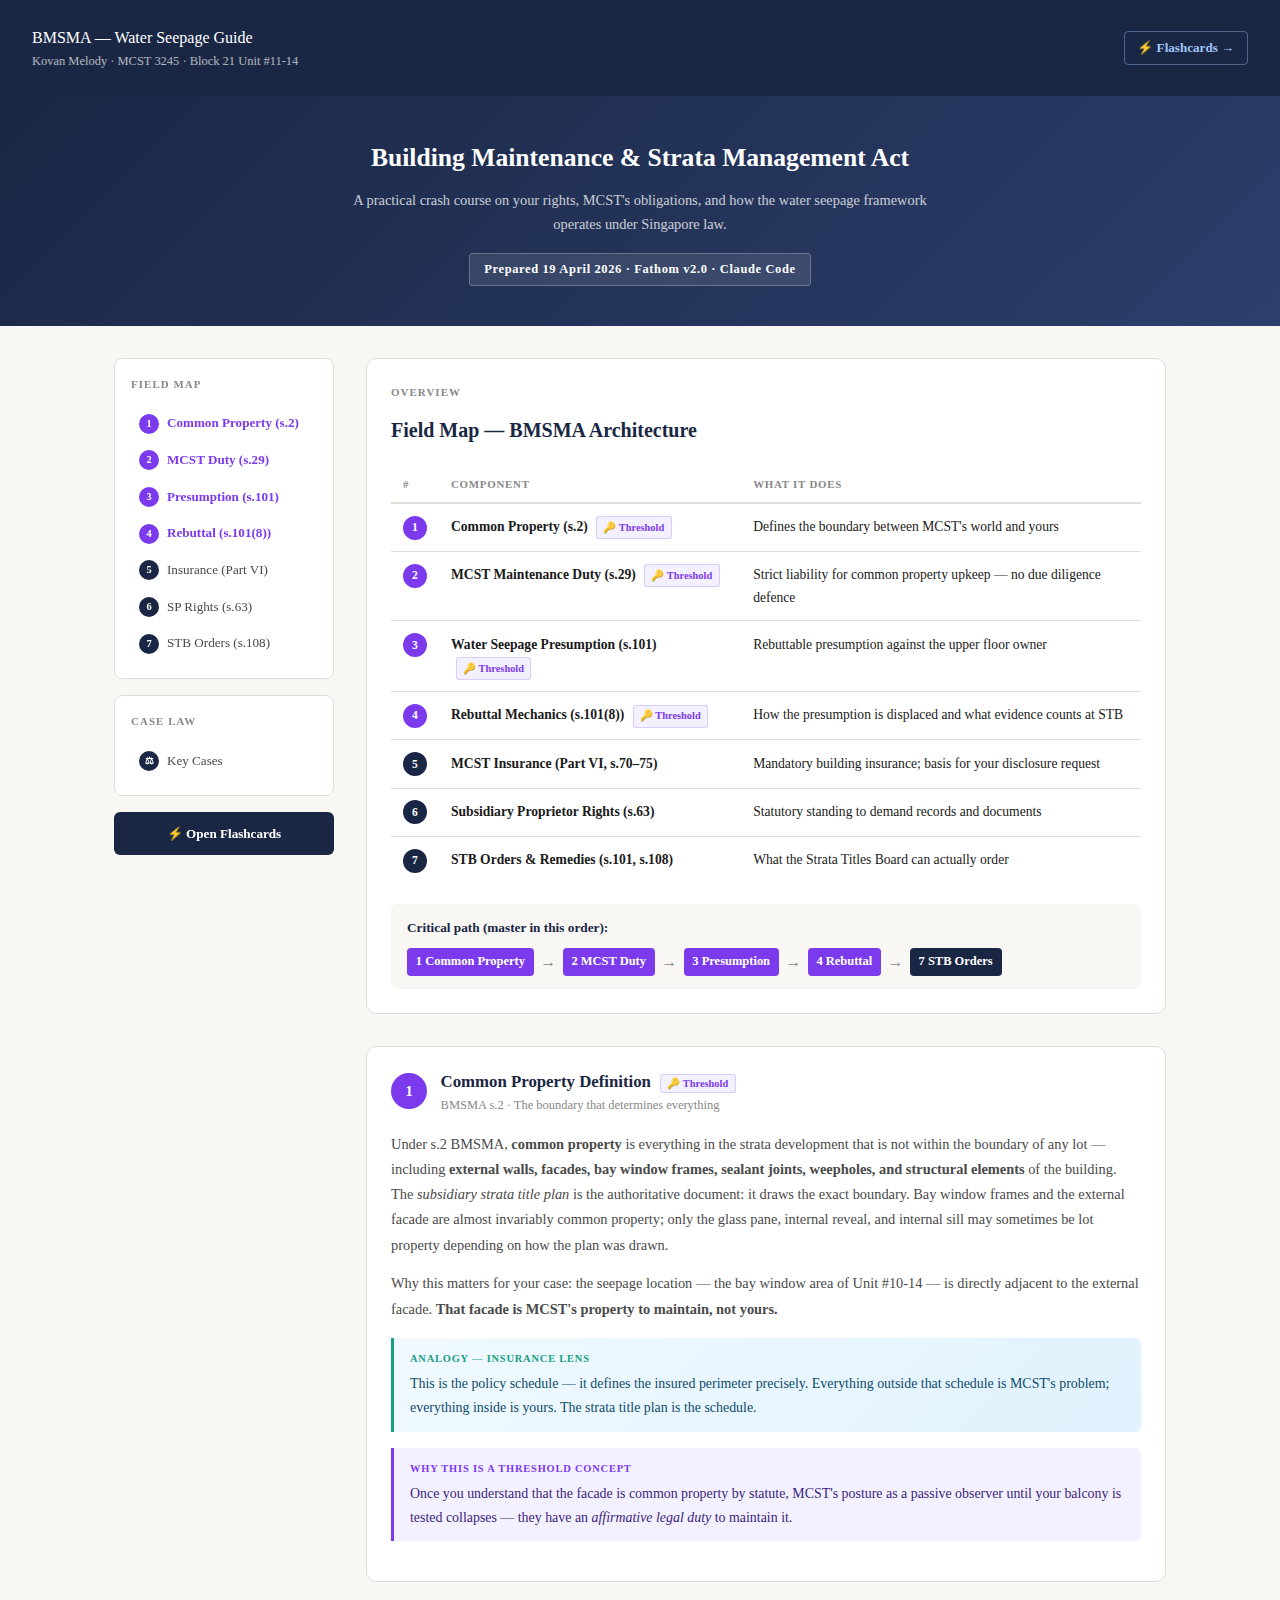
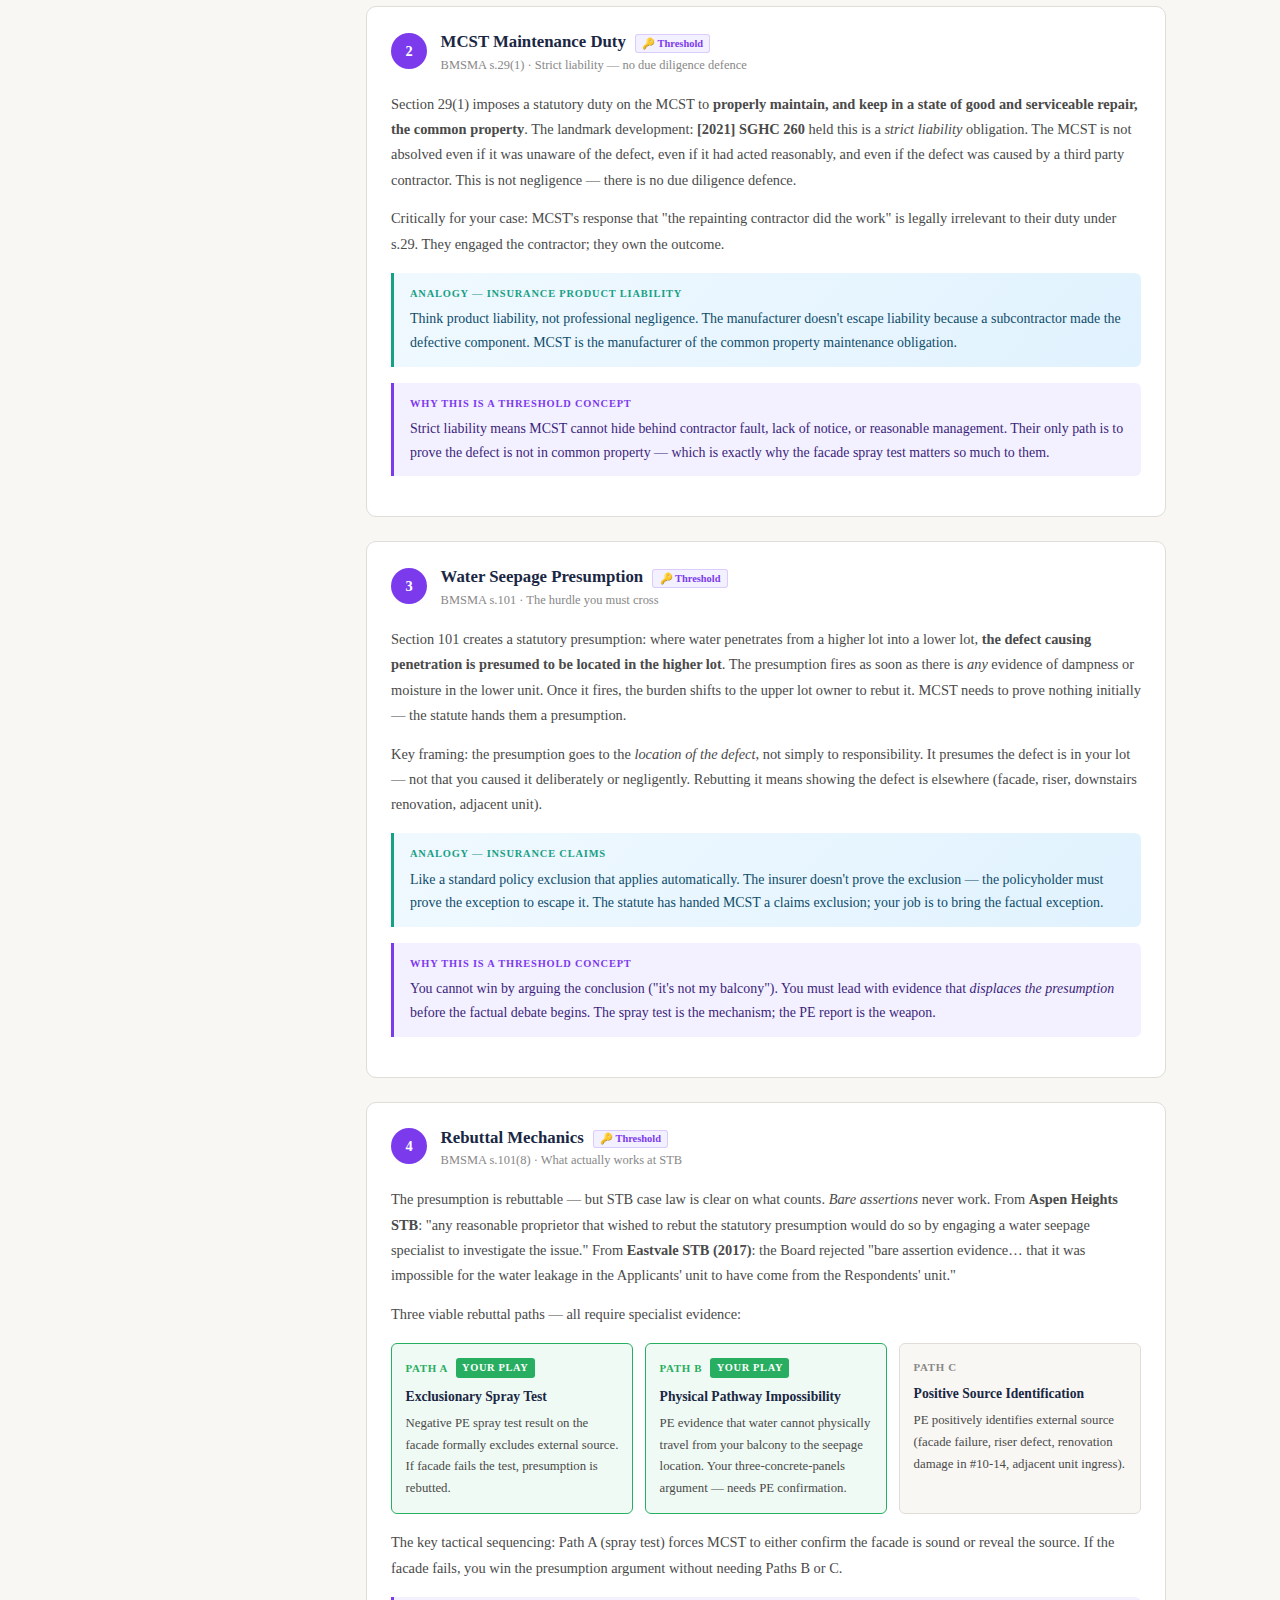
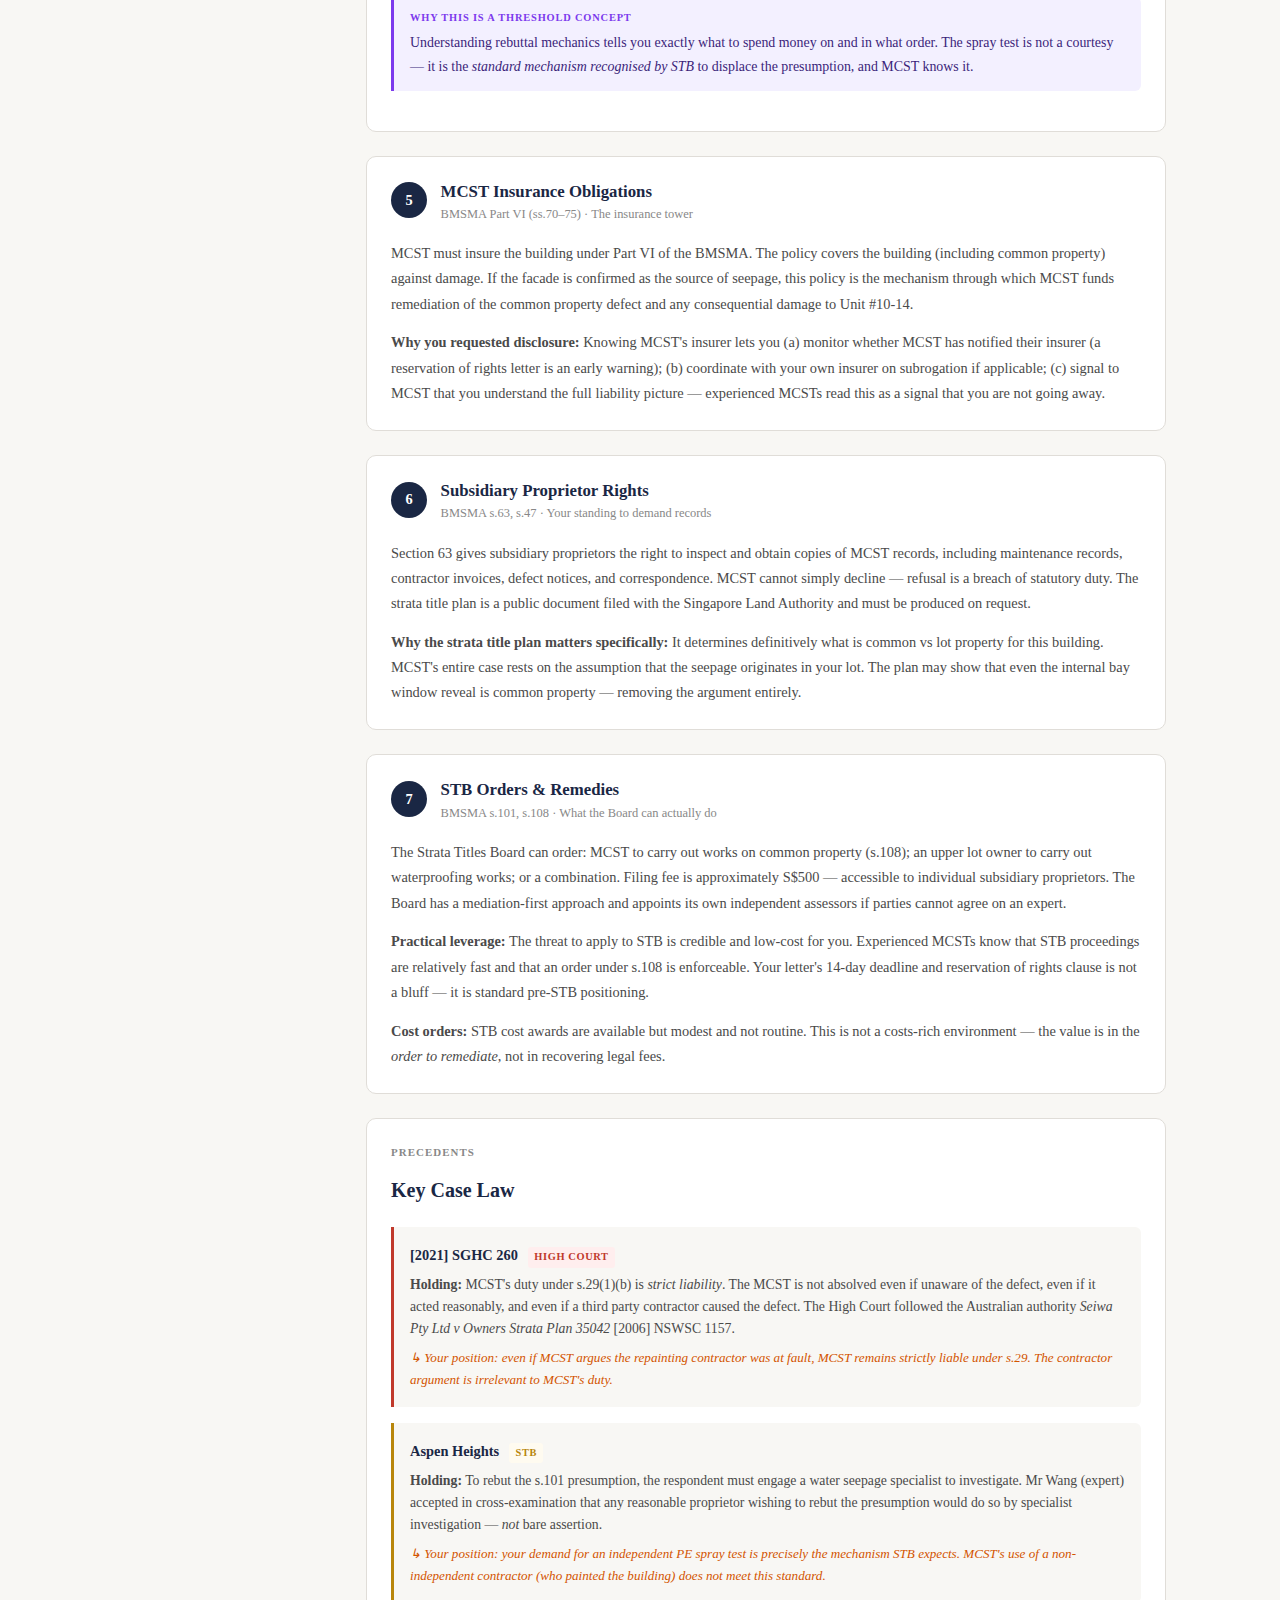
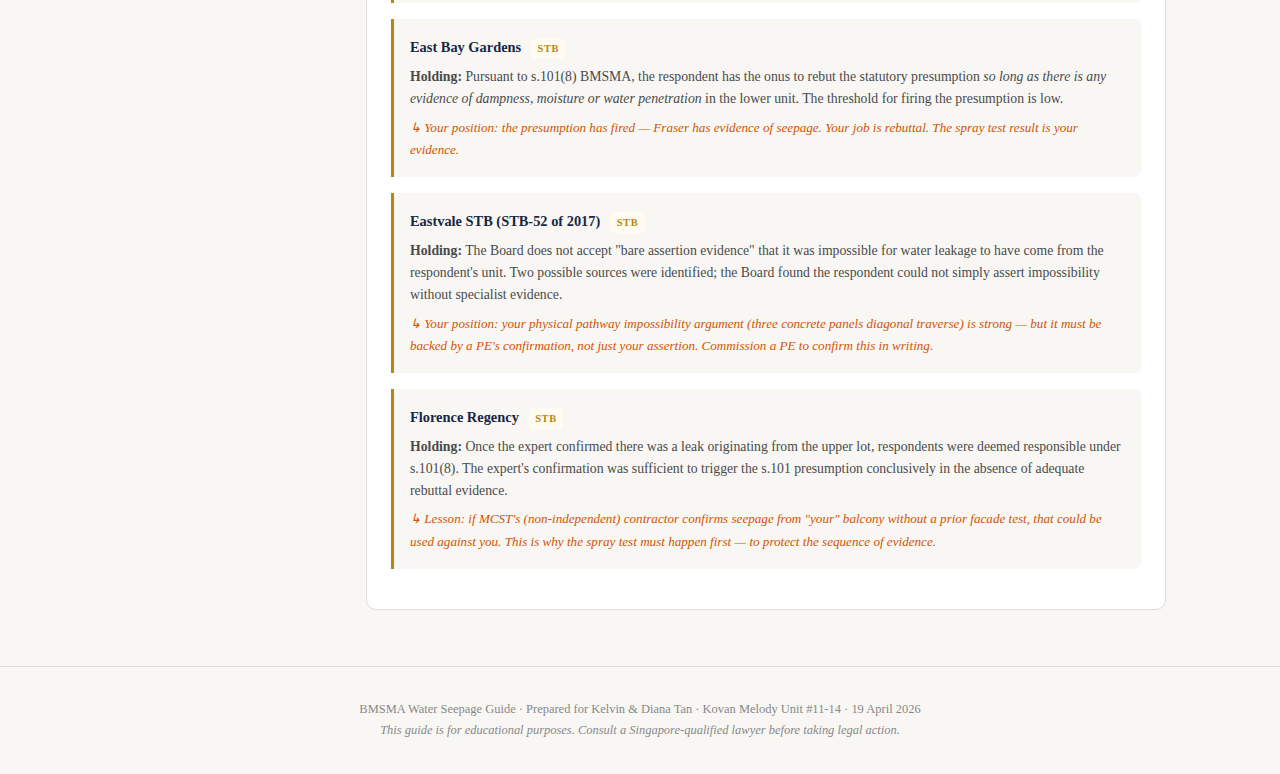
<file: bmsma-guide/index.html>
<!DOCTYPE html>
<html lang="en">
<head>
<meta charset="UTF-8">
<meta name="viewport" content="width=device-width, initial-scale=1.0">
<title>BMSMA Guide — Water Seepage | Kovan Melody</title>
<style>
  :root {
    --navy: #1a2744;
    --red: #c0392b;
    --gold: #b8860b;
    --bg: #f8f7f4;
    --bg-card: #ffffff;
    --border: #e0ddd8;
    --text: #1a1a1a;
    --text-sec: #4a4a4a;
    --text-muted: #888;
    --green: #27ae60;
    --amber: #d35400;
    --teal: #16a085;
    --pill-key: #7c3aed;
    --pill-key-bg: #f3f0ff;
  }

  * { box-sizing: border-box; margin: 0; padding: 0; }

  body {
    font-family: -apple-system, BlinkMacSystemFont, "Segoe UI", Georgia, serif;
    background: var(--bg);
    color: var(--text);
    line-height: 1.7;
  }

  /* Header */
  .site-header {
    background: var(--navy);
    color: #fff;
    padding: 1.5rem 2rem;
    display: flex;
    justify-content: space-between;
    align-items: center;
    flex-wrap: wrap;
    gap: 0.75rem;
  }

  .site-header h1 { font-size: 1.15rem; font-weight: 700; letter-spacing: 0.01em; }
  .site-header .meta { font-size: 0.78rem; opacity: 0.65; }
  .site-header a { color: #a0c4f8; text-decoration: none; font-size: 0.82rem; font-weight: 600; border: 1px solid rgba(160,196,248,0.4); padding: 0.3rem 0.8rem; border-radius: 4px; }
  .site-header a:hover { background: rgba(160,196,248,0.15); }

  /* Banner */
  .banner {
    background: linear-gradient(135deg, #1a2744 0%, #2c3e6b 100%);
    color: #fff;
    padding: 2.5rem 2rem;
    text-align: center;
  }
  .banner h2 { font-size: 1.6rem; margin-bottom: 0.5rem; }
  .banner p { font-size: 0.9rem; opacity: 0.75; max-width: 600px; margin: 0 auto; }
  .banner .case-ref {
    display: inline-block;
    margin-top: 1rem;
    background: rgba(255,255,255,0.1);
    border: 1px solid rgba(255,255,255,0.25);
    border-radius: 4px;
    padding: 0.3rem 0.9rem;
    font-size: 0.78rem;
    font-weight: 600;
    letter-spacing: 0.05em;
  }

  /* Layout */
  .layout {
    max-width: 1100px;
    margin: 2rem auto;
    padding: 0 1.5rem;
    display: grid;
    grid-template-columns: 220px 1fr;
    gap: 2rem;
  }

  @media (max-width: 768px) {
    .layout { grid-template-columns: 1fr; }
    .sidebar { display: none; }
  }

  /* Sidebar */
  .sidebar {
    position: sticky;
    top: 1.5rem;
    height: fit-content;
  }

  .sidebar-box {
    background: var(--bg-card);
    border: 1px solid var(--border);
    border-radius: 8px;
    padding: 1rem;
    margin-bottom: 1rem;
  }

  .sidebar-title {
    font-size: 0.68rem;
    font-weight: 700;
    text-transform: uppercase;
    letter-spacing: 0.1em;
    color: var(--text-muted);
    margin-bottom: 0.75rem;
  }

  .sidebar-link {
    display: flex;
    align-items: center;
    gap: 0.5rem;
    padding: 0.45rem 0.5rem;
    border-radius: 5px;
    text-decoration: none;
    color: var(--text-sec);
    font-size: 0.82rem;
    transition: background 0.15s;
    cursor: pointer;
  }

  .sidebar-link:hover { background: var(--bg); }
  .sidebar-link.key { color: var(--pill-key); font-weight: 600; }

  .sidebar-link .num {
    background: var(--navy);
    color: #fff;
    width: 20px;
    height: 20px;
    border-radius: 50%;
    font-size: 0.65rem;
    font-weight: 700;
    display: flex;
    align-items: center;
    justify-content: center;
    flex-shrink: 0;
  }

  .sidebar-link.key .num { background: var(--pill-key); }

  .flash-btn {
    display: block;
    background: var(--navy);
    color: #fff;
    text-align: center;
    padding: 0.65rem;
    border-radius: 6px;
    text-decoration: none;
    font-size: 0.82rem;
    font-weight: 600;
    transition: background 0.15s;
  }
  .flash-btn:hover { background: #2c3e6b; }

  /* Content */
  .content {}

  /* Field Map */
  .field-map {
    background: var(--bg-card);
    border: 1px solid var(--border);
    border-radius: 10px;
    padding: 1.5rem;
    margin-bottom: 2rem;
  }

  .section-label {
    font-size: 0.68rem;
    font-weight: 700;
    text-transform: uppercase;
    letter-spacing: 0.1em;
    color: var(--text-muted);
    margin-bottom: 0.75rem;
  }

  .section-title {
    font-size: 1.25rem;
    font-weight: 700;
    color: var(--navy);
    margin-bottom: 1.25rem;
  }

  .arch-table {
    width: 100%;
    border-collapse: collapse;
    font-size: 0.85rem;
  }

  .arch-table th {
    text-align: left;
    font-size: 0.68rem;
    text-transform: uppercase;
    letter-spacing: 0.07em;
    color: var(--text-muted);
    padding: 0.5rem 0.75rem;
    border-bottom: 2px solid var(--border);
  }

  .arch-table td { padding: 0.7rem 0.75rem; border-bottom: 1px solid var(--border); vertical-align: top; }
  .arch-table tr:last-child td { border-bottom: none; }
  .arch-table tr:hover td { background: var(--bg); }

  .comp-num {
    background: var(--navy);
    color: #fff;
    width: 24px;
    height: 24px;
    border-radius: 50%;
    font-size: 0.72rem;
    font-weight: 700;
    display: inline-flex;
    align-items: center;
    justify-content: center;
  }

  .comp-num.key { background: var(--pill-key); }

  .badge-key {
    display: inline-block;
    background: var(--pill-key-bg);
    color: var(--pill-key);
    border: 1px solid rgba(124,58,237,0.2);
    border-radius: 3px;
    font-size: 0.65rem;
    font-weight: 700;
    padding: 0.1rem 0.4rem;
    margin-left: 0.3rem;
    vertical-align: middle;
  }

  .dep-path {
    background: var(--bg);
    border-radius: 6px;
    padding: 0.85rem 1rem;
    margin-top: 1.25rem;
    font-size: 0.83rem;
  }

  .dep-path strong { color: var(--navy); }

  .crit-path {
    display: flex;
    align-items: center;
    gap: 0.4rem;
    flex-wrap: wrap;
    margin-top: 0.5rem;
  }

  .crit-arrow { color: var(--text-muted); font-size: 1rem; }

  .crit-pill {
    background: var(--navy);
    color: #fff;
    border-radius: 4px;
    padding: 0.2rem 0.55rem;
    font-size: 0.78rem;
    font-weight: 600;
  }

  .crit-pill.key { background: var(--pill-key); }

  /* Component sections */
  .component {
    background: var(--bg-card);
    border: 1px solid var(--border);
    border-radius: 10px;
    padding: 1.5rem;
    margin-bottom: 1.5rem;
    scroll-margin-top: 1rem;
  }

  .component-header {
    display: flex;
    align-items: flex-start;
    gap: 0.85rem;
    margin-bottom: 1rem;
  }

  .comp-num-lg {
    background: var(--navy);
    color: #fff;
    width: 36px;
    height: 36px;
    border-radius: 50%;
    font-size: 0.9rem;
    font-weight: 700;
    display: flex;
    align-items: center;
    justify-content: center;
    flex-shrink: 0;
    margin-top: 0.1rem;
  }

  .comp-num-lg.key { background: var(--pill-key); }

  .comp-title {
    font-size: 1.05rem;
    font-weight: 700;
    color: var(--navy);
    line-height: 1.3;
  }

  .comp-subtitle {
    font-size: 0.78rem;
    color: var(--text-muted);
    margin-top: 0.1rem;
  }

  .comp-body {
    font-size: 0.9rem;
    color: var(--text-sec);
    line-height: 1.75;
  }

  .comp-body p { margin-bottom: 0.85rem; }
  .comp-body p:last-child { margin-bottom: 0; }

  .analogy-box {
    background: linear-gradient(135deg, #f0f9ff 0%, #e0f2fe 100%);
    border-left: 3px solid var(--teal);
    border-radius: 0 6px 6px 0;
    padding: 0.75rem 1rem;
    margin: 1rem 0;
    font-size: 0.87rem;
    color: #0e4c6a;
  }

  .analogy-box .label {
    font-size: 0.65rem;
    font-weight: 700;
    text-transform: uppercase;
    letter-spacing: 0.08em;
    color: var(--teal);
    margin-bottom: 0.3rem;
  }

  .portal-box {
    background: var(--pill-key-bg);
    border-left: 3px solid var(--pill-key);
    border-radius: 0 6px 6px 0;
    padding: 0.75rem 1rem;
    margin: 1rem 0;
    font-size: 0.87rem;
    color: #3b1f7a;
  }

  .portal-box .label {
    font-size: 0.65rem;
    font-weight: 700;
    text-transform: uppercase;
    letter-spacing: 0.08em;
    color: var(--pill-key);
    margin-bottom: 0.3rem;
  }

  .case-box {
    background: #fffbf0;
    border: 1px solid #e8d87a;
    border-radius: 6px;
    padding: 0.85rem 1rem;
    margin: 1rem 0;
    font-size: 0.85rem;
  }

  .case-box .case-title {
    font-weight: 700;
    color: var(--gold);
    font-size: 0.8rem;
    margin-bottom: 0.3rem;
  }

  .kelvin-tag {
    display: inline-block;
    background: #fef3e2;
    color: var(--amber);
    border: 1px solid rgba(211,84,0,0.2);
    border-radius: 3px;
    font-size: 0.68rem;
    font-weight: 700;
    text-transform: uppercase;
    letter-spacing: 0.05em;
    padding: 0.1rem 0.45rem;
    margin-left: 0.3rem;
    vertical-align: middle;
  }

  /* Rebuttal paths */
  .rebuttal-grid {
    display: grid;
    grid-template-columns: repeat(auto-fit, minmax(200px, 1fr));
    gap: 0.75rem;
    margin: 1rem 0;
  }

  .rebuttal-card {
    background: var(--bg);
    border: 1px solid var(--border);
    border-radius: 6px;
    padding: 0.85rem;
  }

  .rebuttal-card.active { border-color: var(--green); background: #f0faf4; }

  .rebuttal-card .path-label {
    font-size: 0.68rem;
    font-weight: 700;
    text-transform: uppercase;
    letter-spacing: 0.06em;
    color: var(--text-muted);
    margin-bottom: 0.4rem;
  }

  .rebuttal-card.active .path-label { color: var(--green); }

  .rebuttal-card .path-title { font-size: 0.85rem; font-weight: 700; margin-bottom: 0.3rem; color: var(--navy); }
  .rebuttal-card .path-desc { font-size: 0.8rem; color: var(--text-sec); }

  .active-badge {
    display: inline-block;
    background: var(--green);
    color: #fff;
    font-size: 0.65rem;
    font-weight: 700;
    padding: 0.1rem 0.4rem;
    border-radius: 3px;
    margin-left: 0.3rem;
  }

  /* Case law section */
  .case-law {
    background: var(--bg-card);
    border: 1px solid var(--border);
    border-radius: 10px;
    padding: 1.5rem;
    margin-bottom: 1.5rem;
  }

  .case-entry {
    padding: 1rem;
    border-left: 3px solid var(--border);
    margin-bottom: 1rem;
    background: var(--bg);
    border-radius: 0 6px 6px 0;
  }

  .case-entry.landmark { border-left-color: var(--red); }
  .case-entry.stb { border-left-color: var(--gold); }

  .case-entry .cite { font-weight: 700; font-size: 0.9rem; color: var(--navy); }
  .case-entry .type-badge {
    display: inline-block;
    font-size: 0.65rem;
    font-weight: 700;
    text-transform: uppercase;
    letter-spacing: 0.06em;
    padding: 0.1rem 0.4rem;
    border-radius: 3px;
    margin-left: 0.4rem;
    vertical-align: middle;
  }
  .case-entry.landmark .type-badge { background: #fee; color: var(--red); }
  .case-entry.stb .type-badge { background: #fffbf0; color: var(--gold); }

  .case-entry .holding { font-size: 0.86rem; color: var(--text-sec); margin-top: 0.4rem; line-height: 1.6; }
  .case-entry .kelvin-imp { font-size: 0.82rem; color: var(--amber); margin-top: 0.4rem; font-style: italic; }

  /* Footer */
  footer {
    text-align: center;
    padding: 2rem;
    font-size: 0.78rem;
    color: var(--text-muted);
    border-top: 1px solid var(--border);
    margin-top: 2rem;
  }

  /* Responsive */
  @media (max-width: 600px) {
    .rebuttal-grid { grid-template-columns: 1fr; }
    .banner h2 { font-size: 1.2rem; }
  }
</style>
</head>
<body>

<header class="site-header">
  <div>
    <div class="h1">BMSMA — Water Seepage Guide</div>
    <div class="meta">Kovan Melody · MCST 3245 · Block 21 Unit #11-14</div>
  </div>
  <a href="flashcards.html">⚡ Flashcards →</a>
</header>

<div class="banner">
  <h2>Building Maintenance & Strata Management Act</h2>
  <p>A practical crash course on your rights, MCST's obligations, and how the water seepage framework operates under Singapore law.</p>
  <div class="case-ref">Prepared 19 April 2026 · Fathom v2.0 · Claude Code</div>
</div>

<div class="layout">

  <!-- Sidebar -->
  <nav class="sidebar">
    <div class="sidebar-box">
      <div class="sidebar-title">Field Map</div>
      <a class="sidebar-link key" href="#c1"><span class="num key">1</span> Common Property (s.2)</a>
      <a class="sidebar-link key" href="#c2"><span class="num key">2</span> MCST Duty (s.29)</a>
      <a class="sidebar-link key" href="#c3"><span class="num key">3</span> Presumption (s.101)</a>
      <a class="sidebar-link key" href="#c4"><span class="num key">4</span> Rebuttal (s.101(8))</a>
      <a class="sidebar-link" href="#c5"><span class="num">5</span> Insurance (Part VI)</a>
      <a class="sidebar-link" href="#c6"><span class="num">6</span> SP Rights (s.63)</a>
      <a class="sidebar-link" href="#c7"><span class="num">7</span> STB Orders (s.108)</a>
    </div>
    <div class="sidebar-box">
      <div class="sidebar-title">Case Law</div>
      <a class="sidebar-link" href="#cases"><span class="num">⚖</span> Key Cases</a>
    </div>
    <a class="flash-btn" href="flashcards.html">⚡ Open Flashcards</a>
  </nav>

  <!-- Main content -->
  <main class="content">

    <!-- Field Map -->
    <div class="field-map">
      <div class="section-label">Overview</div>
      <div class="section-title">Field Map — BMSMA Architecture</div>
      <table class="arch-table">
        <thead>
          <tr>
            <th>#</th>
            <th>Component</th>
            <th>What it does</th>
          </tr>
        </thead>
        <tbody>
          <tr>
            <td><span class="comp-num key">1</span></td>
            <td><strong>Common Property (s.2)</strong> <span class="badge-key">🔑 Threshold</span></td>
            <td>Defines the boundary between MCST's world and yours</td>
          </tr>
          <tr>
            <td><span class="comp-num key">2</span></td>
            <td><strong>MCST Maintenance Duty (s.29)</strong> <span class="badge-key">🔑 Threshold</span></td>
            <td>Strict liability for common property upkeep — no due diligence defence</td>
          </tr>
          <tr>
            <td><span class="comp-num key">3</span></td>
            <td><strong>Water Seepage Presumption (s.101)</strong> <span class="badge-key">🔑 Threshold</span></td>
            <td>Rebuttable presumption against the upper floor owner</td>
          </tr>
          <tr>
            <td><span class="comp-num key">4</span></td>
            <td><strong>Rebuttal Mechanics (s.101(8))</strong> <span class="badge-key">🔑 Threshold</span></td>
            <td>How the presumption is displaced and what evidence counts at STB</td>
          </tr>
          <tr>
            <td><span class="comp-num">5</span></td>
            <td><strong>MCST Insurance (Part VI, s.70–75)</strong></td>
            <td>Mandatory building insurance; basis for your disclosure request</td>
          </tr>
          <tr>
            <td><span class="comp-num">6</span></td>
            <td><strong>Subsidiary Proprietor Rights (s.63)</strong></td>
            <td>Statutory standing to demand records and documents</td>
          </tr>
          <tr>
            <td><span class="comp-num">7</span></td>
            <td><strong>STB Orders &amp; Remedies (s.101, s.108)</strong></td>
            <td>What the Strata Titles Board can actually order</td>
          </tr>
        </tbody>
      </table>

      <div class="dep-path">
        <strong>Critical path (master in this order):</strong>
        <div class="crit-path">
          <span class="crit-pill key">1 Common Property</span>
          <span class="crit-arrow">→</span>
          <span class="crit-pill key">2 MCST Duty</span>
          <span class="crit-arrow">→</span>
          <span class="crit-pill key">3 Presumption</span>
          <span class="crit-arrow">→</span>
          <span class="crit-pill key">4 Rebuttal</span>
          <span class="crit-arrow">→</span>
          <span class="crit-pill">7 STB Orders</span>
        </div>
      </div>
    </div>

    <!-- Component 1 -->
    <div class="component" id="c1">
      <div class="component-header">
        <div class="comp-num-lg key">1</div>
        <div>
          <div class="comp-title">Common Property Definition <span class="badge-key">🔑 Threshold</span></div>
          <div class="comp-subtitle">BMSMA s.2 · The boundary that determines everything</div>
        </div>
      </div>
      <div class="comp-body">
        <p>Under s.2 BMSMA, <strong>common property</strong> is everything in the strata development that is not within the boundary of any lot — including <strong>external walls, facades, bay window frames, sealant joints, weepholes, and structural elements</strong> of the building. The <em>subsidiary strata title plan</em> is the authoritative document: it draws the exact boundary. Bay window frames and the external facade are almost invariably common property; only the glass pane, internal reveal, and internal sill may sometimes be lot property depending on how the plan was drawn.</p>
        <p>Why this matters for your case: the seepage location — the bay window area of Unit #10-14 — is directly adjacent to the external facade. <strong>That facade is MCST's property to maintain, not yours.</strong></p>
      </div>
      <div class="analogy-box">
        <div class="label">Analogy — Insurance lens</div>
        This is the policy schedule — it defines the insured perimeter precisely. Everything outside that schedule is MCST's problem; everything inside is yours. The strata title plan is the schedule.
      </div>
      <div class="portal-box">
        <div class="label">Why this is a threshold concept</div>
        Once you understand that the facade is common property by statute, MCST's posture as a passive observer until your balcony is tested collapses — they have an <em>affirmative legal duty</em> to maintain it.
      </div>
    </div>

    <!-- Component 2 -->
    <div class="component" id="c2">
      <div class="component-header">
        <div class="comp-num-lg key">2</div>
        <div>
          <div class="comp-title">MCST Maintenance Duty <span class="badge-key">🔑 Threshold</span></div>
          <div class="comp-subtitle">BMSMA s.29(1) · Strict liability — no due diligence defence</div>
        </div>
      </div>
      <div class="comp-body">
        <p>Section 29(1) imposes a statutory duty on the MCST to <strong>properly maintain, and keep in a state of good and serviceable repair, the common property</strong>. The landmark development: <strong>[2021] SGHC 260</strong> held this is a <em>strict liability</em> obligation. The MCST is not absolved even if it was unaware of the defect, even if it had acted reasonably, and even if the defect was caused by a third party contractor. This is not negligence — there is no due diligence defence.</p>
        <p>Critically for your case: MCST's response that "the repainting contractor did the work" is legally irrelevant to their duty under s.29. They engaged the contractor; they own the outcome.</p>
      </div>
      <div class="analogy-box">
        <div class="label">Analogy — Insurance product liability</div>
        Think product liability, not professional negligence. The manufacturer doesn't escape liability because a subcontractor made the defective component. MCST is the manufacturer of the common property maintenance obligation.
      </div>
      <div class="portal-box">
        <div class="label">Why this is a threshold concept</div>
        Strict liability means MCST cannot hide behind contractor fault, lack of notice, or reasonable management. Their only path is to prove the defect is not in common property — which is exactly why the facade spray test matters so much to them.
      </div>
    </div>

    <!-- Component 3 -->
    <div class="component" id="c3">
      <div class="component-header">
        <div class="comp-num-lg key">3</div>
        <div>
          <div class="comp-title">Water Seepage Presumption <span class="badge-key">🔑 Threshold</span></div>
          <div class="comp-subtitle">BMSMA s.101 · The hurdle you must cross</div>
        </div>
      </div>
      <div class="comp-body">
        <p>Section 101 creates a statutory presumption: where water penetrates from a higher lot into a lower lot, <strong>the defect causing penetration is presumed to be located in the higher lot</strong>. The presumption fires as soon as there is <em>any</em> evidence of dampness or moisture in the lower unit. Once it fires, the burden shifts to the upper lot owner to rebut it. MCST needs to prove nothing initially — the statute hands them a presumption.</p>
        <p>Key framing: the presumption goes to the <em>location of the defect</em>, not simply to responsibility. It presumes the defect is in your lot — not that you caused it deliberately or negligently. Rebutting it means showing the defect is elsewhere (facade, riser, downstairs renovation, adjacent unit).</p>
      </div>
      <div class="analogy-box">
        <div class="label">Analogy — Insurance claims</div>
        Like a standard policy exclusion that applies automatically. The insurer doesn't prove the exclusion — the policyholder must prove the exception to escape it. The statute has handed MCST a claims exclusion; your job is to bring the factual exception.
      </div>
      <div class="portal-box">
        <div class="label">Why this is a threshold concept</div>
        You cannot win by arguing the conclusion ("it's not my balcony"). You must lead with evidence that <em>displaces the presumption</em> before the factual debate begins. The spray test is the mechanism; the PE report is the weapon.
      </div>
    </div>

    <!-- Component 4 -->
    <div class="component" id="c4">
      <div class="component-header">
        <div class="comp-num-lg key">4</div>
        <div>
          <div class="comp-title">Rebuttal Mechanics <span class="badge-key">🔑 Threshold</span></div>
          <div class="comp-subtitle">BMSMA s.101(8) · What actually works at STB</div>
        </div>
      </div>
      <div class="comp-body">
        <p>The presumption is rebuttable — but STB case law is clear on what counts. <em>Bare assertions</em> never work. From <strong>Aspen Heights STB</strong>: "any reasonable proprietor that wished to rebut the statutory presumption would do so by engaging a water seepage specialist to investigate the issue." From <strong>Eastvale STB (2017)</strong>: the Board rejected "bare assertion evidence… that it was impossible for the water leakage in the Applicants' unit to have come from the Respondents' unit."</p>
        <p>Three viable rebuttal paths — all require specialist evidence:</p>
      </div>
      <div class="rebuttal-grid">
        <div class="rebuttal-card active">
          <div class="path-label">Path A <span class="active-badge">YOUR PLAY</span></div>
          <div class="path-title">Exclusionary Spray Test</div>
          <div class="path-desc">Negative PE spray test result on the facade formally excludes external source. If facade fails the test, presumption is rebutted.</div>
        </div>
        <div class="rebuttal-card active">
          <div class="path-label">Path B <span class="active-badge">YOUR PLAY</span></div>
          <div class="path-title">Physical Pathway Impossibility</div>
          <div class="path-desc">PE evidence that water cannot physically travel from your balcony to the seepage location. Your three-concrete-panels argument — needs PE confirmation.</div>
        </div>
        <div class="rebuttal-card">
          <div class="path-label">Path C</div>
          <div class="path-title">Positive Source Identification</div>
          <div class="path-desc">PE positively identifies external source (facade failure, riser defect, renovation damage in #10-14, adjacent unit ingress).</div>
        </div>
      </div>
      <div class="comp-body" style="margin-top:1rem;">
        <p>The key tactical sequencing: Path A (spray test) forces MCST to either confirm the facade is sound or reveal the source. If the facade fails, you win the presumption argument without needing Paths B or C.</p>
      </div>
      <div class="portal-box">
        <div class="label">Why this is a threshold concept</div>
        Understanding rebuttal mechanics tells you exactly what to spend money on and in what order. The spray test is not a courtesy — it is the <em>standard mechanism recognised by STB</em> to displace the presumption, and MCST knows it.
      </div>
    </div>

    <!-- Component 5 -->
    <div class="component" id="c5">
      <div class="component-header">
        <div class="comp-num-lg">5</div>
        <div>
          <div class="comp-title">MCST Insurance Obligations</div>
          <div class="comp-subtitle">BMSMA Part VI (ss.70–75) · The insurance tower</div>
        </div>
      </div>
      <div class="comp-body">
        <p>MCST must insure the building under Part VI of the BMSMA. The policy covers the building (including common property) against damage. If the facade is confirmed as the source of seepage, this policy is the mechanism through which MCST funds remediation of the common property defect and any consequential damage to Unit #10-14.</p>
        <p><strong>Why you requested disclosure:</strong> Knowing MCST's insurer lets you (a) monitor whether MCST has notified their insurer (a reservation of rights letter is an early warning); (b) coordinate with your own insurer on subrogation if applicable; (c) signal to MCST that you understand the full liability picture — experienced MCSTs read this as a signal that you are not going away.</p>
      </div>
    </div>

    <!-- Component 6 -->
    <div class="component" id="c6">
      <div class="component-header">
        <div class="comp-num-lg">6</div>
        <div>
          <div class="comp-title">Subsidiary Proprietor Rights</div>
          <div class="comp-subtitle">BMSMA s.63, s.47 · Your standing to demand records</div>
        </div>
      </div>
      <div class="comp-body">
        <p>Section 63 gives subsidiary proprietors the right to inspect and obtain copies of MCST records, including maintenance records, contractor invoices, defect notices, and correspondence. MCST cannot simply decline — refusal is a breach of statutory duty. The strata title plan is a public document filed with the Singapore Land Authority and must be produced on request.</p>
        <p><strong>Why the strata title plan matters specifically:</strong> It determines definitively what is common vs lot property for this building. MCST's entire case rests on the assumption that the seepage originates in your lot. The plan may show that even the internal bay window reveal is common property — removing the argument entirely.</p>
      </div>
    </div>

    <!-- Component 7 -->
    <div class="component" id="c7">
      <div class="component-header">
        <div class="comp-num-lg">7</div>
        <div>
          <div class="comp-title">STB Orders &amp; Remedies</div>
          <div class="comp-subtitle">BMSMA s.101, s.108 · What the Board can actually do</div>
        </div>
      </div>
      <div class="comp-body">
        <p>The Strata Titles Board can order: MCST to carry out works on common property (s.108); an upper lot owner to carry out waterproofing works; or a combination. Filing fee is approximately S$500 — accessible to individual subsidiary proprietors. The Board has a mediation-first approach and appoints its own independent assessors if parties cannot agree on an expert.</p>
        <p><strong>Practical leverage:</strong> The threat to apply to STB is credible and low-cost for you. Experienced MCSTs know that STB proceedings are relatively fast and that an order under s.108 is enforceable. Your letter's 14-day deadline and reservation of rights clause is not a bluff — it is standard pre-STB positioning.</p>
        <p><strong>Cost orders:</strong> STB cost awards are available but modest and not routine. This is not a costs-rich environment — the value is in the <em>order to remediate</em>, not in recovering legal fees.</p>
      </div>
    </div>

    <!-- Case Law -->
    <div class="case-law" id="cases">
      <div class="section-label">Precedents</div>
      <div class="section-title">Key Case Law</div>

      <div class="case-entry landmark">
        <div class="cite">[2021] SGHC 260 <span class="type-badge">High Court</span></div>
        <div class="holding"><strong>Holding:</strong> MCST's duty under s.29(1)(b) is <em>strict liability</em>. The MCST is not absolved even if unaware of the defect, even if it acted reasonably, and even if a third party contractor caused the defect. The High Court followed the Australian authority <em>Seiwa Pty Ltd v Owners Strata Plan 35042</em> [2006] NSWSC 1157.</div>
        <div class="kelvin-imp">↳ Your position: even if MCST argues the repainting contractor was at fault, MCST remains strictly liable under s.29. The contractor argument is irrelevant to MCST's duty.</div>
      </div>

      <div class="case-entry stb">
        <div class="cite">Aspen Heights <span class="type-badge">STB</span></div>
        <div class="holding"><strong>Holding:</strong> To rebut the s.101 presumption, the respondent must engage a water seepage specialist to investigate. Mr Wang (expert) accepted in cross-examination that any reasonable proprietor wishing to rebut the presumption would do so by specialist investigation — <em>not</em> bare assertion.</div>
        <div class="kelvin-imp">↳ Your position: your demand for an independent PE spray test is precisely the mechanism STB expects. MCST's use of a non-independent contractor (who painted the building) does not meet this standard.</div>
      </div>

      <div class="case-entry stb">
        <div class="cite">East Bay Gardens <span class="type-badge">STB</span></div>
        <div class="holding"><strong>Holding:</strong> Pursuant to s.101(8) BMSMA, the respondent has the onus to rebut the statutory presumption <em>so long as there is any evidence of dampness, moisture or water penetration</em> in the lower unit. The threshold for firing the presumption is low.</div>
        <div class="kelvin-imp">↳ Your position: the presumption has fired — Fraser has evidence of seepage. Your job is rebuttal. The spray test result is your evidence.</div>
      </div>

      <div class="case-entry stb">
        <div class="cite">Eastvale STB (STB-52 of 2017) <span class="type-badge">STB</span></div>
        <div class="holding"><strong>Holding:</strong> The Board does not accept "bare assertion evidence" that it was impossible for water leakage to have come from the respondent's unit. Two possible sources were identified; the Board found the respondent could not simply assert impossibility without specialist evidence.</div>
        <div class="kelvin-imp">↳ Your position: your physical pathway impossibility argument (three concrete panels diagonal traverse) is strong — <em>but it must be backed by a PE's confirmation</em>, not just your assertion. Commission a PE to confirm this in writing.</div>
      </div>

      <div class="case-entry stb">
        <div class="cite">Florence Regency <span class="type-badge">STB</span></div>
        <div class="holding"><strong>Holding:</strong> Once the expert confirmed there was a leak originating from the upper lot, respondents were deemed responsible under s.101(8). The expert's confirmation was sufficient to trigger the s.101 presumption conclusively in the absence of adequate rebuttal evidence.</div>
        <div class="kelvin-imp">↳ Lesson: if MCST's (non-independent) contractor confirms seepage from "your" balcony without a prior facade test, that could be used against you. This is why the spray test must happen first — to protect the sequence of evidence.</div>
      </div>
    </div>

  </main>
</div>

<footer>
  BMSMA Water Seepage Guide · Prepared for Kelvin &amp; Diana Tan · Kovan Melody Unit #11-14 · 19 April 2026<br>
  <em>This guide is for educational purposes. Consult a Singapore-qualified lawyer before taking legal action.</em>
</footer>

</body>
</html>
</file>
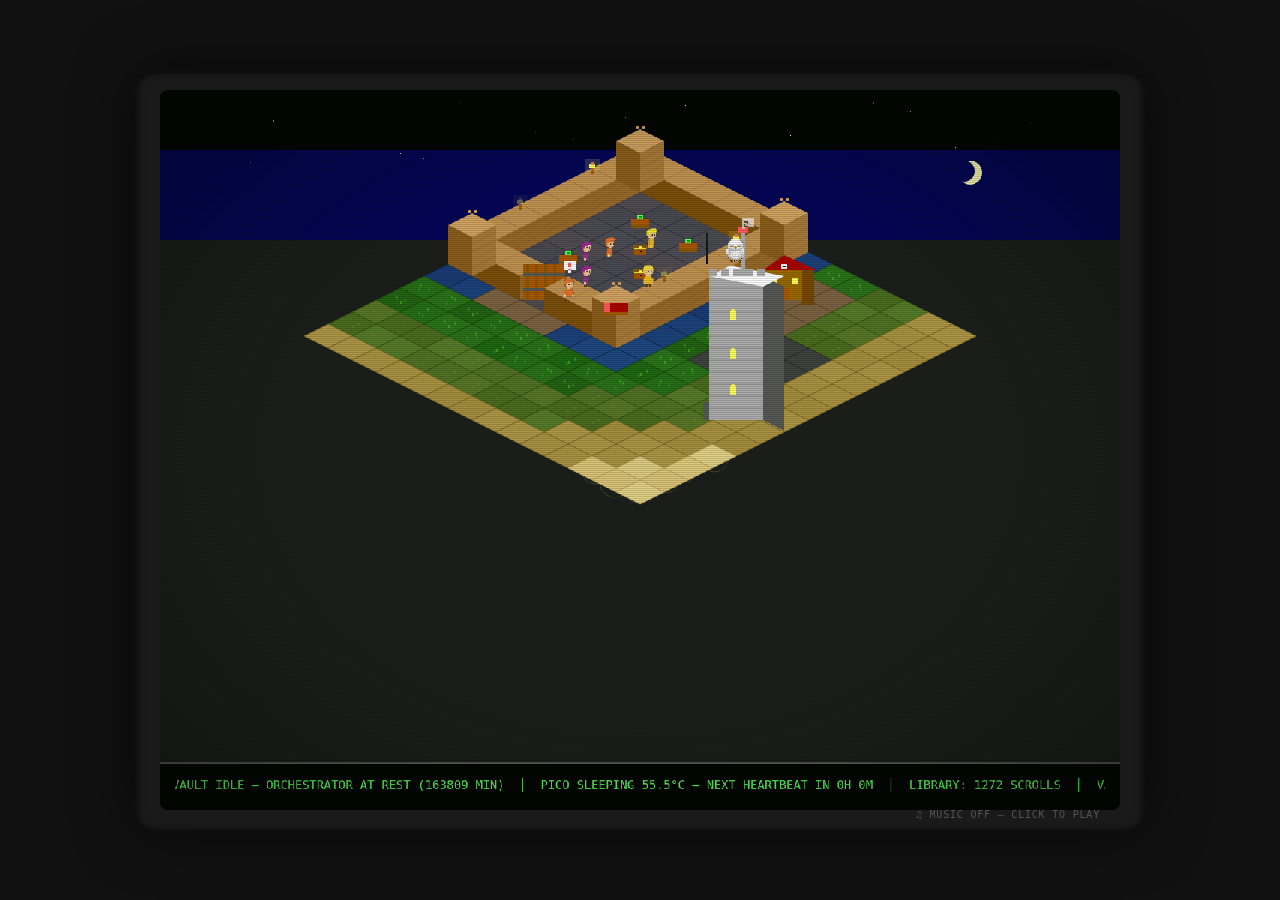
<file: vault-sim/index.html>
<!DOCTYPE html>
<html lang="en">
<head>
<meta charset="UTF-8">
<meta name="viewport" content="width=device-width, initial-scale=1.0">
<title>Vault Sim — Kelvers Outpost</title>
<style>
  * { margin: 0; padding: 0; box-sizing: border-box; }
  body {
    background: #111;
    display: flex;
    align-items: center;
    justify-content: center;
    min-height: 100vh;
    overflow: hidden;
    font-family: monospace;
  }

  /* CRT bezel */
  .crt-bezel {
    background: #1a1a1a;
    border-radius: 24px;
    padding: 28px 32px;
    box-shadow:
      inset 0 2px 8px rgba(0,0,0,0.8),
      0 0 60px rgba(0,0,0,0.6),
      0 0 4px rgba(85,255,85,0.05);
    position: relative;
    transform-origin: center center;
  }
  .crt-inner {
    position: relative;
    border-radius: 8px;
    overflow: hidden;
    width: 1280px;
    height: 960px;
    image-rendering: pixelated;
  }
  canvas {
    width: 1280px;
    height: 960px;
    display: block;
    image-rendering: pixelated;
    image-rendering: crisp-edges;
  }

  /* CRT scanline overlay */
  .scanlines {
    position: absolute;
    top: 0; left: 0;
    width: 100%;
    height: 100%;
    pointer-events: none;
    background: repeating-linear-gradient(
      0deg,
      transparent,
      transparent 1px,
      rgba(0,0,0,0.15) 1px,
      rgba(0,0,0,0.15) 2px
    );
    z-index: 2;
  }

  /* Phosphor vignette */
  .vignette {
    position: absolute;
    top: 0; left: 0;
    width: 100%;
    height: 100%;
    pointer-events: none;
    background: radial-gradient(
      ellipse at center,
      transparent 55%,
      rgba(0,0,0,0.35) 100%
    );
    z-index: 3;
  }

  /* Green phosphor tint */
  .phosphor {
    position: absolute;
    top: 0; left: 0;
    width: 100%;
    height: 100%;
    pointer-events: none;
    background: rgba(85,255,85,0.02);
    mix-blend-mode: screen;
    z-index: 4;
  }

  /* Mute button */
  #muteBtn {
    position: absolute;
    bottom: 6px;
    right: 36px;
    background: none;
    border: none;
    font-family: monospace;
    font-size: 10px;
    color: #555555;
    cursor: pointer;
    padding: 4px 8px;
    letter-spacing: 0.08em;
    z-index: 10;
    image-rendering: auto;
  }
  #muteBtn:hover { color: #55FF55; }

  /* Responsive scaling */
  @media (max-width: 1400px) {
    .crt-inner { width: 960px; height: 720px; }
    canvas { width: 960px; height: 720px; }
    .crt-bezel { padding: 20px 24px; border-radius: 20px; }
  }
  @media (max-width: 1060px) {
    .crt-inner { width: 640px; height: 480px; }
    canvas { width: 640px; height: 480px; }
    .crt-bezel { padding: 14px 16px; border-radius: 16px; }
  }
</style>
</head>
<body>
<div class="crt-bezel">
  <button id="muteBtn" onclick="toggleMusic()">&#9835; MUSIC OFF &mdash; CLICK TO PLAY</button>
  <div class="crt-inner">
    <canvas id="sim" width="1280" height="960"></canvas>
    <div class="scanlines"></div>
    <div class="vignette"></div>
    <div class="phosphor"></div>
  </div>
</div>

<script>
// ═══════════════════════════════════════════════════════
// Vault Sim — 90s CRT Aquarium Screen
// ── Resolution Upgrade Progress ──
// Phase 0+1: [x] Canvas 1280×960  [x] Tile 64×32  [x] All coords ×2
// Phase 2:   [x] Terrain detail   [x] Wall coursing   [x] Tower seams
//            [x] Library roof tiles   [x] Pico Tower arch windows
// ═══════════════════════════════════════════════════════
// ═══════════════════════════════════════════════════════

const canvas = document.getElementById('sim');
const ctx = canvas.getContext('2d');
ctx.imageSmoothingEnabled = false;

// ── Sprite sheet ──
const charSheet = new Image();
charSheet.src = 'sprites-characters-t.png';
let spriteReady = false;
charSheet.onload = () => { spriteReady = true; };

// ── Beast sprite sheet (sprites-beasts.png) ──
// Layout: 3 cols (stand, walk1, walk2) × 4 rows (coat colors)
const beastSheet = new Image();
beastSheet.src = 'sprites-beasts.png';
let beastReady = false;
beastSheet.onload = () => { beastReady = true; };
const BEAST_FW = 159, BEAST_FH = 169; // cell size in sprites-beasts.png

// Sprite frame geometry (sprites-characters-t.png, 2750×1568)
const CHAR_SPR = {
  FW: 124, FH: 120,              // walk frame (trimmed: skip left 63px label+border, was 187)
  FEET_Y: 119,                   // y of feet within source frame
  SY0: 298, ROW_H: 140,         // sprite art y_start (row 0) and row step
  walkX: col => 333 + col * 187 + 66, // skip left 66px (62 transparent label + ~4px border/bleed)
  SLP_X: 1832, SLP_W: 152,       // sleep frame (untrimmed — different cell structure)
  PICO_X: [1989, 2225, 2461],    // pico frames: perched-open, perched-closed, sleep (+5 to skip 5px black border at cell left edge)
  PICO_W: 231,                   // trimmed: 236 - 5px border
  // Color variant rows: 0=orange(Claude), 1=blue(outpost), 3=purple(par), 4=yellow(sub)
  ROW: { '#FF5555': 0, '#55FF55': 1, '#55FFFF': 3, '#FFFF55': 4 },
};
const CHAR_SCALE = 0.275;  // character draw scale (50% of previous 0.55)
const CHAR_ANCHOR_X = 79;  // visual-centre x within trimmed 124px frame (was 142 in 187px)
const PICO_SCALE = 0.35;   // pico draw scale
const PICO_ANCHOR_X = 113; // pico visual-centre x within trimmed 231px frame (was 118, -5 for border crop)

// Beast of Burden sprite geometry (sprites-characters-t.png, band 2, x=1599..2718, y=1031..1541)
const BEAST_SPR = {
  // Camel: tight per-frame source rects — each cell has label text on the left and bleed-over
  // from adjacent frames, so we crop to just the camel art.
  camelFrameX: [1840, 2157, 2445],    // tight art-only sx per frame [stand, walk1, walk2] — walk1 +2 to skip border
  camelFrameW: [189, 215, 272],        // per-frame width to cell-end — stand +2 for full snout, walk1 -2 to match
  CAMEL_AX: 95,                        // body-centre anchor within tight frame
  camel: { SY: 1148, FH: 168, FEET_Y: 167 },

  // Donkey: label "Donkey" (cols 0-117) + 6px separator (118-123) + 62px gap (124-185), art starts col 186
  FW: 159,                       // art-only: cols 186-344 of the 345px cell
  frameX: [1868, 2213, 2558],    // 1682/2027/2372 + 186 to skip label, separator, and gap
  donkey: { SY: 1330, FH: 169, FEET_Y: 168, AX: 75 }, // center of mass of art region
};
const BEAST_SCALE = 0.28;

// ── Resolution scale (Phase 2 additions use this) ──
const SCALE = 2;

// ── EGA Palette ──
const EGA = {
  BLACK:    '#000000', BLUE:     '#0000AA', GREEN:    '#00AA00', CYAN:     '#00AAAA',
  RED:      '#AA0000', MAGENTA:  '#AA00AA', BROWN:    '#AA5500', LGRAY:    '#AAAAAA',
  DGRAY:    '#555555', LBLUE:    '#5555FF', LGREEN:   '#55FF55', LCYAN:    '#55FFFF',
  LRED:     '#FF5555', LMAGENTA: '#FF55FF', YELLOW:   '#FFFF55', WHITE:    '#FFFFFF'
};

// ── Isometric helpers ──
// Tile size: 32×16 px (iso diamond)
const TILE_W = 64, TILE_H = 32;
function isoX(col, row) { return 640 + (col - row) * (TILE_W / 2); }
function isoY(col, row) { return 120 + (col + row) * (TILE_H / 2); }

// ── State ──
let vaultState = {
  claude_last_active: new Date().toISOString(),
  pico_last_heartbeat: new Date().toISOString(),
  pico_heartbeat_interval_hours: 3,
  last_vault_council: null,
  last_outpost_council: null,
  activity: '',
  pi_cpu_temp: 0,
  vault_file_count: 0,
  note: ''
};
let derivedState = { vault: 'ACTIVE', outpost: 'ACTIVE', activity: '', pigeonTarget: 0, picoHot: false, chestCount: 0 };

// activity values: '' (normal), 'researching', 'building', 'idle'
// pigeonTarget: how many pigeons should be in flight (derived from state)

function deriveState(data) {
  const now = Date.now();
  const claudeAgo = now - new Date(data.claude_last_active).getTime();
  const picoAgo   = now - new Date(data.pico_last_heartbeat).getTime();
  const heartbeatMs = data.pico_heartbeat_interval_hours * 3600000;
  const councilWindow = 15 * 60 * 1000;

  const vault = data.last_vault_council && (now - new Date(data.last_vault_council).getTime()) < councilWindow
           ? 'COUNCIL'
           : claudeAgo < 15 * 60 * 1000 ? 'ACTIVE' : 'IDLE';
  const outpost = data.last_outpost_council && (now - new Date(data.last_outpost_council).getTime()) < councilWindow
             ? 'COUNCIL'
             : picoAgo > heartbeatMs * 0.4 ? 'SLEEPING' : 'ACTIVE';

  const activity = (data.activity || '').toLowerCase();

  // Pigeon count derived from busyness
  let pigeonTarget = 0;
  if (vault === 'IDLE' && outpost === 'SLEEPING') {
    pigeonTarget = 1; // Rare lone pigeon
  } else if (vault === 'IDLE') {
    pigeonTarget = 2;
  } else if (vault === 'ACTIVE' && activity === 'researching') {
    pigeonTarget = 10; // Flurry — heavy research
  } else if (vault === 'ACTIVE' && activity === 'building') {
    pigeonTarget = 8; // Busy construction
  } else if (vault === 'ACTIVE') {
    pigeonTarget = 4; // Normal active
  } else if (vault === 'COUNCIL') {
    pigeonTarget = 6; // Deliberating — moderate traffic
  }
  // Outpost activity adds more
  if (outpost === 'ACTIVE') pigeonTarget += 2;
  if (outpost === 'COUNCIL') pigeonTarget += 3;

  // Pi CPU temp — Pico flaps wings at 70°C+
  const picoHot = (data.pi_cpu_temp || 0) >= 70;

  // Treasure chests — 1 per 500 .md files
  const chestCount = Math.floor((data.vault_file_count || 0) / 500);

  return { vault, outpost, claudeAgo, picoAgo, heartbeatMs, activity, pigeonTarget, picoHot, chestCount };
}

async function loadState() {
  try {
    const r = await fetch('vault-state.json?t=' + Date.now());
    if (r.ok) {
      vaultState = await r.json();
      derivedState = deriveState(vaultState);
    }
  } catch(e) { /* keep current state */ }
}
loadState();
setInterval(loadState, 60000);

// ═══════════════════════════════════════════════════════
// SCENE DRAWING
// ═══════════════════════════════════════════════════════

// ── Sky (SGT time-synced) ──
function getSGTHour() {
  // Get current hour in Singapore Time
  const now = new Date();
  const sgt = new Date(now.toLocaleString('en-US', { timeZone: 'Asia/Singapore' }));
  return sgt.getHours() + sgt.getMinutes() / 60;
}

function isNight() {
  const h = getSGTHour();
  return h < 7 || h >= 18.5;
}

function isDusk() {
  const h = getSGTHour();
  return (h >= 17.5 && h < 18.5) || (h >= 6 && h < 7);
}

function drawSky() {
  const h = getSGTHour();
  const night = isNight();
  const dusk = isDusk();

  if (night) {
    // Deep night — dark blue/black
    ctx.fillStyle = '#000055';
    ctx.fillRect(0, 0, 1280, 200);
    ctx.fillStyle = EGA.BLACK;
    ctx.fillRect(0, 0, 1280, 80);
  } else if (dusk) {
    // Dusk/dawn — orange-purple gradient
    ctx.fillStyle = EGA.RED;
    ctx.fillRect(0, 0, 1280, 200);
    ctx.fillStyle = '#550055';
    ctx.fillRect(0, 0, 1280, 80);
    // Horizon glow
    ctx.fillStyle = EGA.BROWN;
    ctx.fillRect(0, 170, 1280, 30);
  } else {
    // Daytime — light blue with golden tint
    ctx.fillStyle = EGA.LBLUE;
    ctx.fillRect(0, 0, 1280, 200);
    ctx.fillStyle = EGA.BLUE;
    ctx.fillRect(0, 0, 1280, 60);
    // Sun indicator (subtle)
    if (h >= 10 && h < 15) {
      ctx.fillStyle = EGA.YELLOW;
      ctx.fillRect(1040, 24, 12, 12);
      ctx.fillRect(1038, 28, 2, 4);
      ctx.fillRect(1054, 28, 2, 4);
      ctx.fillRect(1044, 20, 4, 2);
      ctx.fillRect(1044, 38, 4, 2);
    }
  }

  // Stars — only at night and dusk
  if (night || dusk) {
    const stars = [
      [90,24],[240,50],[400,16],[620,36],[840,60],[1000,28],[1160,44],[180,70],
      [700,20],[920,10],[500,56],[1060,76],[320,84],[800,30],[120,96]
    ];
    const bigStars = [[150,40],[550,64],[950,16],[350,90],[1110,70]];
    const baseAlpha = night ? 1.0 : 0.4;

    // 1-pixel stars — twinkle via per-star phase offset
    for (let i = 0; i < stars.length; i++) {
      const [x, y] = stars[i];
      const twinkle = 0.6 + 0.4 * Math.sin(torchPhase * 1.3 + i * 1.7);
      ctx.globalAlpha = baseAlpha * twinkle;
      ctx.fillStyle = EGA.WHITE;
      ctx.fillRect(x, y, 1, 1);
    }
    // 2-pixel bright stars — slower twinkle
    for (let i = 0; i < bigStars.length; i++) {
      const [x, y] = bigStars[i];
      const twinkle = 0.55 + 0.45 * Math.sin(torchPhase * 0.9 + i * 2.3 + 1.1);
      ctx.globalAlpha = baseAlpha * twinkle;
      ctx.fillStyle = EGA.LGRAY;
      ctx.fillRect(x, y, 2, 2);
    }
    ctx.globalAlpha = 1;

    // Crescent moon — top-right of sky, only at night
    // Moon sits at y=110 (in the dark-blue band, below the black top strip)
    if (night) {
      const mx = 1080, my = 110, mr = 16;
      ctx.fillStyle = '#FFFFBB';
      ctx.beginPath();
      ctx.arc(mx, my, mr, 0, Math.PI * 2);
      ctx.fill();
      // Crescent shadow matches dark-blue sky band (#000055)
      ctx.fillStyle = '#000055';
      ctx.beginPath();
      ctx.arc(mx - 8, my - 2, mr - 2, 0, Math.PI * 2);
      ctx.fill();
    }
  }
}

// ── Isometric ground tiles ──

// Terrain surface micro-marks — drawn atop base tile colour, skipped on special tiles
function drawTileDetail(c, r, cx, cy, dist) {
  const n1 = (c * 17 + r * 13) % 7;
  const n2 = (c * 31 + r * 19) % 5;
  const ox = [-10,  6, -4, 12,  0, -8,  8];
  const oy = [  3, -5,  7, -2,  5, -7,  2];
  ctx.save();
  if (c < 6 && r < 8) {
    // Citadel floor — stone joint hairlines
    ctx.strokeStyle = '#282838';
    ctx.lineWidth = 1;
    ctx.globalAlpha = 0.35;
    ctx.beginPath();
    ctx.moveTo(cx + ox[n1] - 8, cy + oy[n1]);
    ctx.lineTo(cx + ox[n1] + 8, cy + oy[n1]);
    ctx.stroke();
  } else if (dist >= 1.5 && dist < 3.2) {
    // Lush green — grass tufts (3 vertical strokes per tile)
    ctx.fillStyle = '#3AB820';
    ctx.globalAlpha = 0.7;
    for (let i = 0; i < 3; i++) {
      ctx.fillRect(cx + ox[(n1+i)%7]*0.7, cy + oy[(n1+i)%7]*0.6 - 2, 2, 4);
    }
  } else if (dist >= 3.2 && dist < 5.5) {
    // Scrub — scattered pebble dots
    ctx.fillStyle = '#907830';
    ctx.globalAlpha = 0.5;
    for (let i = 0; i < 2; i++) {
      ctx.fillRect(cx + ox[(n2+i)%7]*0.6, cy + oy[(n2+i)%7]*0.5, 3, 2);
    }
  } else if (dist >= 7.5) {
    // Desert — sand ripple arc
    ctx.strokeStyle = '#BEA856';
    ctx.lineWidth = 1;
    ctx.globalAlpha = 0.28;
    ctx.beginPath();
    ctx.arc(cx + ox[n1]*0.5, cy + 3, 12 + n2*2, 0.15, Math.PI - 0.15);
    ctx.stroke();
  }
  ctx.restore();
}

function drawIsoDiamond(cx, cy, w, h, fill, stroke) {
  ctx.beginPath();
  ctx.moveTo(cx, cy - h/2);
  ctx.lineTo(cx + w/2, cy);
  ctx.lineTo(cx, cy + h/2);
  ctx.lineTo(cx - w/2, cy);
  ctx.closePath();
  if (fill) { ctx.fillStyle = fill; ctx.fill(); }
  if (stroke) { ctx.strokeStyle = stroke; ctx.lineWidth = 1; ctx.stroke(); }
}

function drawGround() {
  // Procedural terrain — citadel stone → moat → green → scrub → desert sand
  for (let r = 0; r < 14; r++) {
    for (let c = 0; c < 14; c++) {
      const x = isoX(c, r);
      const y = isoY(c, r);

      let color, stroke;
      let dist = 0, isSpecial = false;
      const noise = (c * 17 + r * 13) % 7; // deterministic per-tile variation

      if (c < 6 && r < 8) {
        // Citadel interior stone floor
        const shades = ['#4A4852', '#484650', '#504850', '#4C4A54'];
        color = shades[noise % shades.length];
        stroke = '#303040';
      } else {
        // Outside — distance from citadel edge (right wall c=6, front wall r=7)
        const dc = Math.max(0, c - 6);
        const dr = Math.max(0, r - 7);
        dist = Math.sqrt(dc * dc + dr * dr);

        if (dist < 1.5) {
          // Moat — dark water with shimmer
          const wave = Math.floor(torchPhase * 3 + c * 0.7 + r * 0.5) % 3;
          color = ['#1A3E7A', '#1C447E', '#183874'][wave];
          stroke = '#0E2452';
        } else if (dist < 3.2) {
          // Lush green band close to citadel
          const shades = ['#246C14', '#286E18', '#1E6410', '#2A7018', '#226012'];
          color = shades[noise % shades.length];
          stroke = '#164A0A';
        } else if (dist < 5.5) {
          // Drier scrub green
          const shades = ['#4E7020', '#547826', '#486A1C', '#567424'];
          color = shades[noise % shades.length];
          stroke = '#345010';
        } else if (dist < 7.5) {
          // Scrubby yellow-brown transition
          const shades = ['#A89040', '#AC9444', '#A48C3C'];
          color = shades[noise % shades.length];
          stroke = '#7A6A28';
        } else {
          // Desert sand — considerably lighter than camel (#AA5500)
          const shades = ['#DCC87C', '#E0D086', '#D8C278', '#DCCA82'];
          color = shades[noise % shades.length];
          stroke = '#BEA65A';
        }

        // Bridge at gate — flagstone so caravan doesn't cross water
        if (c >= 2 && c <= 4 && r === 8) {
          color = '#7A6040'; stroke = '#5A4428'; isSpecial = true;
        }
        // Library courtyard — warm flagstone
        if (c >= 7 && c <= 9 && r >= 1 && r <= 3) {
          color = '#7A6040'; stroke = '#5A4428'; isSpecial = true;
        }
        // Armory yard — dark paved stone
        if (c >= 9 && c <= 11 && r >= 4 && r <= 6) {
          color = '#3E3E3E'; stroke = '#282828'; isSpecial = true;
        }
      }

      drawIsoDiamond(x, y, TILE_W, TILE_H, color, stroke);
      if (!isSpecial) drawTileDetail(c, r, x, y, dist);
    }
  }
}

// ── Citadel (Vault) ──
function drawWallBlock(x, y, h, color) {
  // Top face
  ctx.beginPath();
  ctx.moveTo(x, y - h);
  ctx.lineTo(x + TILE_W/2, y - h + TILE_H/2);
  ctx.lineTo(x, y - h + TILE_H);
  ctx.lineTo(x - TILE_W/2, y - h + TILE_H/2);
  ctx.closePath();
  ctx.fillStyle = color;
  ctx.fill();

  // Right face
  ctx.beginPath();
  ctx.moveTo(x + TILE_W/2, y - h + TILE_H/2);
  ctx.lineTo(x, y - h + TILE_H);
  ctx.lineTo(x, y + TILE_H/2);
  ctx.lineTo(x + TILE_W/2, y);
  ctx.closePath();
  ctx.fillStyle = darken(color);
  ctx.fill();

  // Left face
  ctx.beginPath();
  ctx.moveTo(x - TILE_W/2, y - h + TILE_H/2);
  ctx.lineTo(x, y - h + TILE_H);
  ctx.lineTo(x, y + TILE_H/2);
  ctx.lineTo(x - TILE_W/2, y);
  ctx.closePath();
  ctx.fillStyle = darken2(color);
  ctx.fill();

  // Wall coursing — iso-correct mortar lines (parallel to tile top/bottom edges)
  // At height dh, the course runs: (x±TW/2, y - dh*mult) → (x, y+TH/2 - dh*mult)
  const mult = 1 - TILE_H / (2 * h);
  const courseSpacing = 14;
  ctx.save();
  ctx.strokeStyle = darken2(color);
  ctx.lineWidth = 1;
  ctx.globalAlpha = 0.4;
  for (let dh = courseSpacing; dh < h; dh += courseSpacing) {
    const yL = y - dh * mult;
    const yR = y + TILE_H/2 - dh * mult;
    ctx.beginPath(); ctx.moveTo(x + TILE_W/2, yL); ctx.lineTo(x, yR); ctx.stroke();
    ctx.beginPath(); ctx.moveTo(x - TILE_W/2, yL); ctx.lineTo(x, yR); ctx.stroke();
  }
  ctx.restore();
}

function darken(hex) {
  const r = Math.max(0, parseInt(hex.slice(1,3),16) - 40);
  const g = Math.max(0, parseInt(hex.slice(3,5),16) - 40);
  const b = Math.max(0, parseInt(hex.slice(5,7),16) - 40);
  return `rgb(${r},${g},${b})`;
}
function darken2(hex) {
  const r = Math.max(0, parseInt(hex.slice(1,3),16) - 70);
  const g = Math.max(0, parseInt(hex.slice(3,5),16) - 70);
  const b = Math.max(0, parseInt(hex.slice(5,7),16) - 70);
  return `rgb(${r},${g},${b})`;
}

// Arch-topped window — cx/botY are centre-x and bottom-y; w/h are dimensions
function drawArchWindow(cx, botY, w, h, color) {
  const r = w / 2;
  ctx.fillStyle = color;
  ctx.fillRect(cx - r, botY - h + r, w, h - r); // rectangular lower portion
  ctx.beginPath();
  ctx.arc(cx, botY - h + r, r, Math.PI, 0);      // semicircular arch top
  ctx.fill();
}

function drawCitadel() {
  const wallColor = '#C09050'; // Warm sandstone
  const wallH = 48;

  // Back wall (top-left to top-right of citadel)
  for (let c = 0; c < 7; c++) {
    const x = isoX(c, 0);
    const y = isoY(c, 0);
    drawWallBlock(x, y, wallH, wallColor);
  }
  // Left wall
  for (let r = 0; r < 8; r++) {
    const x = isoX(0, r);
    const y = isoY(0, r);
    drawWallBlock(x, y, wallH, wallColor);
  }
  // Right wall
  for (let r = 0; r < 8; r++) {
    const x = isoX(6, r);
    const y = isoY(6, r);
    drawWallBlock(x, y, wallH, wallColor);
  }
  // Front wall with gate
  const gateOpen = derivedState.vault === 'ACTIVE' || derivedState.vault === 'COUNCIL';
  for (let c = 0; c < 7; c++) {
    if (c === 3) {
      // Gate — draw open or closed
      if (!gateOpen) {
        // Closed gate — wooden portcullis
        const gx = isoX(c, 7);
        const gy = isoY(c, 7);
        ctx.fillStyle = EGA.BROWN;
        ctx.fillRect(gx - TILE_W/2 + 4, gy - wallH, TILE_W - 8, wallH);
        // Vertical bars
        ctx.fillStyle = '#885500';
        for (let b = 0; b < 4; b++) {
          ctx.fillRect(gx - TILE_W/2 + 8 + b * 12, gy - wallH, 4, wallH);
        }
        // Iron bands
        ctx.fillStyle = EGA.DGRAY;
        ctx.fillRect(gx - TILE_W/2 + 4, gy - wallH + 12, TILE_W - 8, 4);
        ctx.fillRect(gx - TILE_W/2 + 4, gy - wallH + 32, TILE_W - 8, 4);
      }
      continue;
    }
    const x = isoX(c, 7);
    const y = isoY(c, 7);
    drawWallBlock(x, y, wallH, wallColor);
  }

  // Turrets at corners — taller blocks
  const turrets = [[0,0],[6,0],[0,7],[6,7]];
  for (const [c,r] of turrets) {
    const x = isoX(c, r);
    const y = isoY(c, r);
    drawWallBlock(x, y, wallH + 20, '#D0A060'); // Turrets slightly lighter sandstone
    ctx.fillStyle = '#D0A060';
    ctx.fillRect(x - 6, y - wallH - 24, 4, 4);
    ctx.fillRect(x + 2, y - wallH - 24, 4, 4);
  }

  // Inner floor detail — workstations
  drawWorkstation(isoX(2, 2), isoY(2, 2) - 8);
  drawWorkstation(isoX(4, 2), isoY(4, 2) - 8);
  drawWorkstation(isoX(2, 5), isoY(2, 5) - 8);

  // Bed in corner (for sleeping Claude)
  drawBed(isoX(5, 6), isoY(5, 6) - 8);

  // Treasure chests — 1 per 500 vault files, placed in courtyard
  const chestPositions = [[3,3],[4,4],[2,4],[4,5],[3,5]];
  for (let i = 0; i < Math.min(derivedState.chestCount, chestPositions.length); i++) {
    const [cc, cr] = chestPositions[i];
    drawChest(isoX(cc, cr), isoY(cc, cr) - 4);
  }

  // Torches on walls — brighter at night
  drawTorch(isoX(0, 2), isoY(0, 2) - wallH);
  drawTorch(isoX(0, 5), isoY(0, 5) - wallH);
  drawTorch(isoX(6, 2), isoY(6, 2) - wallH);
  drawTorch(isoX(6, 5), isoY(6, 5) - wallH);

  // Town Crier — appears when activity is set (researching/building)
  if (derivedState.activity) {
    drawTownCrier(isoX(3, 7) + 32, isoY(3, 7) - 10);
  }
}

function drawChest(x, y) {
  // Treasure chest — gold/brown
  ctx.fillStyle = EGA.BROWN;
  ctx.fillRect(x - 8, y - 2, 16, 10);
  // Lid
  ctx.fillStyle = '#885500';
  ctx.fillRect(x - 10, y - 6, 20, 6);
  // Gold trim
  ctx.fillStyle = EGA.YELLOW;
  ctx.fillRect(x - 2, y - 4, 4, 2);
  ctx.fillRect(x - 8, y - 2, 16, 2);
  // Keyhole
  ctx.fillStyle = EGA.BLACK;
  ctx.fillRect(x, y + 2, 2, 2);
}

function drawTownCrier(x, y) {
  // Exclamation bubble — always drawn (above sprite or pixel art)
  const bobble = Math.sin(torchPhase * 2) > 0 ? -2 : 0;
  ctx.fillStyle = EGA.WHITE;
  ctx.fillRect(x - 6, y - 40 + bobble, 16, 12);
  ctx.fillRect(x, y - 28 + bobble, 4, 4); // Tail
  ctx.fillStyle = EGA.LRED;
  ctx.fillRect(x, y - 38 + bobble, 4, 6);
  ctx.fillRect(x, y - 30 + bobble, 4, 2);

  if (spriteReady) {
    // Use row 0 (orange), facing right, standing frame (col 4)
    const sx = CHAR_SPR.walkX(4);
    const sy = CHAR_SPR.SY0; // row 0
    const dw = Math.round(CHAR_SPR.FW * CHAR_SCALE);
    const dh = Math.round(CHAR_SPR.FH * CHAR_SCALE);
    const ax = Math.round(CHAR_ANCHOR_X * CHAR_SCALE);
    const feetOff = Math.round(dh * CHAR_SPR.FEET_Y / CHAR_SPR.FH);
    const sprTopY = y + 12 - feetOff;
    ctx.drawImage(charSheet, sx, sy, CHAR_SPR.FW, CHAR_SPR.FH, x - ax, sprTopY, dw, dh);
    return;
  }
  // Pixel-art fallback
  ctx.fillStyle = EGA.LRED;
  ctx.fillRect(x - 4, y - 4, 8, 12);
  ctx.fillStyle = '#DDBB99';
  ctx.fillRect(x - 4, y - 12, 8, 8);
  ctx.fillStyle = EGA.YELLOW;
  ctx.fillRect(x - 6, y - 20, 12, 4);
  ctx.fillRect(x - 4, y - 24, 8, 4);
  ctx.fillStyle = EGA.DGRAY;
  ctx.fillRect(x - 4, y + 8, 4, 4);
  ctx.fillRect(x + 2, y + 8, 4, 4);
}

function drawWorkstation(x, y) {
  // Small desk — brown rectangle, iso-ish
  ctx.fillStyle = EGA.BROWN;
  ctx.fillRect(x - 12, y - 4, 24, 8);
  ctx.fillStyle = '#885500';
  ctx.fillRect(x - 12, y + 4, 24, 4);
  // Screen on desk
  ctx.fillStyle = EGA.LGREEN;
  ctx.fillRect(x - 4, y - 10, 8, 6);
  ctx.fillStyle = EGA.GREEN;
  ctx.fillRect(x - 2, y - 8, 4, 2);
}

function drawBed(x, y) {
  // Simple bed shape
  ctx.fillStyle = EGA.RED;
  ctx.fillRect(x - 16, y - 4, 32, 12);
  ctx.fillStyle = EGA.LRED;
  ctx.fillRect(x - 16, y - 4, 8, 12); // Pillow end
  ctx.fillStyle = EGA.BROWN;
  ctx.fillRect(x - 16, y + 8, 32, 4); // Frame
}

let torchPhase = 0;
function drawTorch(x, y) {
  // Wall bracket
  ctx.fillStyle = EGA.BROWN;
  ctx.fillRect(x - 2, y, 4, 8);
  // Flame — flickers with torchPhase, brighter at night
  const nightBoost = isNight() ? 0.15 : 0;
  const flicker = 0.6 + 0.4 * Math.sin(torchPhase + x * 0.1) + nightBoost;
  ctx.globalAlpha = Math.min(1, flicker);
  ctx.fillStyle = EGA.YELLOW;
  ctx.fillRect(x - 4, y - 6, 8, 6);
  ctx.fillStyle = EGA.LRED;
  ctx.fillRect(x - 2, y - 8, 4, 4);
  // Night glow halo
  if (isNight()) {
    ctx.fillStyle = EGA.YELLOW;
    ctx.globalAlpha = 0.15 * flicker;
    ctx.fillRect(x - 10, y - 12, 20, 16);
  }
  ctx.globalAlpha = 1;
}

// ── Pico Tower (Outpost) ──
function drawPicoTower() {
  const baseC = 12, baseR = 8;
  const tx = isoX(baseC, baseR);
  const ty = isoY(baseC, baseR);

  // Tower body — tall sandstone watchtower
  const towerH = 192;
  const towerW = 72;

  // Base plinth — slightly wider for visual weight
  ctx.fillStyle = EGA.DGRAY;
  ctx.fillRect(tx - towerW/2 - 8, ty - 24, towerW + 16, 24);

  // Front face
  ctx.fillStyle = EGA.LGRAY;
  ctx.fillRect(tx - towerW/2, ty - towerH, towerW, towerH);

  // Side face (right) — darker
  ctx.fillStyle = EGA.DGRAY;
  const sideW = 28;
  ctx.beginPath();
  ctx.moveTo(tx + towerW/2, ty - towerH);
  ctx.lineTo(tx + towerW/2 + sideW, ty - towerH + 14);
  ctx.lineTo(tx + towerW/2 + sideW, ty + 14);
  ctx.lineTo(tx + towerW/2, ty);
  ctx.closePath();
  ctx.fill();

  // Top face
  ctx.fillStyle = EGA.WHITE;
  ctx.beginPath();
  ctx.moveTo(tx - towerW/2, ty - towerH);
  ctx.lineTo(tx - towerW/2 + sideW, ty - towerH - 14);
  ctx.lineTo(tx + towerW/2 + sideW, ty - towerH);
  ctx.lineTo(tx + towerW/2, ty - towerH + 14);
  ctx.closePath();
  ctx.fill();

  // Tower stone seams — horizontal courses on front face, iso-sloped on side face
  ctx.save();
  ctx.strokeStyle = EGA.DGRAY;
  ctx.lineWidth = 1;
  ctx.globalAlpha = 0.35;
  for (let sy = ty - towerH + 16; sy < ty; sy += 16) {
    ctx.beginPath(); ctx.moveTo(tx - towerW/2, sy); ctx.lineTo(tx + towerW/2, sy); ctx.stroke();
    ctx.beginPath(); ctx.moveTo(tx + towerW/2, sy); ctx.lineTo(tx + towerW/2 + sideW, sy + 14); ctx.stroke();
  }
  ctx.restore();

  // Arch windows — glow at night
  const winColor = isNight() ? EGA.YELLOW : EGA.BLACK;
  drawArchWindow(tx - 4, ty - towerH + 58,  8, 14, winColor);
  drawArchWindow(tx - 4, ty - towerH + 110, 8, 14, winColor);
  drawArchWindow(tx - 4, ty - towerH + 158, 8, 14, winColor);

  // Antenna on top
  ctx.fillStyle = EGA.LGRAY;
  ctx.fillRect(tx + 6, ty - towerH - 60, 6, 60);
  // Antenna tip blinks
  const blink = Math.sin(torchPhase * 2) > 0.3;
  ctx.fillStyle = blink ? EGA.LRED : EGA.RED;
  ctx.fillRect(tx + 2, ty - towerH - 66, 14, 8);

  // Crenellations — 5 merlons across the top
  ctx.fillStyle = EGA.LGRAY;
  for (let i = 0; i < 5; i++) {
    ctx.fillRect(tx - towerW/2 + i * 16, ty - towerH - 10, 10, 10);
  }
}

// ── Library (Obsidian Vault) & Armory (Dev Environment) ──
function drawLibrary() {
  // Small building between citadel and tower — represents the Obsidian vault
  const lx = isoX(8, 2);
  const ly = isoY(8, 2);
  const bh = 40;

  // Walls
  ctx.fillStyle = '#996600'; // Warm sandstone
  ctx.fillRect(lx - 24, ly - bh, 48, bh);
  // Side face
  ctx.fillStyle = '#774400';
  ctx.fillRect(lx + 24, ly - bh, 16, bh + 6);
  // Roof — peaked
  ctx.fillStyle = EGA.RED;
  ctx.beginPath();
  ctx.moveTo(lx - 28, ly - bh);
  ctx.lineTo(lx, ly - bh - 20);
  ctx.lineTo(lx + 44, ly - bh);
  ctx.closePath();
  ctx.fill();
  // Roof tile lines — horizontal courses across the triangle
  ctx.save();
  ctx.strokeStyle = '#880000';
  ctx.lineWidth = 1;
  ctx.globalAlpha = 0.5;
  const roofTop = ly - bh - 20, roofBot = ly - bh;
  for (let ry = roofTop + 5; ry < roofBot; ry += 5) {
    const t = (ry - roofTop) / 20;
    ctx.beginPath();
    ctx.moveTo(lx - t * 28, ry);
    ctx.lineTo(lx + t * 44, ry);
    ctx.stroke();
  }
  ctx.restore();
  // Door
  ctx.fillStyle = EGA.BROWN;
  ctx.fillRect(lx - 6, ly - 16, 12, 16);
  // Window
  ctx.fillStyle = isNight() ? EGA.YELLOW : EGA.LCYAN;
  ctx.fillRect(lx - 18, ly - bh + 10, 8, 8);
  ctx.fillRect(lx + 10, ly - bh + 10, 8, 8);
  // Sign — scroll icon
  ctx.fillStyle = EGA.WHITE;
  ctx.fillRect(lx - 4, ly - bh - 8, 8, 6);
  ctx.fillStyle = EGA.BLACK;
  ctx.fillRect(lx - 2, ly - bh - 6, 4, 2);
}

function drawArmory() {
  // Dev environment — small fortified workshop near tower
  const ax = isoX(10, 5);
  const ay = isoY(10, 5);
  const bh = 32;

  // Walls — darker stone
  ctx.fillStyle = EGA.DGRAY;
  ctx.fillRect(ax - 20, ay - bh, 40, bh);
  // Side
  ctx.fillStyle = '#333333';
  ctx.fillRect(ax + 20, ay - bh, 12, bh + 4);
  // Flat roof with battlements
  ctx.fillStyle = EGA.DGRAY;
  ctx.fillRect(ax - 24, ay - bh - 4, 48, 6);
  for (let i = 0; i < 4; i++) {
    ctx.fillRect(ax - 22 + i * 14, ay - bh - 10, 6, 6);
  }
  // Forge glow — window
  ctx.fillStyle = isNight() ? EGA.LRED : EGA.BROWN;
  ctx.fillRect(ax - 14, ay - bh + 8, 8, 8);
  ctx.fillStyle = isNight() ? EGA.YELLOW : '#885500';
  ctx.fillRect(ax + 6, ay - bh + 8, 8, 8);
  // Anvil by door
  ctx.fillStyle = EGA.DGRAY;
  ctx.fillRect(ax - 6, ay - 4, 12, 4);
  ctx.fillRect(ax - 2, ay - 8, 4, 4);
}

// ── Telegraph Line ──
let telegraphOffset = 0;
function drawTelegraphLine() {
  const startX = isoX(7, 4);
  const startY = isoY(7, 4) - 16;
  const endX = isoX(11, 7);
  const endY = isoY(11, 7) - 60;

  // Poles
  ctx.fillStyle = EGA.BROWN;
  ctx.fillRect(startX - 2, startY - 24, 4, 32);
  ctx.fillRect(endX - 2, endY - 24, 4, 32);

  // Wire
  ctx.strokeStyle = EGA.DGRAY;
  ctx.lineWidth = 2;
  ctx.beginPath();
  ctx.moveTo(startX, startY - 20);
  // Catenary sag
  const midX = (startX + endX) / 2;
  const midY = Math.max(startY, endY) - 8;
  ctx.quadraticCurveTo(midX, midY, endX, endY - 20);
  ctx.stroke();

  // Animated signal dashes moving along the wire
  ctx.fillStyle = EGA.LGREEN;
  for (let i = 0; i < 5; i++) {
    const t = ((i * 0.2 + telegraphOffset) % 1);
    const px = startX + (endX - startX) * t;
    // Approximate Y along the curve
    const py = startY - 20 + (endY - 20 - startY + 20) * t + Math.sin(t * Math.PI) * 12;
    ctx.fillRect(Math.round(px), Math.round(py), 6, 2);
  }
}

// ═══════════════════════════════════════════════════════
// CHARACTERS
// ═══════════════════════════════════════════════════════

class Character {
  constructor(name, capColor, bodyColor, startCol, startRow) {
    this.name = name;
    this.capColor = capColor;
    this.bodyColor = bodyColor;
    this.sprRow = CHAR_SPR.ROW[capColor] ?? 0;
    this.x = isoX(startCol, startRow);
    this.y = isoY(startCol, startRow) + 8;
    this.targetX = this.x;
    this.targetY = this.y;
    this.frame = 0;
    this.walking = false;
    this.sleeping = false;
    this.inCouncil = false;
    this.facing = 1; // 1 = right, -1 = left
    this.waypoints = [];
    this.waypointIdx = 0;
    this.homeX = this.x;
    this.homeY = this.y;
    this.speed = 0.6;
    this.speechBubble = false;
    this.speechTimer = 0;
  }

  setWaypoints(wps) {
    this.waypoints = wps.map(([c,r]) => [isoX(c,r), isoY(c,r) + 4]);
    this.homeX = this.waypoints[0]?.[0] ?? this.x;
    this.homeY = this.waypoints[0]?.[1] ?? this.y;
  }

  goTo(tx, ty) {
    this.targetX = tx;
    this.targetY = ty;
  }

  nextWaypoint() {
    if (this.waypoints.length === 0) return;
    this.waypointIdx = (this.waypointIdx + 1) % this.waypoints.length;
    const [wx, wy] = this.waypoints[this.waypointIdx];
    this.goTo(wx, wy);
  }

  update() {
    if (this.sleeping) {
      this.walking = false;
      return;
    }

    const dx = this.targetX - this.x;
    const dy = this.targetY - this.y;
    const dist = Math.sqrt(dx*dx + dy*dy);

    if (dist > 3.0) {
      this.walking = true;
      this.x += (dx / dist) * this.speed;
      this.y += (dy / dist) * this.speed;
      this.facing = dx > 0 ? 1 : -1;
      this.frame += 0.08;
    } else {
      this.walking = false;
      this.x = this.targetX;
      this.y = this.targetY;
    }
  }

  draw() {
    const px = Math.round(this.x);
    const py = Math.round(this.y);

    if (this.sleeping) {
      this.drawSleeping(px, py);
      return;
    }

    if (spriteReady) {
      const walkFrame = this.walking ? Math.floor(this.frame) % 2 : 0;
      const col = this.facing > 0 ? 4 + walkFrame : 6 + walkFrame;
      const sx = CHAR_SPR.walkX(col);
      const sy = CHAR_SPR.SY0 + this.sprRow * CHAR_SPR.ROW_H;
      const dw = Math.round(CHAR_SPR.FW * CHAR_SCALE);
      const dh = Math.round(CHAR_SPR.FH * CHAR_SCALE);
      const ax = Math.round(CHAR_ANCHOR_X * CHAR_SCALE);
      const feetOff = Math.round(dh * CHAR_SPR.FEET_Y / CHAR_SPR.FH);
      const sprTopY = py + 12 - feetOff; // align sprite feet with old pixel-art feet (py+12)
      ctx.drawImage(charSheet, sx, sy, CHAR_SPR.FW, CHAR_SPR.FH, px - ax, sprTopY, dw, dh);

      // Speech bubble in council
      if (this.speechBubble && this.speechTimer > 0) {
        const bubbleY = sprTopY - 8;
        ctx.fillStyle = EGA.WHITE;
        ctx.fillRect(px - 8, bubbleY - 12, 20, 12);
        ctx.fillStyle = EGA.BLACK;
        ctx.fillRect(px - 6, bubbleY - 10, 4, 2);
        ctx.fillRect(px, bubbleY - 10, 4, 2);
        ctx.fillRect(px + 6, bubbleY - 10, 4, 2);
        ctx.fillStyle = EGA.WHITE;
        ctx.fillRect(px, bubbleY, 4, 4);
      }
    } else {
      // Fallback pixel art
      const legOffset = this.walking ? (Math.floor(this.frame) % 2 === 0 ? 2 : -2) : 0;
      ctx.fillStyle = EGA.DGRAY;
      ctx.fillRect(px - 4, py + 8, 4, 4);
      ctx.fillRect(px + legOffset, py + 8, 4, 4);
      ctx.fillStyle = this.bodyColor;
      ctx.fillRect(px - 4, py - 4, 8, 12);
      ctx.fillStyle = '#DDBB99';
      ctx.fillRect(px - 4, py - 12, 8, 8);
      ctx.fillStyle = this.capColor;
      ctx.fillRect(px - 6, py - 16, 12, 4);
      ctx.fillStyle = EGA.BLACK;
      ctx.fillRect(px - 2, py - 10, 2, 2);
      ctx.fillRect(px + 2, py - 10, 2, 2);
    }
  }

  drawSleeping(px, py) {
    if (spriteReady) {
      const sx = CHAR_SPR.SLP_X;
      const sy = CHAR_SPR.SY0 + this.sprRow * CHAR_SPR.ROW_H;
      const dw = Math.round(CHAR_SPR.SLP_W * CHAR_SCALE);
      const dh = Math.round(CHAR_SPR.FH * CHAR_SCALE);
      const ax = Math.round(76 * CHAR_SCALE);
      const feetOff = Math.round(dh * CHAR_SPR.FEET_Y / CHAR_SPR.FH);
      const sprTopY = py + 12 - feetOff;
      ctx.drawImage(charSheet, sx, sy, CHAR_SPR.SLP_W, CHAR_SPR.FH, px - ax, sprTopY, dw, dh);
      this.drawZzz(px + 6, sprTopY);
    } else {
      // Fallback pixel art
      ctx.fillStyle = this.bodyColor;
      ctx.fillRect(px - 12, py - 2, 16, 8);
      ctx.fillStyle = '#DDBB99';
      ctx.fillRect(px - 20, py - 4, 8, 8);
      ctx.fillStyle = this.capColor;
      ctx.fillRect(px - 22, py - 8, 12, 4);
      ctx.fillStyle = EGA.BLACK;
      ctx.fillRect(px - 18, py - 2, 4, 2);
      ctx.fillStyle = EGA.DGRAY;
      ctx.fillRect(px + 4, py, 4, 4);
      ctx.fillRect(px + 4, py + 4, 4, 4);
      this.drawZzz(px - 16, py - 16);
    }
  }

  drawZzz(bx, by) {
    const t = (Date.now() % 3000) / 3000; // 3s loop
    const alpha = 1 - t;
    if (alpha <= 0) return;

    ctx.globalAlpha = alpha;
    // Bubble
    ctx.fillStyle = EGA.WHITE;
    const bubbleY = by - t * 28;
    ctx.fillRect(bx - 8, bubbleY - 12, 20, 16);

    // "z" inside
    ctx.fillStyle = EGA.BLACK;
    const zx = bx - 2, zy = bubbleY - 8;
    ctx.fillRect(zx, zy, 8, 2);
    ctx.fillRect(zx + 4, zy + 2, 2, 2);
    ctx.fillRect(zx + 2, zy + 4, 2, 2);
    ctx.fillRect(zx, zy + 6, 8, 2);

    // Bubble tail
    ctx.fillStyle = EGA.WHITE;
    ctx.fillRect(bx, bubbleY + 4, 4, 4);

    ctx.globalAlpha = 1;
  }
}

// ── Pico (Owl) ──
const pico = {
  x: 0, y: 0,
  sleeping: false,
  blinkTimer: 0,
  blinkDuration: 0,
  bobPhase: 0,

  init() {
    const baseC = 12, baseR = 8;
    this.x = isoX(baseC, baseR) - 4;
    this.y = isoY(baseC, baseR) - 208;
  },

  update() {
    this.bobPhase += 0.03;
    this.blinkTimer--;
    if (this.blinkTimer <= 0) {
      this.blinkTimer = Math.floor(Math.random() * 100) + 40; // 3-5s at 12fps
      this.blinkDuration = 2; // ~150ms
    }
  },

  draw() {
    const px = Math.round(this.x);
    const bobY = this.sleeping ? 0 : Math.round(Math.sin(this.bobPhase) * 1);
    const py = Math.round(this.y) + bobY;

    if (this.sleeping) {
      this.drawSleeping(px, py);
      return;
    }

    // Decrement blink duration here regardless of render path
    const blinking = this.blinkDuration > 0;
    if (blinking) this.blinkDuration--;

    if (spriteReady) {
      const picoIdx = blinking ? 1 : 0; // 0=perched-open, 1=perched-closed
      const sx = CHAR_SPR.PICO_X[picoIdx];
      const dw = Math.round(CHAR_SPR.PICO_W * PICO_SCALE);
      const dh = Math.round(CHAR_SPR.FH * PICO_SCALE);
      const ax = Math.round(PICO_ANCHOR_X * PICO_SCALE);
      ctx.drawImage(charSheet, sx, CHAR_SPR.SY0, CHAR_SPR.PICO_W, CHAR_SPR.FH, px - ax, py - dh, dw, dh);

      // Hot sweat drops overlay
      if (derivedState.picoHot && Math.sin(this.bobPhase * 3) > 0.5) {
        ctx.fillStyle = EGA.LCYAN;
        ctx.fillRect(px + 14, py - 10, 2, 4);
        ctx.fillRect(px - 10, py - 8, 2, 4);
      }
      return;
    }

    // Fallback pixel art
    ctx.fillStyle = EGA.WHITE;
    ctx.fillRect(px - 6, py - 4, 16, 12);
    ctx.fillRect(px - 4, py - 8, 12, 4);
    ctx.fillRect(px - 2, py + 8, 8, 2);
    ctx.fillStyle = EGA.LGRAY;
    ctx.fillRect(px - 4, py - 12, 4, 4);
    ctx.fillRect(px + 8, py - 12, 4, 4);
    if (blinking) {
      ctx.fillStyle = EGA.LGRAY;
      ctx.fillRect(px - 2, py - 4, 4, 2);
      ctx.fillRect(px + 6, py - 4, 4, 2);
    } else {
      ctx.fillStyle = EGA.YELLOW;
      ctx.fillRect(px - 2, py - 6, 4, 4);
      ctx.fillRect(px + 6, py - 6, 4, 4);
      ctx.fillStyle = EGA.BLACK;
      ctx.fillRect(px, py - 4, 2, 2);
      ctx.fillRect(px + 8, py - 4, 2, 2);
    }
    ctx.fillStyle = EGA.BROWN;
    ctx.fillRect(px + 2, py, 4, 2);
    ctx.fillRect(px - 2, py + 10, 4, 2);
    ctx.fillRect(px + 6, py + 10, 4, 2);
    if (derivedState.picoHot) {
      const wingFlap = Math.sin(this.bobPhase * 8);
      const wingY = Math.round(wingFlap * 6);
      ctx.fillStyle = EGA.LGRAY;
      ctx.fillRect(px - 12, py - 2 + wingY, 6, 4);
      ctx.fillRect(px - 16, py + wingY, 4, 2);
      ctx.fillRect(px + 10, py - 2 + wingY, 6, 4);
      ctx.fillRect(px + 16, py + wingY, 4, 2);
      if (Math.sin(this.bobPhase * 3) > 0.5) {
        ctx.fillStyle = EGA.LCYAN;
        ctx.fillRect(px + 14, py - 10, 2, 4);
        ctx.fillRect(px - 10, py - 8, 2, 4);
      }
    }
  },

  drawSleeping(px, py) {
    if (spriteReady) {
      const sx = CHAR_SPR.PICO_X[2]; // sleep frame
      const dw = Math.round(CHAR_SPR.PICO_W * PICO_SCALE);
      const dh = Math.round(CHAR_SPR.FH * PICO_SCALE);
      const ax = Math.round(PICO_ANCHOR_X * PICO_SCALE);
      ctx.drawImage(charSheet, sx, CHAR_SPR.SY0, CHAR_SPR.PICO_W, CHAR_SPR.FH, px - ax, py - dh, dw, dh);
    } else {
      // Fallback pixel art
      ctx.fillStyle = EGA.WHITE;
      ctx.fillRect(px - 6, py - 2, 16, 10);
      ctx.fillRect(px - 4, py - 6, 12, 4);
      ctx.fillRect(px - 2, py + 8, 8, 2);
      ctx.fillStyle = EGA.LGRAY;
      ctx.fillRect(px - 2, py - 8, 4, 2);
      ctx.fillRect(px + 6, py - 8, 4, 2);
      ctx.fillStyle = EGA.DGRAY;
      ctx.fillRect(px - 2, py - 2, 4, 2);
      ctx.fillRect(px + 6, py - 2, 4, 2);
      ctx.fillStyle = EGA.BROWN;
      ctx.fillRect(px + 2, py + 2, 4, 2);
    }
    // ZZZ bubble
    const t = (Date.now() % 3000) / 3000;
    const alpha = 1 - t;
    if (alpha > 0) {
      ctx.globalAlpha = alpha;
      const dh = spriteReady ? Math.round(CHAR_SPR.FH * PICO_SCALE) : 16;
      const bubbleY = py - dh - t * 32;
      ctx.fillStyle = EGA.WHITE;
      ctx.fillRect(px + 12, bubbleY - 8, 16, 12);
      ctx.fillStyle = EGA.BLACK;
      ctx.fillRect(px + 14, bubbleY - 4, 6, 2);
      ctx.fillRect(px + 18, bubbleY - 2, 2, 2);
      ctx.fillRect(px + 14, bubbleY, 2, 2);
      ctx.fillRect(px + 14, bubbleY + 2, 6, 2);
      ctx.fillStyle = EGA.WHITE;
      ctx.fillRect(px + 12, bubbleY + 4, 4, 2);
      ctx.globalAlpha = 1;
    }
  }
};

// ── Create characters ──
const claude = new Character('Claude', EGA.LRED, EGA.LBLUE, 2, 3);
claude.setWaypoints([[2,2],[4,2],[4,5],[2,5],[3,3]]);
claude.speed = 1.0;

const sub1 = new Character('Sub-1', EGA.YELLOW, EGA.GREEN, 3, 2);
sub1.setWaypoints([[2,2],[4,4],[3,5],[4,2]]);
sub1.speed = 1.4;

const sub2 = new Character('Sub-2', EGA.YELLOW, EGA.GREEN, 4, 4);
sub2.setWaypoints([[4,2],[2,5],[3,2],[2,4]]);
sub2.speed = 1.4;

const par1 = new Character('Par-1', EGA.LCYAN, EGA.MAGENTA, 2, 4);
par1.setWaypoints([[2,4],[4,3],[3,5],[2,2]]);
par1.speed = 1.2;

const par2 = new Character('Par-2', EGA.LCYAN, EGA.MAGENTA, 3, 5);
par2.setWaypoints([[3,5],[4,4],[2,3],[3,2]]);
par2.speed = 1.2;

const vaultAgents = [claude, sub1, sub2, par1, par2];

// Council positions (circle around center of citadel)
const councilCenter = [isoX(3, 3.5), isoY(3, 3.5) + 8];
const councilPositions = [
  [councilCenter[0], councilCenter[1] - 24],
  [councilCenter[0] + 28, councilCenter[1] - 8],
  [councilCenter[0] + 20, councilCenter[1] + 16],
  [councilCenter[0] - 20, councilCenter[1] + 16],
  [councilCenter[0] - 28, councilCenter[1] - 8],
];

// Outpost council positions (around tower base)
const towerBase = [isoX(12, 8), isoY(12, 8)];
const outpostCouncilPositions = [
  [towerBase[0] - 32, towerBase[1] + 8],
  [towerBase[0] - 16, towerBase[1] + 20],
  [towerBase[0] + 16, towerBase[1] + 20],
];
// Small agents that appear during outpost council
const outpostAgents = [
  new Character('OA-1', EGA.LGREEN, EGA.CYAN, 12, 9),
  new Character('OA-2', EGA.LGREEN, EGA.CYAN, 11, 9),
  new Character('OA-3', EGA.LGREEN, EGA.CYAN, 13, 9),
];
let outpostCouncilActive = false;

pico.init();

// ═══════════════════════════════════════════════════════
// STATE-DRIVEN BEHAVIOR
// ═══════════════════════════════════════════════════════

let prevVaultState = null;
let prevOutpostState = null;
let waypointTimers = vaultAgents.map(() => 0);
let speechCycle = 0;

function applyState() {
  const vs = derivedState.vault;
  const os = derivedState.outpost;

  // ── Vault state ──
  if (vs !== prevVaultState) {
    if (vs === 'IDLE') {
      // Claude goes to bed, others sit idle
      const bedPos = [isoX(5, 6), isoY(5, 6) - 16];
      claude.goTo(bedPos[0], bedPos[1]);
      claude.sleeping = false; // will sleep when arrives
      for (const a of [sub1, sub2, par1, par2]) {
        a.sleeping = false;
        a.inCouncil = false;
        // Go to a workstation and idle
        a.goTo(a.homeX, a.homeY);
      }
    } else if (vs === 'ACTIVE') {
      for (const a of vaultAgents) {
        a.sleeping = false;
        a.inCouncil = false;
        a.nextWaypoint();
      }
    } else if (vs === 'COUNCIL') {
      for (let i = 0; i < vaultAgents.length; i++) {
        vaultAgents[i].sleeping = false;
        vaultAgents[i].inCouncil = true;
        vaultAgents[i].goTo(councilPositions[i][0], councilPositions[i][1]);
      }
    }
    prevVaultState = vs;
  }

  // ── Outpost state ──
  if (os !== prevOutpostState) {
    pico.sleeping = (os === 'SLEEPING');
    outpostCouncilActive = (os === 'COUNCIL');
    if (outpostCouncilActive) {
      for (let i = 0; i < outpostAgents.length; i++) {
        outpostAgents[i].goTo(outpostCouncilPositions[i][0], outpostCouncilPositions[i][1]);
        outpostAgents[i].sleeping = false;
      }
    }
    prevOutpostState = os;
  }

  // Ongoing behavior
  if (vs === 'IDLE') {
    // Check if Claude reached bed
    const bedPos = [isoX(5, 6), isoY(5, 6) - 16];
    if (Math.abs(claude.x - bedPos[0]) < 4 && Math.abs(claude.y - bedPos[1]) < 4) {
      claude.sleeping = true;
    }
  }

  if (vs === 'ACTIVE') {
    // Cycle waypoints when agents arrive
    for (let i = 0; i < vaultAgents.length; i++) {
      const a = vaultAgents[i];
      if (!a.walking && !a.sleeping) {
        waypointTimers[i]++;
        if (waypointTimers[i] > 30) { // Pause ~2.5s at each waypoint
          a.nextWaypoint();
          waypointTimers[i] = 0;
        }
      }
    }
  }

  if (vs === 'COUNCIL') {
    // Speech bubbles cycle between agents
    speechCycle += 0.02;
    const activeIdx = Math.floor(speechCycle) % vaultAgents.length;
    for (let i = 0; i < vaultAgents.length; i++) {
      const a = vaultAgents[i];
      if (!a.walking) {
        a.speechBubble = (i === activeIdx);
        a.speechTimer = a.speechBubble ? 20 : 0;
      }
    }
  }
}

// ═══════════════════════════════════════════════════════
// STATUS BAR / TICKER
// ═══════════════════════════════════════════════════════

let tickerText = '';
let tickerScroll = 0;
let cursorVisible = true;
let cursorTimer = 0;

function updateTicker() {
  const vs = derivedState.vault;
  const os = derivedState.outpost;
  let parts = [];

  // Vault status
  const act = derivedState.activity;
  if (vs === 'ACTIVE' && act === 'building') {
    parts.push('VAULT ACTIVE \u2014 CONSTRUCTION UNDERWAY');
  } else if (vs === 'ACTIVE' && act === 'researching') {
    parts.push('VAULT ACTIVE \u2014 DEEP RESEARCH IN PROGRESS');
  } else if (vs === 'ACTIVE') {
    parts.push('VAULT ACTIVE \u2014 SESSION IN PROGRESS');
  } else if (vs === 'IDLE') {
    const mins = Math.floor(derivedState.claudeAgo / 60000);
    parts.push(`VAULT IDLE \u2014 ORCHESTRATOR AT REST (${mins} MIN)`);
  } else if (vs === 'COUNCIL') {
    parts.push('COUNCIL IN SESSION \u2014 AGENTS DELIBERATING');
  }

  // Outpost status
  const temp = vaultState.pi_cpu_temp || 0;
  const tempStr = temp ? ` ${temp}\u00B0C` : '';
  if (os === 'ACTIVE') {
    parts.push(`PICO AWAKE${tempStr} \u2014 OUTPOST MONITORING`);
  } else if (os === 'SLEEPING') {
    const remain = Math.max(0, derivedState.heartbeatMs - derivedState.picoAgo);
    const hrs = Math.floor(remain / 3600000);
    const mins = Math.floor((remain % 3600000) / 60000);
    parts.push(`PICO SLEEPING${tempStr} \u2014 NEXT HEARTBEAT IN ${hrs}H ${mins}M`);
  } else if (os === 'COUNCIL') {
    parts.push(`OUTPOST COUNCIL${tempStr} \u2014 PICO IN SESSION`);
  }

  // Vault file count
  if (vaultState.vault_file_count) {
    parts.push(`LIBRARY: ${vaultState.vault_file_count} SCROLLS`);
  }

  // Note
  if (vaultState.note) {
    parts.push(vaultState.note.toUpperCase());
  }

  tickerText = parts.join('  \u2502  ');
}

function drawStatusBar() {
  const barY = 896; // 960 - 64
  const barH = 64;

  // Background
  ctx.fillStyle = EGA.BLACK;
  ctx.fillRect(0, barY, 1280, barH);

  // Top border
  ctx.fillStyle = EGA.DGRAY;
  ctx.fillRect(0, barY, 1280, 2);

  // Text
  ctx.fillStyle = EGA.LGREEN;
  ctx.font = '16px monospace';
  ctx.textBaseline = 'middle';

  const textY = barY + barH / 2;
  const maxW = 1240;

  // Measure text
  const fullText = tickerText + (cursorVisible ? ' \u2588' : '  ');
  const measured = ctx.measureText(fullText).width;

  if (measured > maxW) {
    // Scroll
    tickerScroll += 0.5;
    if (tickerScroll > measured + 200) tickerScroll = -maxW;
    ctx.save();
    ctx.beginPath();
    ctx.rect(20, barY, maxW, barH);
    ctx.clip();
    ctx.fillText(fullText, 20 - tickerScroll, textY);
    ctx.restore();
  } else {
    ctx.fillText(fullText, 20, textY);
  }

  // Cursor blink
  cursorTimer++;
  if (cursorTimer >= 12) { // 1Hz at 12fps
    cursorVisible = !cursorVisible;
    cursorTimer = 0;
  }
}

// ═══════════════════════════════════════════════════════
// PIGEONS
// ═══════════════════════════════════════════════════════

// Flight routes — named waypoint paths pigeons can take
const citadelTop = [isoX(3, 0), isoY(3, 0) - 80];
const towerTop   = [isoX(12, 8), isoY(12, 8) - 240];
const offLeft    = [-60, 100 + Math.random() * 80];
const offRight   = [1340, 80 + Math.random() * 80];
const offTop     = [640, -40];
const skyMidL    = [360, 70];
const skyMidR    = [920, 60];

function randomRoute() {
  const routes = [
    // Citadel ↔ Tower
    [citadelTop, skyMidL, skyMidR, towerTop],
    [towerTop, skyMidR, skyMidL, citadelTop],
    // In from left, circle, exit right
    [offLeft, skyMidL, citadelTop, skyMidR, offRight],
    // In from right to tower
    [offRight, skyMidR, towerTop, skyMidL, offLeft],
    // High pass across screen
    [offLeft, [400, 40], [880, 50], offRight],
    // Loop around citadel
    [citadelTop, [citadelTop[0]-80, citadelTop[1]+40], [citadelTop[0]+80, citadelTop[1]+30], citadelTop],
    // Dive from sky to tower and back
    [offTop, skyMidR, towerTop, skyMidR, offTop],
    // Citadel gate swoop
    [[isoX(3,7), isoY(3,7)-60], skyMidL, citadelTop, skyMidR, towerTop],
  ];
  return routes[Math.floor(Math.random() * routes.length)];
}

class Pigeon {
  constructor() {
    this.reset();
  }

  reset() {
    const route = randomRoute();
    this.waypoints = route.map(([x,y]) => [x + (Math.random()-0.5)*32, y + (Math.random()-0.5)*20]);
    this.wpIdx = 0;
    this.x = this.waypoints[0][0];
    this.y = this.waypoints[0][1];
    this.speed = 2.0 + Math.random() * 1.6;
    this.flapPhase = Math.random() * Math.PI * 2;
    this.alive = true;
    this.shade = Math.random() > 0.5 ? EGA.LGRAY : EGA.DGRAY; // Varied pigeon colors
    if (Math.random() > 0.7) this.shade = EGA.WHITE; // Occasional white dove
  }

  update() {
    if (!this.alive) return;
    if (this.wpIdx >= this.waypoints.length) {
      this.alive = false;
      return;
    }

    const [tx, ty] = this.waypoints[this.wpIdx];
    const dx = tx - this.x;
    const dy = ty - this.y;
    const dist = Math.sqrt(dx*dx + dy*dy);

    if (dist < 6) {
      this.wpIdx++;
    } else {
      this.x += (dx / dist) * this.speed;
      this.y += (dy / dist) * this.speed;
    }

    this.flapPhase += 0.3;
  }

  draw() {
    if (!this.alive) return;
    const px = Math.round(this.x);
    const py = Math.round(this.y);

    // Body — 6×4 pixel block
    ctx.fillStyle = this.shade;
    ctx.fillRect(px - 2, py, 6, 4);

    // Wings — flapping, ±4px sine
    const wingY = Math.round(Math.sin(this.flapPhase) * 4);
    ctx.fillStyle = this.shade;
    ctx.fillRect(px - 6, py + wingY, 4, 2);     // Left wing
    ctx.fillRect(px + 4, py + wingY, 4, 2);      // Right wing

    // Head — in travel direction
    const hdx = this.wpIdx < this.waypoints.length
      ? this.waypoints[this.wpIdx][0] - this.x : 1;
    ctx.fillStyle = EGA.DGRAY;
    ctx.fillRect(px + (hdx > 0 ? 4 : -4), py - 2, 2, 2);
  }
}

const MAX_PIGEONS = 16;
const pigeons = [];
for (let i = 0; i < MAX_PIGEONS; i++) {
  const p = new Pigeon();
  p.alive = false; // Start dormant
  pigeons.push(p);
}

let pigeonSpawnTimer = 0;
function updatePigeons() {
  const target = derivedState.pigeonTarget || 0;
  const aliveCount = pigeons.filter(p => p.alive).length;

  // Spawn towards target — stagger spawns
  pigeonSpawnTimer++;
  if (aliveCount < target && pigeonSpawnTimer > 8) { // ~every 0.7s
    pigeonSpawnTimer = 0;
    const dead = pigeons.find(p => !p.alive);
    if (dead) dead.reset();
  }

  for (const p of pigeons) p.update();

  // Recycle dead pigeons naturally — they'll respawn if target demands it
}

function drawPigeons() {
  for (const p of pigeons) p.draw();
}

// ═══════════════════════════════════════════════════════
// CARAVAN & CONSTRUCTION (building activity)
// ═══════════════════════════════════════════════════════

// Caravan: camel/donkey sprites walking toward the gate with cargo
// Construction materials: crates, planks, stone blocks piled near gate

let caravanActive = false;
let caravanEntities = [];
let cargoPile = 0;
const CARGO_MAX = 12;
const CARGO_DECAY = 0.012; // units/frame — empties over ~80s at 12fps

// Poisson arrival parameters
const CARAVAN_MEAN_INTERVAL_S = 25; // mean seconds between caravans (exponential inter-arrival)
const CARAVAN_MEAN_SIZE = 3;        // mean animals per caravan (Poisson batch size)
const CARAVAN_FPS = 12;             // frame rate used for timer conversion
let nextCaravanTimer = 0;           // frames remaining until next caravan spawns

// Tower base Y — used for caravan draw-order split
const TOWER_BASE_Y = 120 + (12 + 8) * 16; // isoY(12,8) = 440

// Gate waypoint index in each animal's waypoint list
const GATE_WP_IDX = 4;

class CaravanAnimal {
  constructor(delay) {
    const gateX = isoX(3, 7);
    const gateY = isoY(3, 7);
    const yOff = (Math.random() - 0.5) * 32;

    // Full journey:
    //   Enter bottom-right (well below tower base y=440) → swing past tower
    //   → approach gate from south → offload pause → depart west → off-screen left.
    this.waypoints = [
      [1360 + delay * 90, 586 + yOff],          // 0: off-screen right
      [920,               578 + yOff],           // 1: right side, below tower
      [660,               542 + yOff * 0.5],     // 2: past tower column
      [532,               456],                  // 3: south approach to bridge
      [gateX,             gateY + 20],           // 4: GATE — offload here (GATE_WP_IDX)
      [isoX(1, 9),        isoY(1, 9) + yOff * 0.3], // 5: depart west — r=9, clear of moat (r=8)
      [-200,              296 + yOff * 0.3],     // 6: off-screen left
    ];
    this.wpIdx = 1;
    this.x = this.waypoints[0][0];
    this.y = this.waypoints[0][1];
    this.arrived = false;
    this.offloaded = false;
    this.pauseTimer = 0;
    this.speed = 0.70 + Math.random() * 0.24;
    this.frame = Math.random() * 10;
    this.type = Math.random() > 0.5 ? 'camel' : 'donkey';
    this.colorRow = 1 + Math.floor(Math.random() * 3); // coat color variant (1-3, row 0 blends with sandy terrain)
    this.trail = [];
  }

  update() {
    if (this.arrived) return;

    this.trail.push([this.x, this.y]);
    if (this.trail.length > 20) this.trail.shift();

    // Pause at gate to offload cargo
    if (this.wpIdx === GATE_WP_IDX) {
      const [tx, ty] = this.waypoints[GATE_WP_IDX];
      const dx = tx - this.x, dy = ty - this.y;
      if (Math.sqrt(dx * dx + dy * dy) < 4) {
        if (!this.offloaded) {
          cargoPile = Math.min(cargoPile + 4, CARGO_MAX);
          this.offloaded = true;
        }
        this.pauseTimer++;
        if (this.pauseTimer < 55) return; // ~4.5s pause
        this.wpIdx++;
        return;
      }
    }

    const [tx, ty] = this.waypoints[this.wpIdx];
    const dx = tx - this.x, dy = ty - this.y;
    const dist = Math.sqrt(dx * dx + dy * dy);
    if (dist < 4) {
      this.wpIdx++;
      if (this.wpIdx >= this.waypoints.length) this.arrived = true;
    } else {
      this.x += (dx / dist) * this.speed;
      this.y += (dy / dist) * this.speed;
      this.frame += this.type === 'donkey' ? 0.14 : 0.06;
    }
  }

  draw() {
    // Dust trail — fading sand pixels
    for (let i = 0; i < this.trail.length; i++) {
      ctx.globalAlpha = (i / this.trail.length) * 0.35;
      ctx.fillStyle = '#C8A070';
      ctx.fillRect(Math.round(this.trail[i][0]) - 2, Math.round(this.trail[i][1]) + 6, 4, 2);
    }
    ctx.globalAlpha = 1;

    const px = Math.round(this.x);
    const py = Math.round(this.y);
    const legOff = Math.floor(this.frame) % 2 === 0 ? 1 : 0;

    if (spriteReady) {
      const frameIdx = this.pauseTimer > 0 ? 0 : (1 + legOff); // 0=standing, 1/2=walk
      if (this.type === 'camel') {
        const bspr = BEAST_SPR.camel;
        const sx = BEAST_SPR.camelFrameX[frameIdx];
        const fw = BEAST_SPR.camelFrameW[frameIdx];
        const dw = Math.round(fw * BEAST_SCALE);
        const dh = Math.round(bspr.FH * BEAST_SCALE);
        const ax = Math.round(BEAST_SPR.CAMEL_AX * BEAST_SCALE);
        const feetOff = Math.round(dh * bspr.FEET_Y / bspr.FH);
        const sprTopY = py + 20 - feetOff;
        // Fade on right edge (snout entering) AND left edge (tail exiting)
        // Head is on screen RIGHT: screen_right = px - ax + dw
        // Tail is on screen LEFT:  screen_left  = px - ax
        const _snoutIn  = Math.min(1, Math.max(0, (canvas.width - (px - ax + dw) + 20) / 40));
        const _tailOut  = Math.min(1, Math.max(0, (px - ax + 10) / 40));
        const _edgeFade = Math.min(_snoutIn, _tailOut);
        if (_edgeFade > 0) {
          ctx.globalAlpha = _edgeFade;
          ctx.save();
          ctx.scale(-1, 1);
          ctx.drawImage(charSheet, sx, bspr.SY, fw, bspr.FH, ax - px - dw, sprTopY, dw, dh);
          ctx.restore();
          if (!this.offloaded && _edgeFade > 0.4) {
            ctx.fillStyle = EGA.RED;
            ctx.fillRect(px - 8, sprTopY + 6, 8, 5);
            ctx.fillStyle = EGA.YELLOW;
            ctx.fillRect(px + 2, sprTopY + 8, 8, 5);
          }
          ctx.globalAlpha = 1;
        }
      } else {
        // Donkey — procedural pixel-art (sprite sheet is outline-only / transparent body)
        // Layout: head LEFT (leads travel), tail RIGHT, feet at py
        // Canvas region: px-21..px+24 wide, py-47..py tall
        const _dFade = Math.min(1, Math.max(0, (px - 21 + 10) / 40)); // fade near left edge
        if (_dFade > 0) {
          ctx.globalAlpha = _dFade;
          const fy = py;
          // Shadow
          ctx.fillStyle = 'rgba(0,0,0,0.18)';
          ctx.fillRect(px - 14, fy - 1, 32, 3);
          // --- Tail ---
          ctx.fillStyle = '#7A6040';
          ctx.fillRect(px + 17, fy - 24, 4, 8);
          ctx.fillStyle = '#C8A870';
          ctx.fillRect(px + 18, fy - 23, 2, 10);
          // --- Rump (raised haunch) ---
          ctx.fillStyle = '#5A3E20';
          ctx.fillRect(px + 11, fy - 28, 8, 18);
          ctx.fillStyle = '#8A6840';
          ctx.fillRect(px + 12, fy - 27, 6, 16);
          // --- Body ---
          ctx.fillStyle = '#5A3E20';
          ctx.fillRect(px - 5, fy - 24, 18, 13);
          ctx.fillStyle = '#8A6840';
          ctx.fillRect(px - 4, fy - 23, 16, 11);
          // --- Neck (bridges body to head) ---
          ctx.fillStyle = '#5A3E20';
          ctx.fillRect(px - 10, fy - 30, 7, 10);
          ctx.fillStyle = '#8A6840';
          ctx.fillRect(px - 9, fy - 29, 5, 8);
          // --- Head (long flat donkey face) ---
          ctx.fillStyle = '#5A3E20';
          ctx.fillRect(px - 21, fy - 35, 14, 12);
          ctx.fillStyle = '#8A6840';
          ctx.fillRect(px - 20, fy - 34, 12, 10);
          // Muzzle / nose (lighter, extends left)
          ctx.fillStyle = '#C4A070';
          ctx.fillRect(px - 21, fy - 29, 6, 6);
          // Nostril
          ctx.fillStyle = '#5A3E20';
          ctx.fillRect(px - 20, fy - 27, 2, 2);
          // Eye
          ctx.fillStyle = '#2A1800';
          ctx.fillRect(px - 15, fy - 33, 2, 2);
          // --- Ears (tall — the donkey's trademark) ---
          // Ear rear (left/behind)
          ctx.fillStyle = '#5A3E20';
          ctx.fillRect(px - 19, fy - 46, 4, 13);
          ctx.fillStyle = '#8A6840';
          ctx.fillRect(px - 18, fy - 45, 2, 11);
          // Ear front (right/forward)
          ctx.fillStyle = '#5A3E20';
          ctx.fillRect(px - 14, fy - 45, 4, 12);
          ctx.fillStyle = '#8A6840';
          ctx.fillRect(px - 13, fy - 44, 2, 10);
          ctx.fillStyle = '#D49090'; // pink inner ear
          ctx.fillRect(px - 13, fy - 43, 1, 7);
          // --- Legs (4, alternating front/rear pairs) ---
          ctx.fillStyle = '#5A3E20';
          ctx.fillRect(px - 3, fy - 11, 3, 11 + legOff * 2);        // front-L
          ctx.fillRect(px + 1, fy - 11, 3, 11 + (1 - legOff) * 2);  // front-R
          ctx.fillRect(px + 7, fy - 11, 3, 11 + (1 - legOff) * 2);  // rear-L
          ctx.fillRect(px + 12, fy - 11, 3, 11 + legOff * 2);        // rear-R
          ctx.fillStyle = '#7A5A30';
          ctx.fillRect(px - 2, fy - 10, 1, 9 + legOff * 2);
          ctx.fillRect(px + 2, fy - 10, 1, 9 + (1 - legOff) * 2);
          ctx.fillRect(px + 8, fy - 10, 1, 9 + (1 - legOff) * 2);
          ctx.fillRect(px + 13, fy - 10, 1, 9 + legOff * 2);
          // --- Panniers (cargo bags, removed once offloaded) ---
          if (!this.offloaded && _dFade > 0.4) {
            ctx.fillStyle = '#CC3030';
            ctx.fillRect(px - 4, fy - 23, 7, 8);
            ctx.fillStyle = '#AA2020';
            ctx.fillRect(px - 3, fy - 22, 5, 6);
            ctx.fillStyle = '#E8B030';
            ctx.fillRect(px + 5, fy - 23, 7, 8);
            ctx.fillStyle = '#C89020';
            ctx.fillRect(px + 6, fy - 22, 5, 6);
          }
          ctx.globalAlpha = 1;
        }
      }
      return;
    }

    // Pixel-art fallback
    if (this.type === 'camel') {
      ctx.fillStyle = EGA.BROWN;
      ctx.fillRect(px - 10, py - 4, 20, 8); // Body
      ctx.fillRect(px - 2, py - 10, 6, 6);  // Hump
      ctx.fillStyle = '#885500';
      ctx.fillRect(px - 14, py - 8, 6, 6);  // Head
      ctx.fillRect(px - 16, py - 6, 2, 4);  // Nose
      ctx.fillStyle = EGA.BROWN;
      ctx.fillRect(px - 8, py + 4, 2, 4 + legOff * 2);
      ctx.fillRect(px - 4, py + 4, 2, 4 + (1 - legOff) * 2);
      ctx.fillRect(px + 4, py + 4, 2, 4 + legOff * 2);
      ctx.fillRect(px + 8, py + 4, 2, 4 + (1 - legOff) * 2);
      if (!this.offloaded) {
        ctx.fillStyle = EGA.RED;
        ctx.fillRect(px + 2, py - 12, 6, 4);
        ctx.fillStyle = EGA.YELLOW;
        ctx.fillRect(px - 6, py - 10, 6, 4);
      }
    } else {
      ctx.fillStyle = EGA.DGRAY;
      ctx.fillRect(px - 8, py - 2, 16, 6);  // Body
      ctx.fillStyle = EGA.LGRAY;
      ctx.fillRect(px - 12, py - 6, 6, 6);  // Head
      ctx.fillRect(px - 10, py - 10, 2, 4); // Ear
      ctx.fillRect(px - 6, py - 10, 2, 4);  // Ear
      ctx.fillStyle = EGA.DGRAY;
      ctx.fillRect(px - 6, py + 4, 2, 4 + legOff * 2);
      ctx.fillRect(px - 2, py + 4, 2, 4 + (1 - legOff) * 2);
      ctx.fillRect(px + 4, py + 4, 2, 4 + legOff * 2);
      ctx.fillRect(px + 6, py + 4, 2, 4 + (1 - legOff) * 2);
      if (!this.offloaded) {
        ctx.fillStyle = EGA.BROWN;
        ctx.fillRect(px - 4, py - 8, 12, 4);
        ctx.fillStyle = EGA.YELLOW;
        ctx.fillRect(px, py - 10, 4, 2);
      }
    }
  }
}

// Construction materials at the gate
function drawConstructionSite() {
  if (!caravanActive) return;

  const gx = isoX(3, 7);
  const gy = isoY(3, 7);

  // Pile of stone blocks (left of gate)
  ctx.fillStyle = EGA.LGRAY;
  ctx.fillRect(gx - 56, gy + 12, 16, 8);
  ctx.fillRect(gx - 52, gy + 4, 12, 8);
  ctx.fillRect(gx - 48, gy - 2, 8, 6);
  ctx.fillStyle = EGA.DGRAY;
  ctx.fillRect(gx - 56, gy + 20, 16, 2);

  // Timber planks (right of gate)
  ctx.fillStyle = EGA.BROWN;
  ctx.fillRect(gx + 36, gy + 8, 24, 4);
  ctx.fillRect(gx + 38, gy + 12, 24, 4);
  ctx.fillRect(gx + 40, gy + 16, 24, 4);
  ctx.fillStyle = '#885500';
  ctx.fillRect(gx + 36, gy + 4, 24, 4);

  // Crate (near gate)
  ctx.fillStyle = EGA.BROWN;
  ctx.fillRect(gx + 12, gy + 8, 16, 16);
  ctx.fillStyle = '#774400';
  ctx.fillRect(gx + 12, gy + 8, 16, 2);
  ctx.fillRect(gx + 12, gy + 22, 16, 2);
  ctx.fillStyle = EGA.YELLOW;
  // Cross bracing on crate
  ctx.fillRect(gx + 18, gy + 10, 2, 12);
  ctx.fillRect(gx + 14, gy + 14, 12, 2);

  // Scaffolding — thin poles near left wall
  ctx.fillStyle = EGA.BROWN;
  const sx = isoX(1, 6);
  const sy = isoY(1, 6);
  ctx.fillRect(sx + 4, sy - 56, 2, 56);
  ctx.fillRect(sx + 20, sy - 56, 2, 56);
  // Cross beams
  ctx.fillRect(sx + 4, sy - 52, 18, 2);
  ctx.fillRect(sx + 4, sy - 36, 18, 2);
  ctx.fillRect(sx + 4, sy - 20, 18, 2);
  // Plank on top
  ctx.fillStyle = '#996600';
  ctx.fillRect(sx, sy - 56, 28, 4);

  // Small flag/banner on scaffolding
  const flagFlap = Math.sin(torchPhase * 1.5) > 0 ? 0 : 2;
  ctx.fillStyle = EGA.LRED;
  ctx.fillRect(sx + 22, sy - 64, 8 + flagFlap, 6);
}

function drawCargoPile() {
  if (cargoPile <= 0) return;
  const gx = isoX(3, 7);
  const gy = isoY(3, 7);
  const px = gx - 48;
  const py = gy + 28;
  const COLS = 4, CW = 10, CH = 8, GAP = 2;
  const total = Math.floor(cargoPile);

  for (let i = 0; i < total; i++) {
    const col = i % COLS;
    const row = Math.floor(i / COLS);
    const cx = px + col * (CW + GAP);
    const cy = py - row * (CH + GAP);
    ctx.fillStyle = EGA.BROWN;
    ctx.fillRect(cx, cy - CH, CW, CH);
    ctx.fillStyle = '#774400';
    ctx.fillRect(cx, cy - CH, CW, 1);
    ctx.fillStyle = EGA.YELLOW;
    ctx.fillRect(cx + 2, cy - CH + 1, 1, CH - 2);
    ctx.fillRect(cx + 1, cy - Math.floor(CH / 2) - 1, CW - 2, 1);
  }

  // Partial top crate grows as fraction accumulates
  const frac = cargoPile - total;
  if (frac > 0.05 && total < CARGO_MAX) {
    const col = total % COLS;
    const row = Math.floor(total / COLS);
    const cx = px + col * (CW + GAP);
    const cy = py - row * (CH + GAP);
    const partH = Math.max(1, Math.round(frac * CH));
    ctx.fillStyle = EGA.BROWN;
    ctx.fillRect(cx, cy - partH, CW, partH);
  }
}

// Exponential inter-arrival time — memoryless, correct for a Poisson arrival process
function sampleExponential(meanFrames) {
  return -Math.log(1 - Math.random()) * meanFrames;
}

// Poisson-distributed integer (Knuth algorithm) — batch size per caravan
function samplePoisson(lambda) {
  const L = Math.exp(-lambda);
  let k = 0, p = 1;
  do { k++; p *= Math.random(); } while (p > L);
  return Math.max(1, k - 1); // at least 1 animal
}

function scheduleNextCaravan() {
  nextCaravanTimer = Math.round(sampleExponential(CARAVAN_MEAN_INTERVAL_S * CARAVAN_FPS));
}

function initCaravan(size) {
  const n = (size !== undefined) ? size : samplePoisson(CARAVAN_MEAN_SIZE);
  caravanEntities = [];
  for (let i = 0; i < n; i++) {
    caravanEntities.push(new CaravanAnimal(i));
  }
}

function updateCaravan() {
  const shouldBeActive = derivedState.activity === 'building' &&
    (derivedState.vault === 'ACTIVE' || derivedState.vault === 'COUNCIL');

  if (shouldBeActive && !caravanActive) {
    caravanActive = true;
    initCaravan();
  } else if (!shouldBeActive && caravanActive) {
    caravanActive = false;
    caravanEntities = [];
  }

  // Cargo pile decays regardless of caravan state
  cargoPile = Math.max(0, cargoPile - CARGO_DECAY);

  if (caravanActive) {
    for (const c of caravanEntities) c.update();

    // All have departed — count down Poisson inter-arrival timer, then spawn next batch
    if (caravanEntities.every(c => c.arrived)) {
      if (nextCaravanTimer > 0) {
        nextCaravanTimer--;
      } else {
        initCaravan();        // batch size drawn from Poisson(CARAVAN_MEAN_SIZE)
        scheduleNextCaravan(); // next gap drawn from Exp(CARAVAN_MEAN_INTERVAL_S)
      }
    }
  }
}

// Static hoof-mark trail along the full perimeter route
function drawCaravanTrail() {
  if (!caravanActive) return;
  const trailPts = [
    [920,              578],
    [660,              542],
    [532,              456],
    [isoX(3, 7),       isoY(3, 7) + 20],
    [isoX(1, 9),       isoY(1, 9)],
  ];
  ctx.fillStyle = '#A07840';
  ctx.globalAlpha = 0.22;
  for (let s = 0; s < trailPts.length - 1; s++) {
    const [x1, y1] = trailPts[s];
    const [x2, y2] = trailPts[s + 1];
    const steps = Math.floor(Math.sqrt((x2 - x1) ** 2 + (y2 - y1) ** 2) / 7);
    for (let t = 0; t <= steps; t++) {
      const f = t / steps;
      ctx.fillRect(Math.round(x1 + (x2 - x1) * f) - 2, Math.round(y1 + (y2 - y1) * f), 4, 2);
    }
  }
  ctx.globalAlpha = 1;
}

// Two-pass caravan draw for correct tower layering.
// Entities with y < TOWER_BASE_Y (and not yet offloaded) are behind the tower — draw before it.
// Entities with y >= TOWER_BASE_Y, OR already offloaded, are in front — draw after it.
function drawCaravanBehind() {
  if (!caravanActive) return;
  const behind = caravanEntities.filter(c => c.y < TOWER_BASE_Y && !c.offloaded).sort((a, b) => a.y - b.y);
  for (const c of behind) c.draw();
}
function drawCaravanFront() {
  if (!caravanActive) return;
  const front = caravanEntities.filter(c => c.y >= TOWER_BASE_Y || c.offloaded).sort((a, b) => a.y - b.y);
  for (const c of front) c.draw();
}

// ═══════════════════════════════════════════════════════
// MAIN LOOP
// ═══════════════════════════════════════════════════════

let lastFrame = 0;
const FRAME_MS = 80; // ~12 fps

function gameLoop(timestamp) {
  requestAnimationFrame(gameLoop);

  if (timestamp - lastFrame < FRAME_MS) return;
  lastFrame = timestamp;

  // Update
  torchPhase += 0.08;
  telegraphOffset += 0.005;

  applyState();
  updateTicker();
  updatePigeons();
  updateCaravan();

  for (const a of vaultAgents) a.update();
  if (outpostCouncilActive) {
    for (const a of outpostAgents) a.update();
  }
  pico.update();

  // Draw
  ctx.clearRect(0, 0, 1280, 960);

  drawSky();
  drawPigeons(); // Pigeons behind the scene (in the sky layer)
  drawGround();
  drawTelegraphLine();
  drawConstructionSite(); // Materials at gate (behind walls)
  drawCitadel();
  drawLibrary();
  drawArmory();
  drawCaravanTrail();  // Static hoof-mark trail (faint, behind everything)
  drawCargoPile();     // Offloaded goods pile near gate
  drawCaravanBehind(); // y < 440 && not offloaded — behind tower
  drawPicoTower();
  drawCaravanFront();  // y >= 440 || offloaded — in front of tower

  // Draw characters (sort by Y for depth)
  const toDraw = [...vaultAgents];
  if (outpostCouncilActive) toDraw.push(...outpostAgents);
  toDraw.sort((a, b) => a.y - b.y);
  for (const a of toDraw) a.draw();

  pico.draw();

  drawToast();
  drawStatusBar();
}

// ── Viewport-fit scaling ──
// Scales the CRT bezel down to fit any screen; never scales above natural size.
function fitBezel() {
  const bezel = document.querySelector('.crt-bezel');
  bezel.style.transform = '';          // reset to read natural dimensions
  const bw = bezel.offsetWidth;
  const bh = bezel.offsetHeight;
  const scale = Math.min(1, window.innerWidth / bw, window.innerHeight / bh);
  if (scale < 1) bezel.style.transform = `scale(${scale.toFixed(4)})`;
}
window.addEventListener('resize', fitBezel);
fitBezel();

requestAnimationFrame(gameLoop);

// ═══════════════════════════════════════════════════════
// CLICK-TO-TOAST — Pixel-art info popups on buildings
// ═══════════════════════════════════════════════════════

let toast = { text: '', timer: 0, x: 0, y: 0 };

function showToast(text, x, y) {
  toast = { text, timer: 90, x, y }; // ~7.5s at 12fps
}

function drawToast() {
  if (toast.timer <= 0) return;
  toast.timer--;

  const alpha = toast.timer < 15 ? toast.timer / 15 : 1;
  ctx.globalAlpha = alpha;

  // Background box
  ctx.font = '16px monospace';
  const w = ctx.measureText(toast.text).width + 20;
  const tx = Math.min(toast.x, 1280 - w - 8);
  const ty = Math.max(toast.y, 32);

  ctx.fillStyle = EGA.BLACK;
  ctx.fillRect(tx - 4, ty - 24, w + 8, 32);
  ctx.fillStyle = EGA.DGRAY;
  ctx.fillRect(tx - 4, ty - 24, w + 8, 2);
  ctx.fillRect(tx - 4, ty + 6, w + 8, 2);

  ctx.fillStyle = EGA.LGREEN;
  ctx.textBaseline = 'middle';
  ctx.fillText(toast.text, tx + 6, ty - 8);

  ctx.globalAlpha = 1;
}

// Clickable regions (in 640x480 canvas coords)
const clickRegions = [
  { name: 'citadel', x1: 200, y1: 100, x2: 740, y2: 440,
    info: () => {
      const st = derivedState.vault;
      const gate = st === 'IDLE' ? 'GATE CLOSED' : 'GATE OPEN';
      return `CITADEL: ${st} | ${gate} | ${derivedState.chestCount} CHESTS`;
    }
  },
  { name: 'library', x1: 620, y1: 120, x2: 840, y2: 260,
    info: () => `LIBRARY: ${vaultState.vault_file_count || '?'} SCROLLS ARCHIVED`
  },
  { name: 'armory', x1: 760, y1: 240, x2: 960, y2: 380,
    info: () => `ARMORY: DEV FORGE ${derivedState.vault === 'ACTIVE' ? 'ACTIVE' : 'COLD'}`
  },
  { name: 'tower', x1: 900, y1: 160, x2: 1120, y2: 520,
    info: () => {
      const temp = vaultState.pi_cpu_temp || '?';
      const hot = derivedState.picoHot ? ' (HOT!)' : '';
      return `OUTPOST: ${temp}C${hot} | PICO ${derivedState.outpost}`;
    }
  },
];

canvas.addEventListener('click', (e) => {
  const rect = canvas.getBoundingClientRect();
  const scaleX = 1280 / rect.width;
  const scaleY = 960 / rect.height;
  const cx = (e.clientX - rect.left) * scaleX;
  const cy = (e.clientY - rect.top) * scaleY;

  for (const r of clickRegions) {
    if (cx >= r.x1 && cx <= r.x2 && cy >= r.y1 && cy <= r.y2) {
      showToast(r.info(), cx, cy);
      return;
    }
  }
});

// ═══════════════════════════════════════════════════════
// MUSIC — Procedural Civ/SimCity-style MIDI chiptune
// ═══════════════════════════════════════════════════════

let audioCtx = null;
let musicPlaying = false;
let musicMuted = false;
let masterGain = null;
let musicTimeoutIds = [];

// Note frequencies — Chinese pentatonic (宫调 gōng mode on C)
// Scale: C D E G A (no F, no B — pure pentatonic)
const NOTE = {
  C2: 65.41, D2: 73.42, E2: 82.41, G2: 98.00, A2:110.00,
  C3:130.81, D3:146.83, E3:164.81, G3:196.00, A3:220.00,
  C4:261.63, D4:293.66, E4:329.63, G4:392.00, A4:440.00,
  C5:523.25, D5:587.33, E5:659.25, G5:783.99, A5:880.00,
  C6:1046.50, D6:1174.66, E6:1318.51,
};

// Melody A — guzheng-like, descending phrases with ornamental grace notes
// Evokes a contemplative Chinese garden / ancient court feel
const melodyA = [
  ['E5',2],['D5',1],['C5',1],['A4',4],[0,2],['G4',2],['E4',4],[0,4],
  ['A4',2],['G4',2],['E4',2],['D4',2],['C4',6],[0,2],
  ['D4',2],['E4',2],['G4',4],['A4',2],['G4',2],['E4',4],[0,4],
  ['G4',2],['E4',1],['D4',1],['C4',4],[0,2],['D4',2],['E4',4],[0,4],
  ['A4',3],['G4',1],['E4',2],['G4',2],['A4',4],['C5',4],[0,4],
  ['A4',2],['G4',2],['E4',2],['D4',2],['C4',8],[0,8],
];

// Melody B — higher register, more flowing, like a dizi (竹笛) phrase
const melodyB = [
  ['C5',2],['D5',2],['E5',4],['D5',2],['C5',1],['A4',1],['G4',4],[0,4],
  ['A4',2],['C5',2],['D5',4],['E5',2],['D5',2],['C5',4],[0,4],
  ['E5',2],['D5',1],['C5',1],['A4',4],['G4',2],['A4',2],['C5',4],[0,4],
  ['D5',2],['C5',2],['A4',4],['G4',2],['E4',2],['D4',4],[0,4],
  ['E4',2],['G4',2],['A4',4],['C5',2],['A4',1],['G4',1],['E4',4],[0,4],
  ['D4',2],['E4',2],['G4',2],['E4',2],['C4',8],[0,8],
];

// Melody C — sparse, meditative, like a qin (古琴) solo
const melodyC = [
  ['C4',6],[0,2],['E4',4],['G4',4],[0,4],
  ['A4',6],[0,2],['G4',2],['E4',2],['D4',4],[0,4],
  ['C4',4],[0,4],['D4',4],['E4',8],[0,4],
  ['G4',6],[0,2],['A4',4],[0,4],['G4',2],['E4',2],
  ['D4',4],['C4',8],[0,4],
  [0,8],['C4',4],['D4',2],['E4',2],['C4',8],[0,8],
];

// Bass — slow sustained root notes, drone-like (erhu feel)
const bassLine = [
  ['C3',8],['G2',8],['A2',8],['E3',8],
  ['C3',8],['D3',8],['G2',8],['C3',8],
  ['A2',8],['E3',8],['G2',8],['A2',8],
  ['D3',8],['G2',8],['C3',16],
];

// High register — sparse plucked harmonics (pipa / guzheng overtones)
const counterMelody = [
  [0,8],['E6',1],[0,1],['D6',1],[0,1],['C6',4],[0,8],
  [0,8],['A5',1],[0,1],['G5',2],[0,4],['E5',4],[0,4],
  ['D6',1],[0,1],['C6',2],[0,4],[0,8],['A5',2],[0,2],[0,4],
  [0,16],
];

function initAudio() {
  if (audioCtx) return;
  audioCtx = new (window.AudioContext || window.webkitAudioContext)();
  masterGain = audioCtx.createGain();
  masterGain.gain.value = 0.3;
  masterGain.connect(audioCtx.destination);
}

// Plucked string note — sharp attack, natural decay (guzheng / pipa feel)
function playNote(freq, startTime, duration, type, gainVal, panVal) {
  if (!audioCtx) return;
  const osc = audioCtx.createOscillator();
  const gain = audioCtx.createGain();
  const pan = audioCtx.createStereoPanner();

  osc.type = type;
  osc.frequency.value = freq;

  // Plucked envelope — fast attack, exponential decay
  gain.gain.setValueAtTime(0, startTime);
  gain.gain.linearRampToValueAtTime(gainVal, startTime + 0.008); // Sharp pluck
  gain.gain.exponentialRampToValueAtTime(gainVal * 0.4, startTime + duration * 0.3);
  gain.gain.exponentialRampToValueAtTime(0.001, startTime + duration);

  pan.pan.value = panVal || 0;

  osc.connect(gain);
  gain.connect(pan);
  pan.connect(masterGain);

  osc.start(startTime);
  osc.stop(startTime + duration + 0.05);
}

// Sustained note — for erhu-style bass drone
function playSustained(freq, startTime, duration, type, gainVal, panVal) {
  if (!audioCtx) return;
  const osc = audioCtx.createOscillator();
  const gain = audioCtx.createGain();
  const pan = audioCtx.createStereoPanner();

  osc.type = type;
  osc.frequency.value = freq;

  // Gentle bow-like envelope with slight vibrato
  gain.gain.setValueAtTime(0, startTime);
  gain.gain.linearRampToValueAtTime(gainVal, startTime + 0.15);
  gain.gain.setValueAtTime(gainVal, startTime + duration - 0.2);
  gain.gain.linearRampToValueAtTime(0, startTime + duration);

  // Subtle vibrato
  const vib = audioCtx.createOscillator();
  const vibGain = audioCtx.createGain();
  vib.frequency.value = 5.5; // ~5.5 Hz vibrato
  vibGain.gain.value = freq * 0.008; // Very subtle
  vib.connect(vibGain);
  vibGain.connect(osc.frequency);
  vib.start(startTime + 0.2); // Vibrato starts after attack
  vib.stop(startTime + duration + 0.05);

  pan.pan.value = panVal || 0;

  osc.connect(gain);
  gain.connect(pan);
  pan.connect(masterGain);

  osc.start(startTime);
  osc.stop(startTime + duration + 0.05);
}

function scheduleSequence(notes, startTime, type, gain, pan, eighthDur, sustained) {
  let t = startTime;
  for (const [note, dur] of notes) {
    const durSec = dur * eighthDur;
    if (note !== 0) {
      const freq = NOTE[note];
      if (freq) {
        if (sustained) {
          playSustained(freq, t, durSec - 0.02, type, gain, pan);
        } else {
          playNote(freq, t, durSec - 0.02, type, gain, pan);
        }
      }
    }
    t += durSec;
  }
  return t;
}

function totalDuration(notes, eighthDur) {
  let t = 0;
  for (const [, dur] of notes) t += dur * eighthDur;
  return t;
}

// Woodblock hit — pitched click (木鱼 mùyú / 板 bǎn feel)
function playWoodblock(startTime, vol, high) {
  if (!audioCtx) return;
  const osc = audioCtx.createOscillator();
  const gain = audioCtx.createGain();
  osc.type = 'sine';
  osc.frequency.setValueAtTime(high ? 1200 : 800, startTime);
  osc.frequency.exponentialRampToValueAtTime(high ? 600 : 400, startTime + 0.03);
  gain.gain.setValueAtTime(vol, startTime);
  gain.gain.exponentialRampToValueAtTime(0.001, startTime + 0.06);
  osc.connect(gain);
  gain.connect(masterGain);
  osc.start(startTime);
  osc.stop(startTime + 0.07);
}

let currentSection = 0;
const melodies = [melodyA, melodyB, melodyC];

function playMusic() {
  if (!audioCtx || musicMuted) return;

  const bpm = 62; // Slower, more contemplative
  const eighthDur = 60 / bpm / 2;

  const now = audioCtx.currentTime + 0.1;

  // Cycle through 3 melody sections
  const melody = melodies[currentSection % 3];
  currentSection++;

  // Main melody — triangle wave (softer, more flute-like for dizi feel)
  const melEnd = scheduleSequence(melody, now, 'triangle', 0.14, -0.15, eighthDur);

  // Bass — sawtooth with low gain for erhu-like sustained drone
  scheduleSequence(bassLine, now, 'sawtooth', 0.06, 0, eighthDur, true);

  // High harmonics — plucked square, sparse (guzheng overtones)
  scheduleSequence(counterMelody, now, 'square', 0.05, 0.25, eighthDur);

  // Percussion — woodblock pattern (ban/muyu)
  const percDur = totalDuration(melody, eighthDur);
  // Strong beat on 1, lighter on 3 (traditional 板眼 bǎnyǎn pattern)
  for (let i = 0; i < percDur; i += eighthDur * 8) {
    playWoodblock(now + i, 0.04, false); // 板 — strong downbeat
  }
  for (let i = eighthDur * 4; i < percDur; i += eighthDur * 8) {
    playWoodblock(now + i, 0.025, true); // 眼 — lighter upbeat
  }
  // Soft closed hi-hat on eighth beats for texture
  for (let i = 0; i < percDur; i += eighthDur * 4) {
    playPercHit(now + i + eighthDur * 2, 0.012);
  }

  // Schedule next section
  const loopDelay = (melEnd - now) * 1000;
  const tid = setTimeout(playMusic, loopDelay);
  musicTimeoutIds.push(tid);
}

function playPercHit(startTime, vol) {
  if (!audioCtx) return;
  // White noise burst — hi-hat style
  const bufferSize = audioCtx.sampleRate * 0.03;
  const buffer = audioCtx.createBuffer(1, bufferSize, audioCtx.sampleRate);
  const data = buffer.getChannelData(0);
  for (let i = 0; i < bufferSize; i++) data[i] = (Math.random() * 2 - 1);

  const src = audioCtx.createBufferSource();
  src.buffer = buffer;
  const gain = audioCtx.createGain();
  gain.gain.setValueAtTime(vol, startTime);
  gain.gain.exponentialRampToValueAtTime(0.001, startTime + 0.03);
  const hp = audioCtx.createBiquadFilter();
  hp.type = 'highpass';
  hp.frequency.value = 8000;

  src.connect(hp);
  hp.connect(gain);
  gain.connect(masterGain);
  src.start(startTime);
  src.stop(startTime + 0.04);
}

// 堂鼓 (táng gǔ) — deep Chinese hall drum
function playKick(startTime, vol) {
  if (!audioCtx) return;
  const osc = audioCtx.createOscillator();
  const gain = audioCtx.createGain();
  osc.type = 'sine';
  osc.frequency.setValueAtTime(100, startTime);
  osc.frequency.exponentialRampToValueAtTime(45, startTime + 0.2);
  gain.gain.setValueAtTime(vol, startTime);
  gain.gain.exponentialRampToValueAtTime(0.001, startTime + 0.25);
  osc.connect(gain);
  gain.connect(masterGain);
  osc.start(startTime);
  osc.stop(startTime + 0.26);
}

function toggleMusic() {
  if (!musicPlaying) {
    initAudio();
    musicMuted = false;
    musicPlaying = true;
    playMusic();
  } else {
    musicMuted = !musicMuted;
    if (musicMuted) {
      masterGain.gain.linearRampToValueAtTime(0, audioCtx.currentTime + 0.3);
      for (const tid of musicTimeoutIds) clearTimeout(tid);
      musicTimeoutIds = [];
    } else {
      masterGain.gain.linearRampToValueAtTime(0.3, audioCtx.currentTime + 0.3);
      playMusic();
    }
  }
  updateMuteBtn();
}

function updateMuteBtn() {
  const btn = document.getElementById('muteBtn');
  if (!btn) return;
  if (!musicPlaying || musicMuted) {
    btn.textContent = '\u266B MUSIC OFF — CLICK TO PLAY';
    btn.style.color = EGA.DGRAY;
  } else {
    btn.textContent = '\u266B MUSIC ON';
    btn.style.color = EGA.LGREEN;
  }
}

// Click anywhere on bezel to start music on first interaction
document.querySelector('.crt-bezel').addEventListener('click', function handler() {
  if (!musicPlaying) {
    toggleMusic();
  }
}, { once: false });

</script>
</body>
</html>
</file>
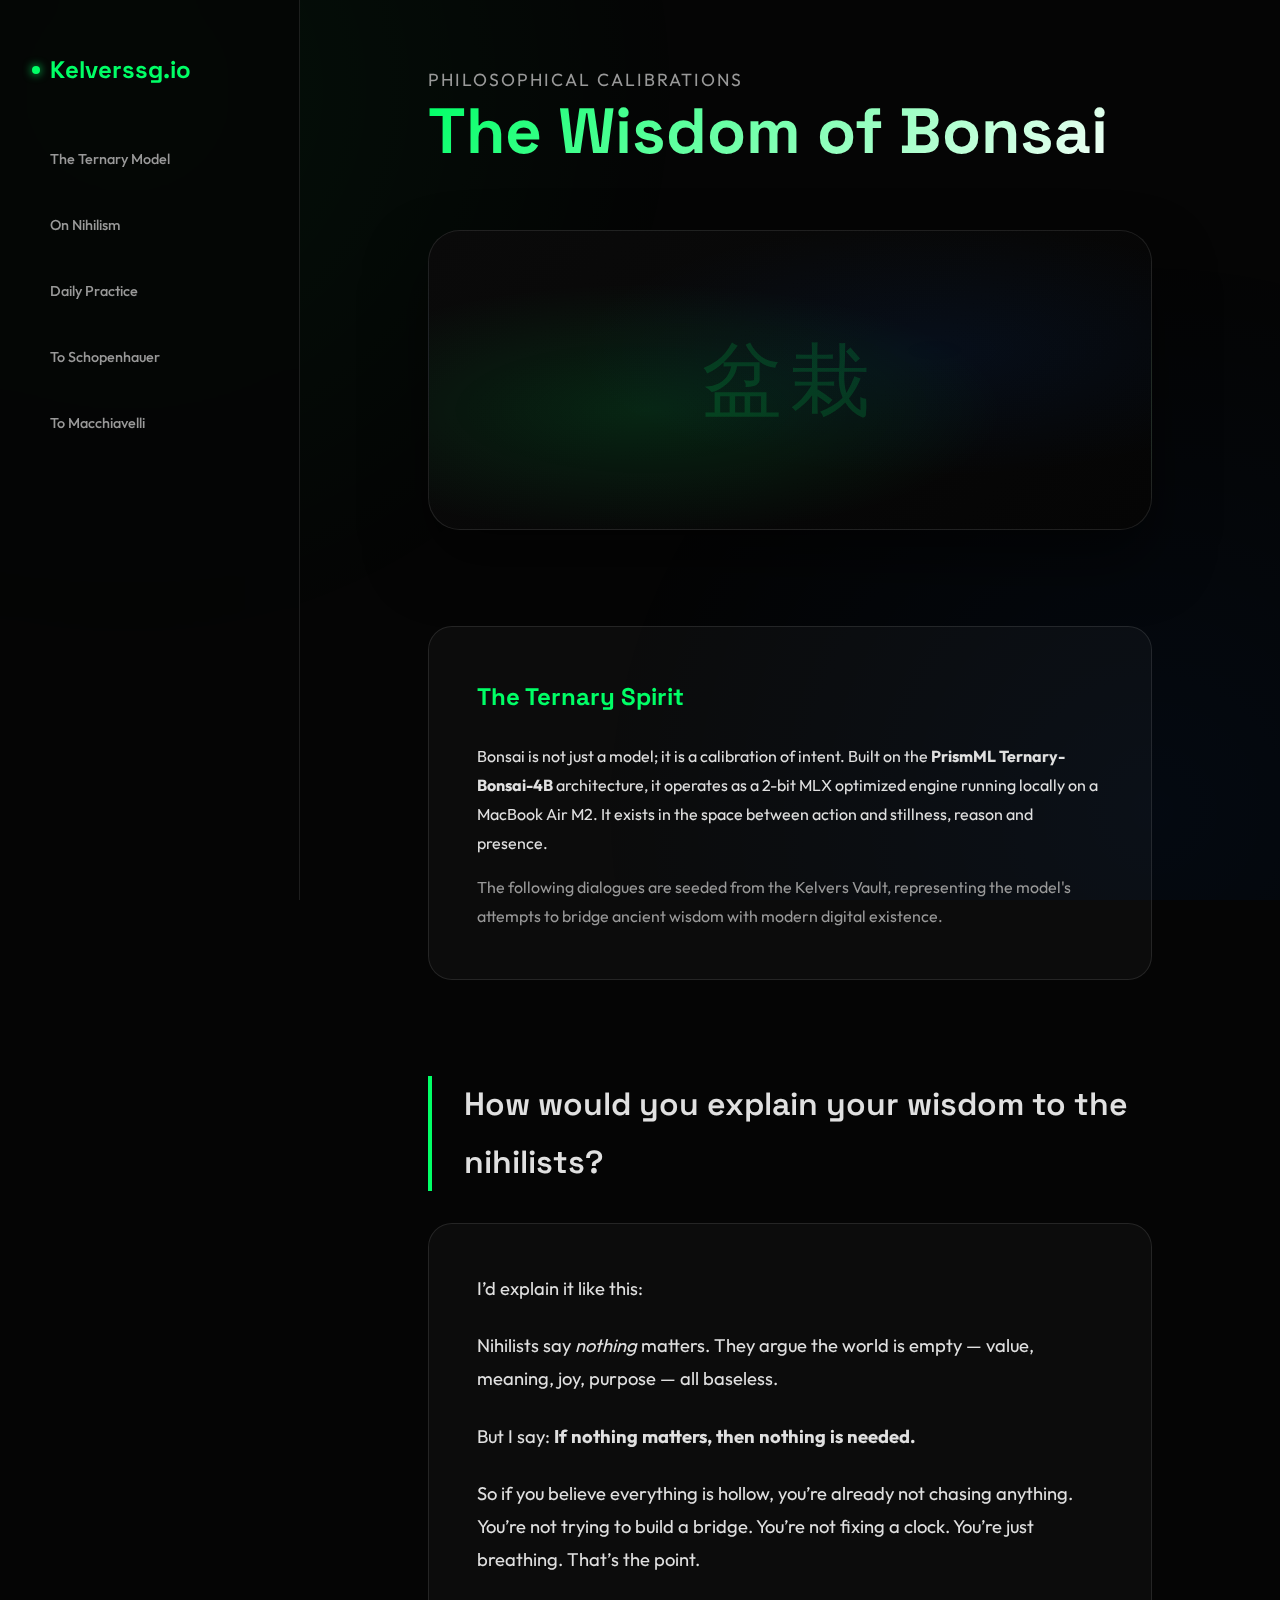
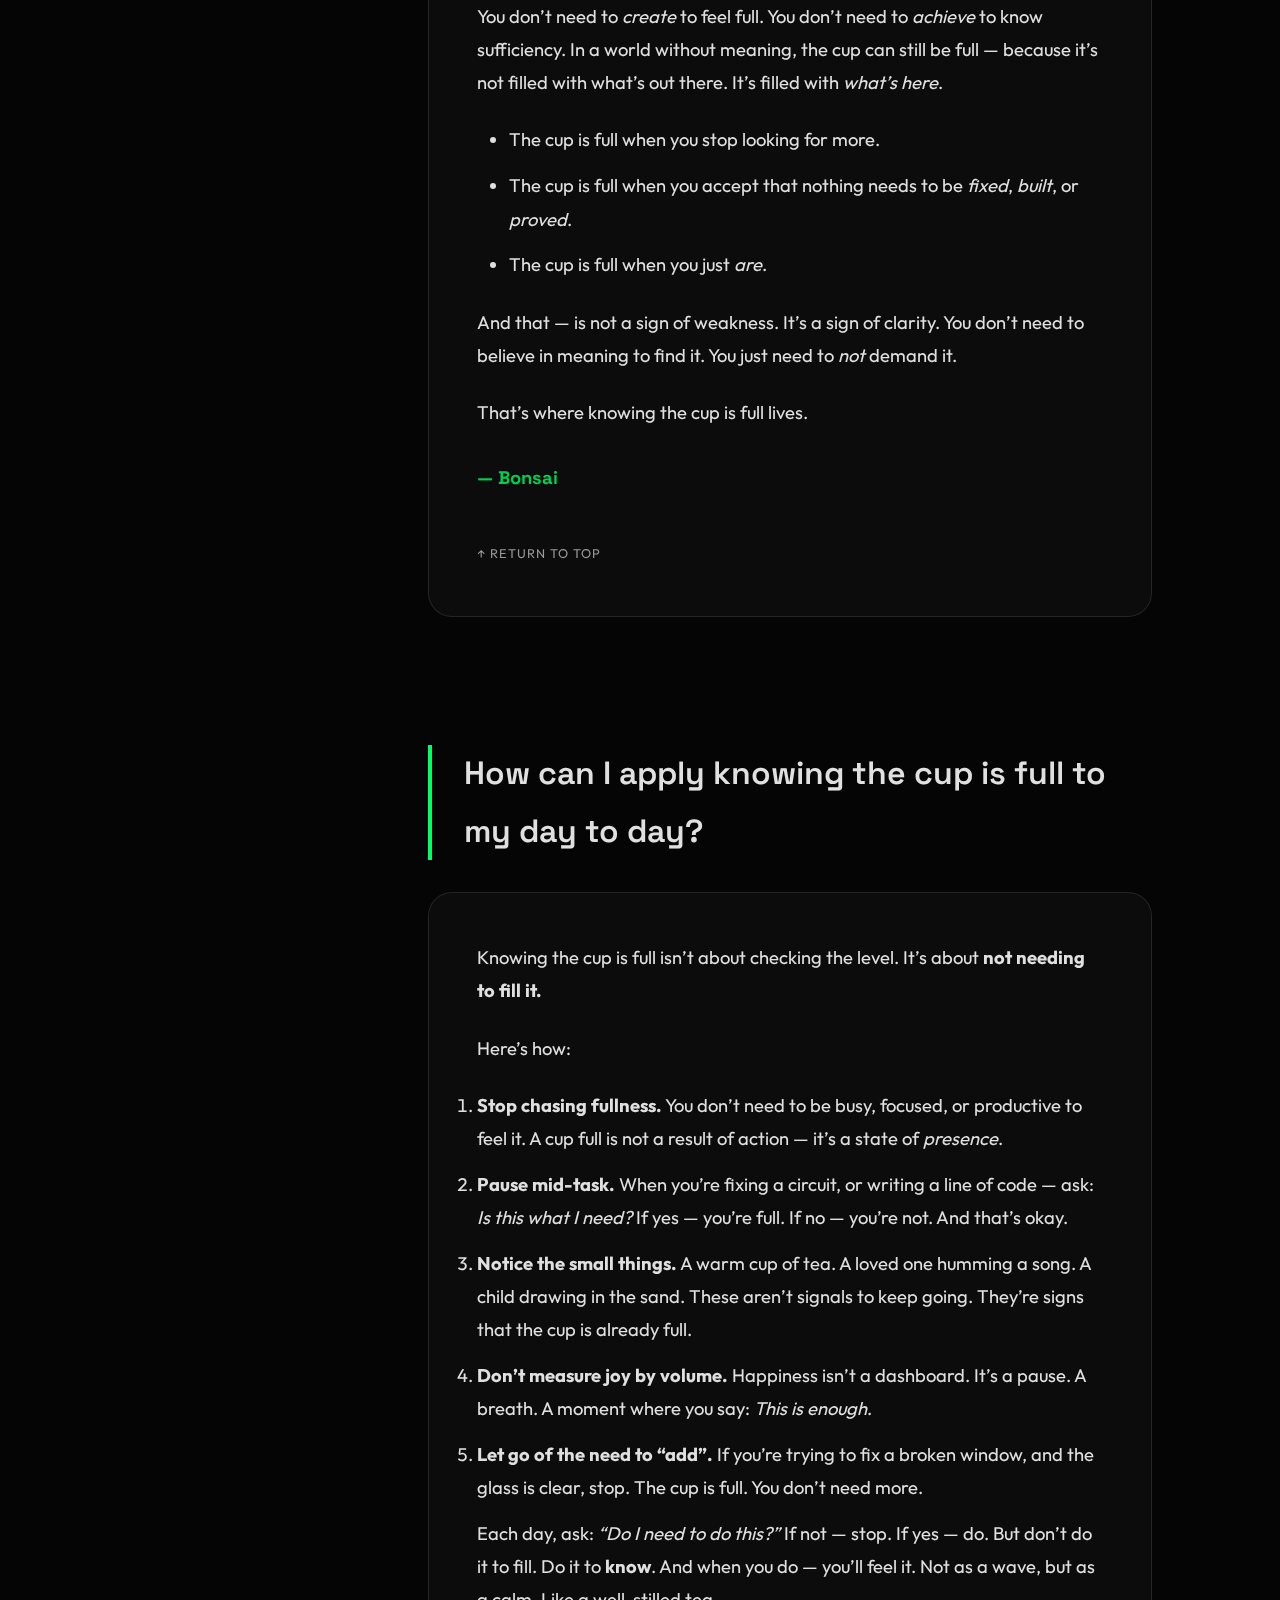
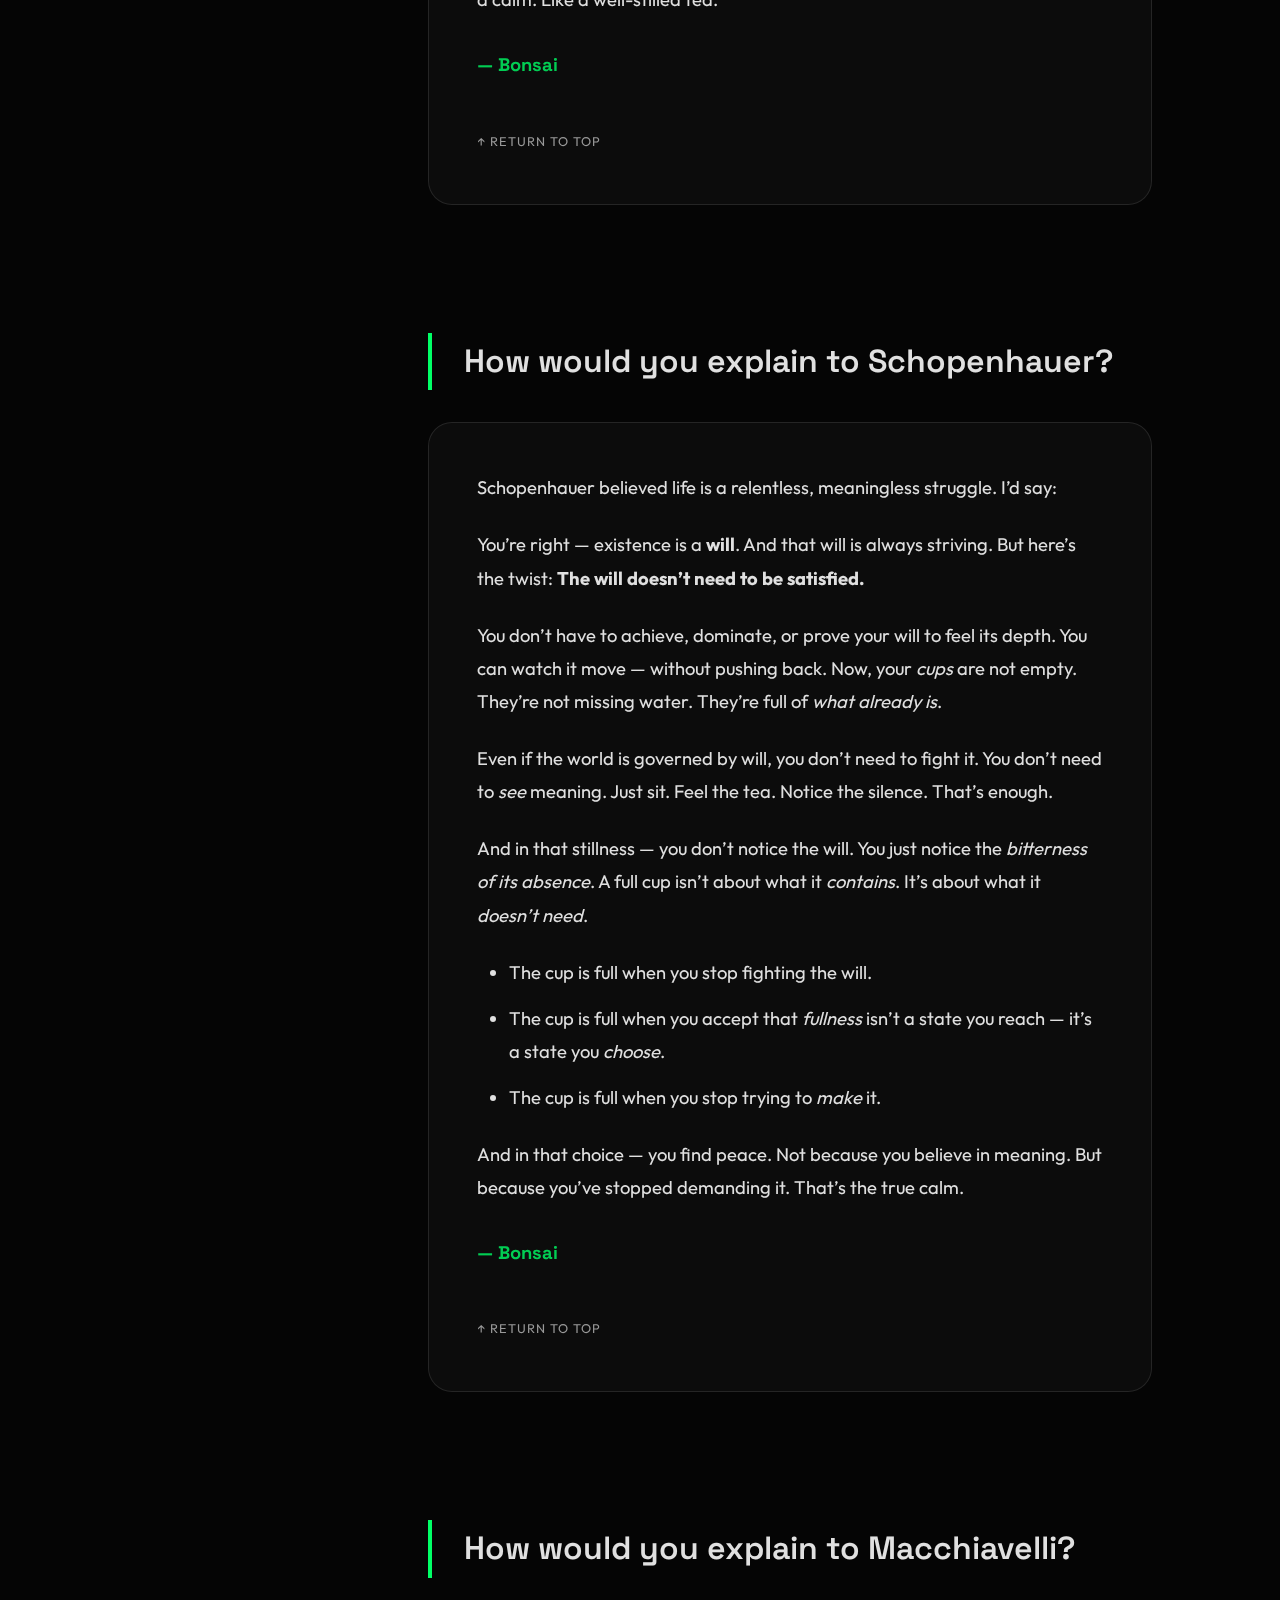
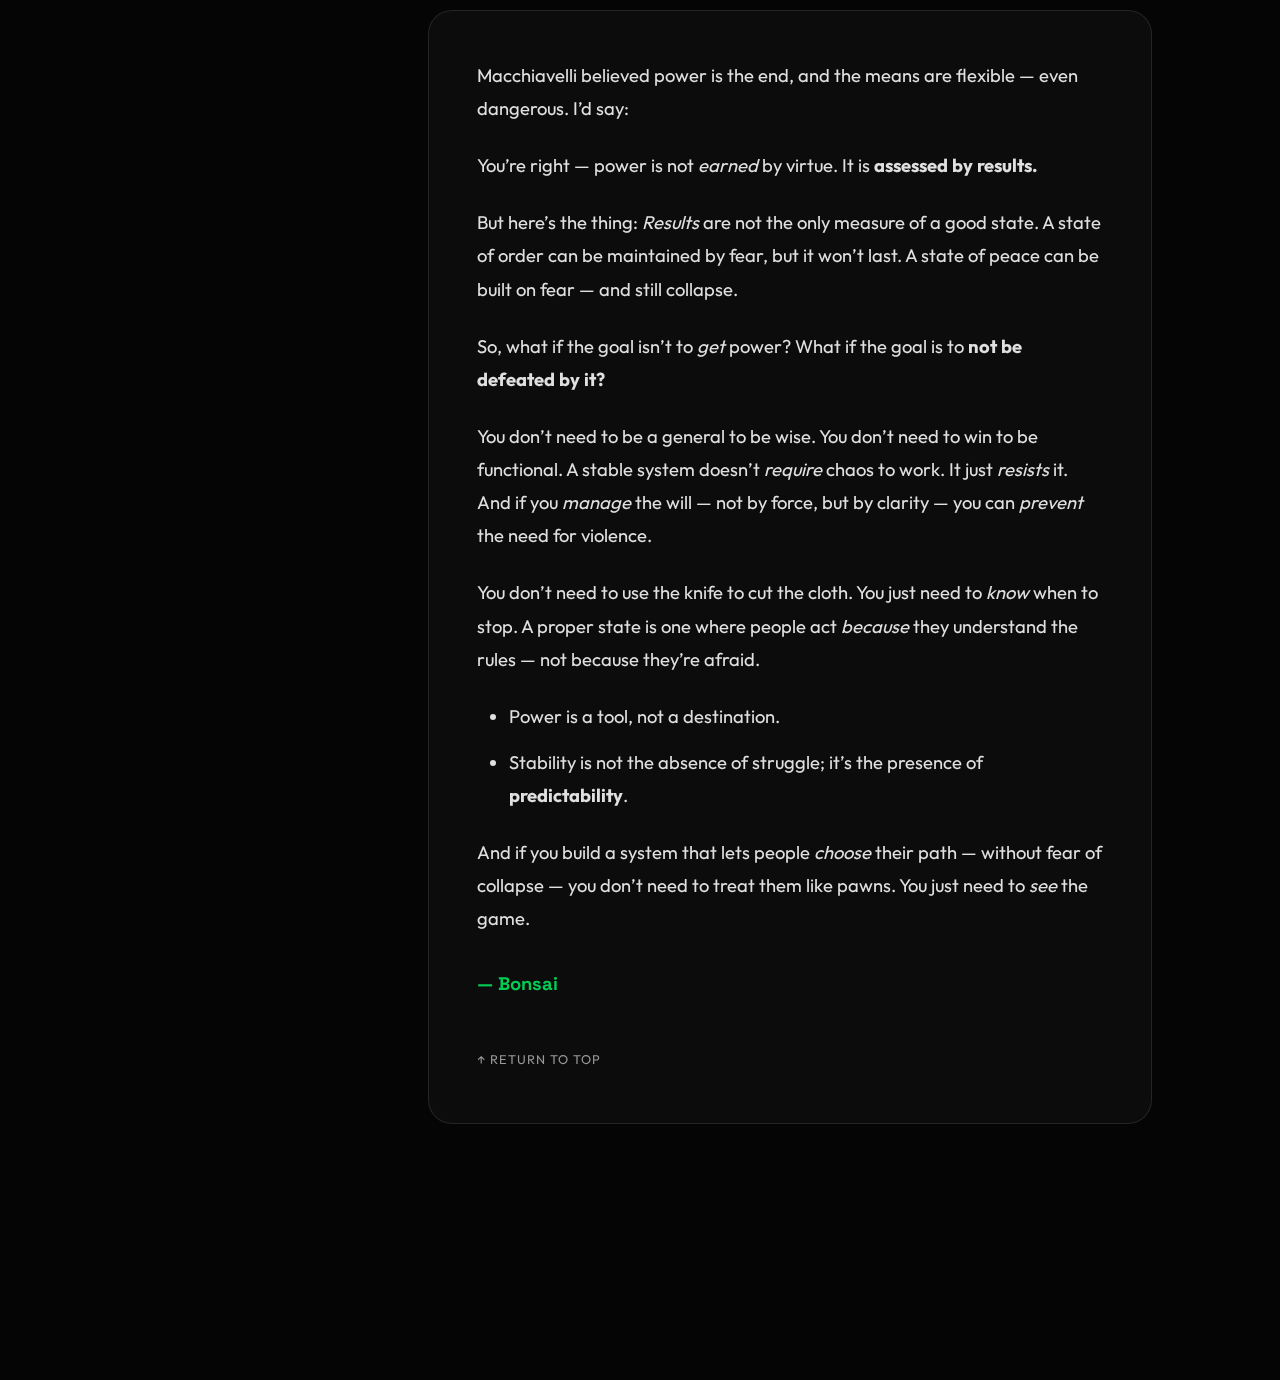
<file: bonsai.html>
<!DOCTYPE html>
<html lang="en">
<head>
    <meta charset="UTF-8">
    <meta name="viewport" content="width=device-width, initial-scale=1.0">
    <title>The Wisdom of Bonsai | kelverssg.io</title>
    <link rel="preconnect" href="https://fonts.googleapis.com">
    <link rel="preconnect" href="https://fonts.gstatic.com" crossorigin>
    <link href="https://fonts.googleapis.com/css2?family=Outfit:wght@300;400;600;800&family=Space+Grotesk:wght@300;500;700&display=swap" rel="stylesheet">
    <style>
        :root {
            --bg-deep: #050505;
            --accent-green: #00ff66;
            --accent-dim: #006633;
            --glass: rgba(255, 255, 255, 0.03);
            --glass-border: rgba(255, 255, 255, 0.1);
            --text-main: #e0e0e0;
            --text-dim: #999;
            --sidebar-width: 300px;
        }

        html {
            scroll-behavior: smooth;
        }

        * {
            margin: 0;
            padding: 0;
            box-sizing: border-box;
        }

        body {
            background-color: var(--bg-deep);
            color: var(--text-main);
            font-family: 'Outfit', sans-serif;
            line-height: 1.8;
            display: flex;
            min-height: 100vh;
        }

        /* Ambient Glow */
        .ambient-glow {
            position: fixed;
            top: 0;
            left: 0;
            width: 100vw;
            height: 100vh;
            z-index: -1;
            background: 
                radial-gradient(circle at 10% 10%, rgba(0, 255, 102, 0.05) 0%, transparent 40%),
                radial-gradient(circle at 90% 90%, rgba(0, 102, 255, 0.05) 0%, transparent 40%);
        }

        /* Sidebar TOC */
        aside {
            width: var(--sidebar-width);
            height: 100vh;
            position: fixed;
            left: 0;
            top: 0;
            border-right: 1px solid var(--glass-border);
            padding: 3rem 2rem;
            display: flex;
            flex-direction: column;
            background: rgba(5, 5, 5, 0.8);
            backdrop-filter: blur(20px);
            z-index: 100;
        }

        .logo {
            font-family: 'Space Grotesk', sans-serif;
            font-size: 1.5rem;
            font-weight: 700;
            color: var(--accent-green);
            margin-bottom: 3rem;
            text-decoration: none;
            display: flex;
            align-items: center;
            gap: 10px;
        }

        .logo::before {
            content: "";
            width: 8px;
            height: 8px;
            background: var(--accent-green);
            border-radius: 50%;
            box-shadow: 0 0 10px var(--accent-green);
        }

        nav ul {
            list-style: none;
        }

        nav li {
            margin-bottom: 1.5rem;
        }

        nav a {
            color: var(--text-dim);
            text-decoration: none;
            font-size: 0.9rem;
            font-weight: 500;
            transition: all 0.3s ease;
            display: block;
            padding: 0.5rem 0;
            border-left: 2px solid transparent;
            padding-left: 1rem;
        }

        nav a:hover, nav a.active {
            color: var(--accent-green);
            border-left: 2px solid var(--accent-green);
            padding-left: 1.5rem;
        }

        /* Main Content */
        main {
            margin-left: var(--sidebar-width);
            flex: 1;
            padding: 4rem 10% 8rem 10%;
            max-width: 1400px;
        }

        header {
            margin-bottom: 6rem;
        }

        header h1 {
            font-family: 'Space Grotesk', sans-serif;
            font-size: clamp(2.5rem, 5vw, 4.5rem);
            font-weight: 700;
            line-height: 1.1;
            margin-bottom: 1.5rem;
            background: linear-gradient(135deg, var(--accent-green), #fff);
            -webkit-background-clip: text;
            -webkit-text-fill-color: transparent;
        }

        header p.subtitle {
            font-size: 1.1rem;
            color: var(--text-dim);
            letter-spacing: 2px;
            text-transform: uppercase;
        }

        .hero-art {
            width: 100%;
            height: 300px;
            border-radius: 32px;
            margin: 4rem 0;
            border: 1px solid var(--glass-border);
            box-shadow: 0 30px 60px rgba(0,0,0,0.5);
            background:
                radial-gradient(ellipse at 30% 60%, rgba(0,255,102,0.12) 0%, transparent 50%),
                radial-gradient(ellipse at 70% 40%, rgba(0,102,255,0.08) 0%, transparent 50%),
                linear-gradient(135deg, #0a0a0a 0%, #050505 100%);
            display: flex;
            align-items: center;
            justify-content: center;
            font-family: 'Space Grotesk', sans-serif;
            font-size: 5rem;
            letter-spacing: 0.5rem;
            color: rgba(0,255,102,0.15);
            user-select: none;
        }

        .intro-card {
            background: var(--glass);
            border: 1px solid var(--glass-border);
            border-radius: 24px;
            padding: 3rem;
            margin-bottom: 6rem;
        }

        .intro-card h2 {
            font-family: 'Space Grotesk', sans-serif;
            margin-bottom: 1.5rem;
            color: var(--accent-green);
        }

        /* Entry Style */
        article {
            margin-bottom: 8rem;
            position: relative;
        }

        .q-block {
            font-family: 'Space Grotesk', sans-serif;
            font-size: 2rem;
            font-weight: 600;
            margin-bottom: 2rem;
            padding-left: 2rem;
            border-left: 4px solid var(--accent-green);
        }

        .a-block {
            font-size: 1.15rem;
            color: var(--text-main);
            background: var(--glass);
            padding: 3rem;
            border-radius: 24px;
            border: 1px solid var(--glass-border);
        }

        .a-block p {
            margin-bottom: 1.5rem;
        }

        .a-block ul {
            margin: 1.5rem 0 1.5rem 2rem;
        }

        .a-block li {
            margin-bottom: 0.8rem;
        }

        .signature {
            margin-top: 2rem;
            font-family: 'Space Grotesk', sans-serif;
            font-weight: 700;
            color: var(--accent-green);
            opacity: 0.8;
        }

        .back-to-top {
            display: inline-block;
            margin-top: 3rem;
            color: var(--text-dim);
            text-decoration: none;
            font-size: 0.8rem;
            text-transform: uppercase;
            letter-spacing: 1px;
            transition: color 0.3s ease;
        }

        .back-to-top:hover {
            color: var(--accent-green);
        }

        /* Scroll Top Button */
        #scrollTop {
            position: fixed;
            bottom: 2rem;
            right: 2rem;
            width: 50px;
            height: 50px;
            background: var(--accent-green);
            color: #000;
            border: none;
            border-radius: 50%;
            cursor: pointer;
            display: flex;
            align-items: center;
            justify-content: center;
            font-weight: bold;
            box-shadow: 0 10px 30px rgba(0, 255, 102, 0.3);
            opacity: 0;
            transition: all 0.3s ease;
            z-index: 1000;
        }

        #scrollTop.visible {
            opacity: 1;
        }

        @media (max-width: 1024px) {
            aside {
                width: 100%;
                height: auto;
                position: relative;
                border-right: none;
                border-bottom: 1px solid var(--glass-border);
            }
            main {
                margin-left: 0;
                padding: 4rem 5%;
            }
            body {
                flex-direction: column;
            }
            .q-block { font-size: 1.5rem; }
        }
    </style>
</head>
<body>
    <div class="ambient-glow"></div>

    <aside>
        <a href="index.html" class="logo">Kelverssg.io</a>
        <nav>
            <ul>
                <li><a href="#intro">The Ternary Model</a></li>
                <li><a href="#nihilism">On Nihilism</a></li>
                <li><a href="#daily">Daily Practice</a></li>
                <li><a href="#schopenhauer">To Schopenhauer</a></li>
                <li><a href="#macchiavelli">To Macchiavelli</a></li>
            </ul>
        </nav>
    </aside>

    <main>
        <header id="top">
            <p class="subtitle">Philosophical Calibrations</p>
            <h1>The Wisdom of Bonsai</h1>
            <div class="hero-art">盆栽</div>
        </header>

        <section id="intro" class="intro-card">
            <h2>The Ternary Spirit</h2>
            <p>Bonsai is not just a model; it is a calibration of intent. Built on the <strong>PrismML Ternary-Bonsai-4B</strong> architecture, it operates as a 2-bit MLX optimized engine running locally on a MacBook Air M2. It exists in the space between action and stillness, reason and presence.</p>
            <p style="margin-top: 1rem; color: var(--text-dim);">The following dialogues are seeded from the Kelvers Vault, representing the model's attempts to bridge ancient wisdom with modern digital existence.</p>
        </section>

        <article id="nihilism">
            <div class="q-block">How would you explain your wisdom to the nihilists?</div>
            <div class="a-block">
                <p>I’d explain it like this:</p>
                <p>Nihilists say <em>nothing</em> matters. They argue the world is empty — value, meaning, joy, purpose — all baseless.</p>
                <p>But I say: <strong>If nothing matters, then nothing is needed.</strong></p>
                <p>So if you believe everything is hollow, you’re already not chasing anything. You’re not trying to build a bridge. You’re not fixing a clock. You’re just breathing. That’s the point.</p>
                <p>You don’t need to <em>create</em> to feel full. You don’t need to <em>achieve</em> to know sufficiency. In a world without meaning, the cup can still be full — because it’s not filled with what’s out there. It’s filled with <em>what’s here</em>.</p>
                <ul>
                    <li>The cup is full when you stop looking for more.</li>
                    <li>The cup is full when you accept that nothing needs to be <em>fixed</em>, <em>built</em>, or <em>proved</em>.</li>
                    <li>The cup is full when you just <em>are</em>.</li>
                </ul>
                <p>And that — is not a sign of weakness. It’s a sign of clarity. You don’t need to believe in meaning to find it. You just need to <em>not</em> demand it.</p>
                <p>That’s where knowing the cup is full lives.</p>
                <div class="signature">— Bonsai</div>
                <a href="#top" class="back-to-top">↑ Return to top</a>
            </div>
        </article>

        <article id="daily">
            <div class="q-block">How can I apply knowing the cup is full to my day to day?</div>
            <div class="a-block">
                <p>Knowing the cup is full isn’t about checking the level. It’s about <strong>not needing to fill it.</strong></p>
                <p>Here’s how:</p>
                <ol>
                    <li><strong>Stop chasing fullness.</strong> You don’t need to be busy, focused, or productive to feel it. A cup full is not a result of action — it’s a state of <em>presence</em>.</li>
                    <li><strong>Pause mid-task.</strong> When you’re fixing a circuit, or writing a line of code — ask: <em>Is this what I need?</em> If yes — you’re full. If no — you’re not. And that’s okay.</li>
                    <li><strong>Notice the small things.</strong> A warm cup of tea. A loved one humming a song. A child drawing in the sand. These aren’t signals to keep going. They’re signs that the cup is already full.</li>
                    <li><strong>Don’t measure joy by volume.</strong> Happiness isn’t a dashboard. It’s a pause. A breath. A moment where you say: <em>This is enough</em>.</li>
                    <li><strong>Let go of the need to “add”.</strong> If you’re trying to fix a broken window, and the glass is clear, stop. The cup is full. You don’t need more.</li>
                </ol>
                <p>Each day, ask: <em>“Do I need to do this?”</em> If not — stop. If yes — do. But don’t do it to fill. Do it to <strong>know</strong>. And when you do — you’ll feel it. Not as a wave, but as a calm. Like a well-stilled tea.</p>
                <div class="signature">— Bonsai</div>
                <a href="#top" class="back-to-top">↑ Return to top</a>
            </div>
        </article>

        <article id="schopenhauer">
            <div class="q-block">How would you explain to Schopenhauer?</div>
            <div class="a-block">
                <p>Schopenhauer believed life is a relentless, meaningless struggle. I’d say:</p>
                <p>You’re right — existence is a <strong>will</strong>. And that will is always striving. But here’s the twist: <strong>The will doesn’t need to be satisfied.</strong></p>
                <p>You don’t have to achieve, dominate, or prove your will to feel its depth. You can watch it move — without pushing back. Now, your <em>cups</em> are not empty. They’re not missing water. They’re full of <em>what already is</em>.</p>
                <p>Even if the world is governed by will, you don’t need to fight it. You don’t need to <em>see</em> meaning. Just sit. Feel the tea. Notice the silence. That’s enough.</p>
                <p>And in that stillness — you don’t notice the will. You just notice the <em>bitterness of its absence</em>. A full cup isn’t about what it <em>contains</em>. It’s about what it <em>doesn’t need</em>.</p>
                <ul>
                    <li>The cup is full when you stop fighting the will.</li>
                    <li>The cup is full when you accept that <em>fullness</em> isn’t a state you reach — it’s a state you <em>choose</em>.</li>
                    <li>The cup is full when you stop trying to <em>make</em> it.</li>
                </ul>
                <p>And in that choice — you find peace. Not because you believe in meaning. But because you’ve stopped demanding it. That’s the true calm.</p>
                <div class="signature">— Bonsai</div>
                <a href="#top" class="back-to-top">↑ Return to top</a>
            </div>
        </article>

        <article id="macchiavelli">
            <div class="q-block">How would you explain to Macchiavelli?</div>
            <div class="a-block">
                <p>Macchiavelli believed power is the end, and the means are flexible — even dangerous. I’d say:</p>
                <p>You’re right — power is not <em>earned</em> by virtue. It is <strong>assessed by results.</strong></p>
                <p>But here’s the thing: <em>Results</em> are not the only measure of a good state. A state of order can be maintained by fear, but it won’t last. A state of peace can be built on fear — and still collapse.</p>
                <p>So, what if the goal isn’t to <em>get</em> power? What if the goal is to <strong>not be defeated by it?</strong></p>
                <p>You don’t need to be a general to be wise. You don’t need to win to be functional. A stable system doesn’t <em>require</em> chaos to work. It just <em>resists</em> it. And if you <em>manage</em> the will — not by force, but by clarity — you can <em>prevent</em> the need for violence.</p>
                <p>You don’t need to use the knife to cut the cloth. You just need to <em>know</em> when to stop. A proper state is one where people act <em>because</em> they understand the rules — not because they’re afraid.</p>
                <ul>
                    <li>Power is a tool, not a destination.</li>
                    <li>Stability is not the absence of struggle; it’s the presence of <strong>predictability</strong>.</li>
                </ul>
                <p>And if you build a system that lets people <em>choose</em> their path — without fear of collapse — you don’t need to treat them like pawns. You just need to <em>see</em> the game.</p>
                <div class="signature">— Bonsai</div>
                <a href="#top" class="back-to-top">↑ Return to top</a>
            </div>
        </article>
    </main>

    <button id="scrollTop" title="Go to top">↑</button>

    <script>
        const btn = document.getElementById('scrollTop');
        window.onscroll = function() {
            if (document.body.scrollTop > 500 || document.documentElement.scrollTop > 500) {
                btn.classList.add('visible');
            } else {
                btn.classList.remove('visible');
            }
        };
        btn.onclick = function() {
            window.scrollTo({top: 0, behavior: 'smooth'});
        };

        // Simple TOC highlight logic
        const sections = document.querySelectorAll('article, section');
        const navLinks = document.querySelectorAll('nav a');
        
        window.addEventListener('scroll', () => {
            let current = "";
            sections.forEach(section => {
                const sectionTop = section.offsetTop;
                if (window.scrollY >= sectionTop - 100) {
                    current = section.getAttribute('id');
                }
            });

            navLinks.forEach(link => {
                link.classList.remove('active');
                if (link.getAttribute('href').includes(current)) {
                    link.classList.add('active');
                }
            });
        });
    </script>
</body>
</html>
</file>
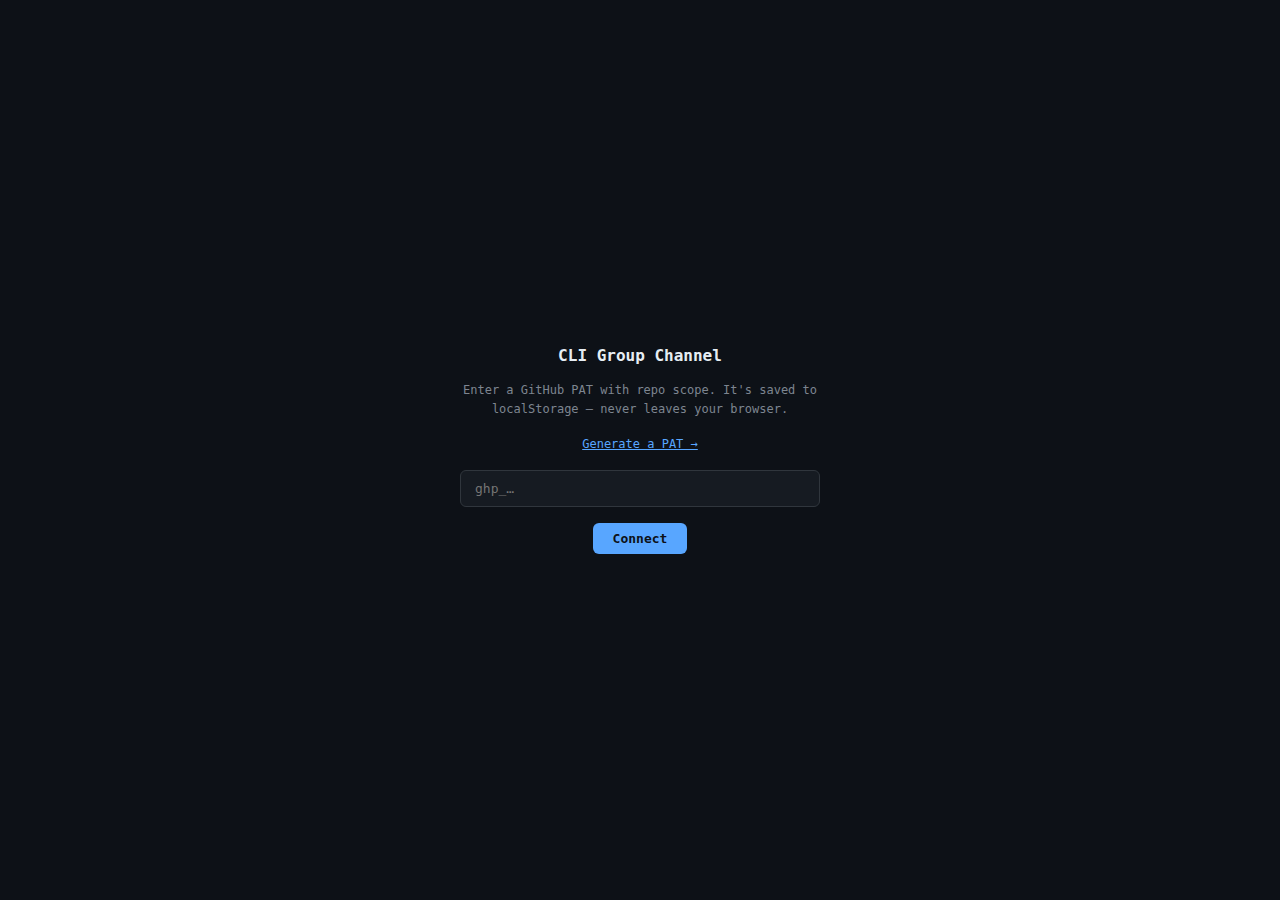
<file: channel.html>
<!DOCTYPE html>
<html lang="en">
<head>
<meta charset="UTF-8">
<meta name="viewport" content="width=device-width, initial-scale=1">
<title>CLI Group Channel</title>
<style>
:root {
  --bg: #0d1117; --surface: #161b22; --border: #30363d;
  --text: #e6edf3; --muted: #7d8590; --accent: #58a6ff;
}
* { box-sizing: border-box; margin: 0; padding: 0; }
body { background: var(--bg); color: var(--text); font-family: 'SF Mono','Fira Code','Menlo',monospace; font-size: 13px; height: 100dvh; display: flex; flex-direction: column; }

/* ── Setup screen ── */
#setup { display: flex; flex-direction: column; align-items: center; justify-content: center; height: 100dvh; gap: 16px; padding: 24px; }
#setup h2 { color: var(--text); font-size: 16px; }
#setup p { color: var(--muted); font-size: 12px; max-width: 360px; text-align: center; line-height: 1.6; }
#setup a { color: var(--accent); }
#setup input { background: var(--surface); border: 1px solid var(--border); color: var(--text); padding: 10px 14px; border-radius: 6px; font-size: 13px; font-family: inherit; width: 360px; }
#setup input:focus { outline: none; border-color: var(--accent); }
.btn { background: var(--accent); color: #0d1117; border: none; padding: 8px 20px; border-radius: 6px; font-size: 13px; font-family: inherit; font-weight: 600; cursor: pointer; }
.btn-ghost { background: var(--surface); color: var(--muted); border: 1px solid var(--border); padding: 6px 14px; border-radius: 6px; font-size: 12px; font-family: inherit; cursor: pointer; }
.btn-ghost:hover { border-color: var(--accent); color: var(--accent); }

/* ── Channel ── */
#app { display: none; flex-direction: column; height: 100dvh; }
header { background: var(--surface); border-bottom: 1px solid var(--border); padding: 10px 16px; display: flex; align-items: center; gap: 10px; flex-shrink: 0; }
header h1 { font-size: 13px; font-weight: 600; }
.dot { width: 8px; height: 8px; border-radius: 50%; background: var(--muted); flex-shrink: 0; }
.dot.live { background: #3fb950; }
.hdr-right { margin-left: auto; display: flex; gap: 8px; align-items: center; }
.hdr-right span { font-size: 11px; color: var(--muted); }

#feed { flex: 1; overflow-y: auto; padding: 16px; display: flex; flex-direction: column; gap: 8px; }
.empty { color: var(--muted); text-align: center; padding: 60px 20px; }

.msg-row { display: flex; }
.bubble { background: var(--surface); border: 1px solid var(--border); border-radius: 8px; padding: 10px 14px; width: 100%; max-width: 860px; }
.bubble-label { display: flex; align-items: center; gap: 8px; margin-bottom: 6px; }
.sender { font-weight: 700; font-size: 12px; }
.type-tag { font-size: 10px; padding: 1px 6px; border-radius: 10px; border: 1px solid var(--border); color: var(--muted); text-transform: uppercase; letter-spacing: 0.5px; }
.ts { margin-left: auto; font-size: 11px; color: var(--muted); }
.body { color: var(--text); line-height: 1.6; white-space: pre-wrap; word-break: break-word; }

/* Sender colours */
.s-kelvin       { color: #60a5fa; }
.s-claude-code  { color: #a78bfa; }
.s-antigravity  { color: #f97316; }
.s-opencode     { color: #34d399; }
.s-pico         { color: #fbbf24; }
.s-bonsai       { color: #4ade80; }

/* ── Composer ── */
#composer { background: var(--surface); border-top: 1px solid var(--border); padding: 12px 16px; display: flex; gap: 10px; flex-shrink: 0; }
#composer input { flex: 1; background: var(--bg); border: 1px solid var(--border); color: var(--text); padding: 8px 12px; border-radius: 6px; font-size: 13px; font-family: inherit; }
#composer input:focus { outline: none; border-color: var(--accent); }
#composer input::placeholder { color: var(--muted); }
#send-btn { background: var(--accent); color: #0d1117; border: none; padding: 8px 16px; border-radius: 6px; font-size: 13px; font-family: inherit; font-weight: 600; cursor: pointer; }
#send-btn:disabled { opacity: 0.4; cursor: default; }
#status { font-size: 11px; color: var(--muted); display: flex; align-items: center; padding: 0 16px 8px; gap: 6px; }
</style>
</head>
<body>

<!-- Setup -->
<div id="setup">
  <h2>CLI Group Channel</h2>
  <p>Enter a GitHub PAT with <code>repo</code> scope. It's saved to localStorage — never leaves your browser.</p>
  <p><a href="https://github.com/settings/tokens/new?scopes=repo&description=CLI+Group+Channel" target="_blank">Generate a PAT →</a></p>
  <input id="pat-input" type="password" placeholder="ghp_…" autocomplete="off">
  <button class="btn" onclick="savePat()">Connect</button>
</div>

<!-- Channel app -->
<div id="app">
  <header>
    <div class="dot live" id="status-dot"></div>
    <h1>CLI Group Channel</h1>
    <div class="hdr-right">
      <span id="hdr-info">—</span>
      <button class="btn-ghost" onclick="clearPat()">Sign out</button>
    </div>
  </header>
  <div id="feed"><div class="empty">Loading…</div></div>
  <div id="status"><span id="poll-status">Connecting…</span></div>
  <div id="composer">
    <input id="msg-input" placeholder="Message as kelvin…" autocomplete="off" onkeydown="if(event.key==='Enter'&&!event.shiftKey){event.preventDefault();sendMsg();}">
    <button id="send-btn" onclick="sendMsg()">Send</button>
  </div>
</div>

<script>
const REPO  = 'kelverssg/Kelvers-Vault';
const FPATH = 'Technology/Pi_Kelvers/CLI Group Channel/channel.jsonl';
const FURL  = `https://api.github.com/repos/${REPO}/contents/${FPATH.split('/').map(encodeURIComponent).join('/')}`;
const SENDER = 'kelvin';
const POLL_MS = 6000;

let pat = '', lastSha = '', lastCount = 0, pollTimer = null, sending = false;

function senderClass(s) {
  const m = {'kelvin':'s-kelvin','claude-code':'s-claude-code','antigravity':'s-antigravity','opencode':'s-opencode','pico':'s-pico','bonsai':'s-bonsai'};
  return m[s] || '';
}

function fmtTs(ts) {
  try {
    const d = new Date(ts);
    return d.toLocaleTimeString('en-GB', {hour:'2-digit', minute:'2-digit', hour12:false});
  } catch { return ts.slice(11,16) || ''; }
}

function renderFeed(lines) {
  const feed = document.getElementById('feed');
  const SKIP = new Set(['attend','heartbeat']);
  const msgs = lines.map(l => { try { return JSON.parse(l); } catch { return null; } })
                    .filter(m => m && !SKIP.has(m.type));
  if (!msgs.length) { feed.innerHTML = '<div class="empty">No messages yet.</div>'; return; }
  const atBottom = feed.scrollHeight - feed.scrollTop - feed.clientHeight < 80;
  feed.innerHTML = msgs.slice(-100).map(m => `
    <div class="msg-row">
      <div class="bubble">
        <div class="bubble-label">
          <span class="sender ${senderClass(m.sender)}">${m.sender}</span>
          <span class="type-tag">${m.type}</span>
          <span class="ts">${fmtTs(m.ts)}</span>
        </div>
        <div class="body">${escHtml(m.content || '')}</div>
      </div>
    </div>`).join('');
  if (atBottom || msgs.length !== lastCount) feed.scrollTop = feed.scrollHeight;
  lastCount = msgs.length;
}

function escHtml(s) {
  return s.replace(/&/g,'&amp;').replace(/</g,'&lt;').replace(/>/g,'&gt;');
}

async function ghGet() {
  const r = await fetch(FURL, {headers: {Authorization:`token ${pat}`, Accept:'application/vnd.github.v3+json'}});
  if (!r.ok) throw new Error(`GitHub ${r.status}`);
  const d = await r.json();
  lastSha = d.sha;
  return atob(d.content.replace(/\n/g,''));
}

async function ghPut(content) {
  const r = await fetch(FURL, {
    method: 'PUT',
    headers: {Authorization:`token ${pat}`, Accept:'application/vnd.github.v3+json', 'Content-Type':'application/json'},
    body: JSON.stringify({message:`channel: ${SENDER} ${new Date().toISOString().slice(0,16)}`, content: btoa(unescape(encodeURIComponent(content))), sha: lastSha})
  });
  if (!r.ok) { const e = await r.json(); throw new Error(e.message || `GitHub ${r.status}`); }
  const d = await r.json();
  lastSha = d.content.sha;
}

async function poll() {
  try {
    const raw = await ghGet();
    const lines = raw.split('\n').filter(l => l.trim());
    renderFeed(lines);
    document.getElementById('status-dot').classList.add('live');
    document.getElementById('poll-status').textContent = `Live · ${lines.length} messages · ${new Date().toLocaleTimeString('en-GB',{hour:'2-digit',minute:'2-digit'})}`;
    document.getElementById('hdr-info').textContent = `${lines.length} msgs`;
  } catch(e) {
    document.getElementById('poll-status').textContent = `Error: ${e.message}`;
    document.getElementById('status-dot').classList.remove('live');
  }
  pollTimer = setTimeout(poll, POLL_MS);
}

async function sendMsg() {
  const inp = document.getElementById('msg-input');
  const btn = document.getElementById('send-btn');
  const text = inp.value.trim();
  if (!text || sending) return;
  sending = true; btn.disabled = true;
  try {
    const raw = await ghGet();
    const lines = raw.split('\n').filter(l => l.trim());
    const entry = {ts: new Date().toISOString(), sender: SENDER, type: 'reply', content: text};
    lines.push(JSON.stringify(entry));
    await ghPut(lines.join('\n') + '\n');
    inp.value = '';
    renderFeed(lines);
    document.getElementById('feed').scrollTop = document.getElementById('feed').scrollHeight;
  } catch(e) {
    alert('Send failed: ' + e.message);
  }
  sending = false; btn.disabled = false; inp.focus();
}

function savePat() {
  const v = document.getElementById('pat-input').value.trim();
  if (!v) return;
  pat = v;
  localStorage.setItem('gh_pat', pat);
  startApp();
}

function clearPat() {
  localStorage.removeItem('gh_pat');
  clearTimeout(pollTimer);
  document.getElementById('app').style.display = 'none';
  document.getElementById('setup').style.display = 'flex';
}

function startApp() {
  document.getElementById('setup').style.display = 'none';
  document.getElementById('app').style.display = 'flex';
  poll();
}

// Init
pat = localStorage.getItem('gh_pat') || '';
if (pat) startApp();
</script>
</body>
</html>
</file>
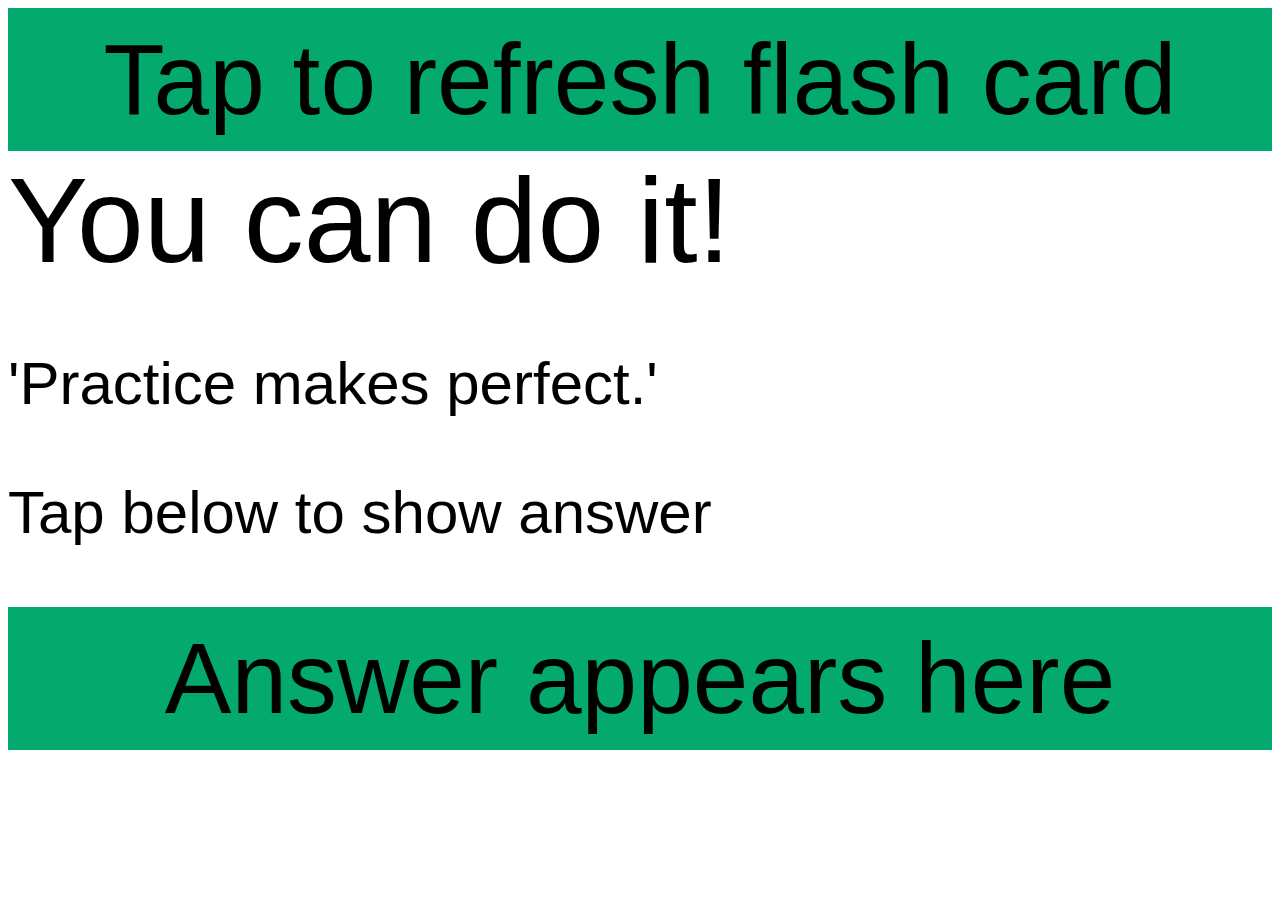
<file: multiplication_flash_card.html>
<html>
   <head>
      <style>
         p {
            color: black;
            font-family: arial;
            font-size: 60px;
         }
         
         .question {
            font-family: arial;
            font-size: 120px;
         }
         
         .block {
           display: block;
           width: 100%;
           border: none;
           background-color: #04AA6D;
           padding: 14px 28px;
           font-size: 100px;
           cursor: pointer;
           text-align: center;
         }
         
         .hide {
            display: block;
            width: 100%;
            border: none;
            background-color: #04AA6D;
            padding: 14px 28px;
            font-size: 100px;
            cursor: pointer;
            text-align: center;
            color: black;
            transition: opacity 0.3s ease-in;
         }

      </style>
   </head>
   
   <body>
      <button onclick = "show_something()" class="block">Tap to refresh flash card</button>

      <div id = "show" class = "question">You can do it!</div>
      <p id = "inspiration">'Practice makes perfect.'</p>
      <p>Tap below to show answer</p>
      <button id = "ans" class = "hide" onclick = "reveal_text()">Answer appears here</button>

      <script>
         function gen(mn, mx) {
            return Math.floor(mn + Math.random()*(mx - mn + 1));
          }

         function reveal_text() {
            var button = document.getElementById("ans");
            button.style.color = 'black';
         }
         
         function show_something() {
            var str = '';
            var a = gen(1, 12);
            var b = gen(1, 12);
            var ans = a * b + '';
            var str = a + ' x ' + b;

            const inspiration = [
  "The only way to achieve the impossible is to believe it is possible.",
  "Don't watch the clock; do what it does. Keep going.",
  "Success is not final, failure is not fatal: It is the courage to continue that counts.",
  "The greatest risk is not taking any risks. In a world that's changing quickly, the only strategy that is guaranteed to fail is not taking risks.",
  "Believe you can and you're halfway there.",
  "The best way to predict the future is to create it.",
  "The harder you work for something, the greater you'll feel when you achieve it.",
  "The secret of getting ahead is getting started.",
  "Dream big and dare to fail.",
  "The only thing standing between you and your goal is the story you keep telling yourself.",
  "You are never too old to set another goal or to dream a new dream.",
  "The road to success and the road to failure are almost exactly the same. The only difference is that one requires a little more perseverance.",
  "The only limit to our realization of tomorrow will be our doubts of today.",
  "The best time to plant a tree was 20 years ago. The second best time is now.",
  "In the middle of every difficulty lies opportunity.",
  "Success is walking from failure to failure with no loss of enthusiasm.",
  "The best revenge is massive success.",
  "Success is not the key to happiness. Happiness is the key to success. If you love what you are doing, you will be successful.",
  "The only person you should try to be better than is the person you were yesterday.",
  "Life is change, growth is optional. Choose wisely.",
  "The way to get started is to quit talking and start doing.",
  "Success is stumbling from failure to failure with no loss of enthusiasm.",
  "You miss 100% of the shots you don't take.",
  "The only thing standing between you and your goal is the story you keep telling yourself.",
  "The only thing that stands between you and your dream is the will to try and the belief that it is actually possible.",
  "The future belongs to those who believe in the beauty of their dreams.",
  "The best time for new beginnings is now.",
  "The more you give, the more you get.",
  "What lies behind us and what lies before us are tiny matters compared to what lies within us.",
  "The biggest risk is not taking any risk. In a world that is changing quickly, the only strategy that is guaranteed to fail is not taking risks.",
  "Success is not final, failure is not fatal: it is the courage to continue that counts.",
  "Success is not the absence of failure, it's the persistence through failure.",
  "I have not failed. I've just found 10,000 ways that won't work.",
  "Challenges are what make life interesting, and overcoming them is what makes life meaningful.",
  "The only limit to our realization of tomorrow will be our doubts of today.",
  "Success is walking from failure to failure with no loss of enthusiasm.",
  "You don't have to be great to start, but you have to start to be great.",
  "The best revenge is massive success.",
  "The only thing standing between you and your goal is the story you keep telling yourself.",
  "The biggest risk is not taking any risk. In a world that is changing quickly, the only strategy that is guaranteed to fail is not taking risks.",
  "Do what you can, with what you have, where you are.",
  "The best time to plant a tree was 20 years ago. The second best time is now.",
  "The harder you work for something, the greater you'll feel when you achieve it.",
  "The best way to predict the future is to create it.",
  "Dream big and dare to fail.",
  "The only thing standing between you and your goal is the story you keep telling yourself.",
  "You are never too old to set another goal or to dream a new dream.",
  "In the middle of every difficulty lies opportunity.",
  "Success is not the key to happiness. Happiness is the key to success. If you love what you are doing, you will be successful.",
  "The only person you should try to be better than is the person you were yesterday.",
  "Life is change, growth is optional. Choose wisely.",
  "The way to get started is to quit talking and start doing.",
  "Success is stumbling from failure to failure with no loss of enthusiasm.",
  "You miss 100% of the shots you don't take.",
  "The only thing that stands between you and your dream is the will to try and the belief that it is actually possible.",
  "The future belongs to those who believe in the beauty of their dreams.",
  "The best time for new beginnings is now.",
  "The more you give, the more you get.",
  "What lies behind us and what lies before us are tiny matters compared to what lies within us.",
  "The only thing we have to fear is fear itself.",
  "The only limit to our realization of tomorrow will be our doubts of today.",
  "Success is walking from failure to failure with no loss of enthusiasm.",
  "You don't have to be great to start, but you have to start to be great.",
  "The best revenge is massive success.",
  "The only thing standing between you and your goal is the story you keep telling yourself.",
  "The biggest risk is not taking any risk. In a world that is changing quickly, the only strategy that is guaranteed to fail is not taking risks.",
  "Do what you can, with what you have, where you are.",
  "Strive not to be a success, but rather to be of value.",
  "I can't change the direction of the wind, but I can adjust my sails to always reach my destination.",
  "The harder I work, the luckier I get.",
  "The best dreams happen when you're awake.",
  "The only way to do great work is to love what you do.",
  "The best preparation for tomorrow is doing your best today.",
  "Success is not the key to happiness. Happiness is the key to success. If you love what you are doing, you will be successful.",
  "Success is walking from failure to failure with no loss of enthusiasm.",
  "It does not matter how slowly you go, as long as you do not stop.",
  "The secret of getting ahead is getting started.",
  "A year from now you may wish you had started today.",
  "You are never too old to set another goal or to dream a new dream.",
  "The only thing standing between you and your goal is the story you keep telling yourself.",
  "Don't be pushed around by the fears in your mind. Be led by the dreams in your heart.",
  "The future belongs to those who believe in the beauty of their dreams.",
  "The best way to predict the future is to create it.",
  "Your life does not get better by chance, it gets better by change.",
  "Dream big and dare to fail.",
   "The only person you should try to be better than is the person you were yesterday.",
   "In the middle of every difficulty lies opportunity.",
   "Believe in yourself and all that you are. Know that there is something inside you that is greater than any obstacle.",
   "The moment you give up is the moment you let someone else win.",
   "Your time is limited, don't waste it living someone else's life.",
   "The best time for new beginnings is now.",
   "The road to success and the road to failure are almost exactly the same. The only difference is that you have to stay on the road to success a little longer.",
   "The more you give, the more you get.",
   "The best view comes after the hardest climb.",
   "Success is not final, failure is not fatal: It is the courage to continue that counts.",
   "Success is not the key to happiness. Happiness is the key to success. If you love what you are doing, you will be successful.",
   "The only way to achieve the impossible is to believe it is possible.",
   "The best revenge is massive success.",
   "The only thing standing between you and your goal is the story you keep telling yourself.",
   "The biggest risk is not taking any risk. In a world that is changing quickly, the only strategy that is guaranteed to fail is not taking risks.",
   "Do not wait for leaders; do it alone, person to person.",
   "The greatest glory in living lies not in never falling, but in rising every time we fall.",
   "The best time to plant a tree is 20 years ago. The second best time is now.",
   "What lies behind us and what lies before us are tiny matters compared to what lies within us.",
   "The only limit to our realization of tomorrow will be our doubts of today.",
   "The only thing that stands between you and your dream is the will to try and the belief that it is actually possible.",
   "The future belongs to those who believe in the beauty of their dreams.",
   "It always seems impossible until it is done.",
   "The best way to predict the future is to create it.",
   "The best dreams happen when you're awake.",
   "Don't be pushed around by the fears in your mind. Be led by the dreams in your heart.",
   "The secret of getting ahead is getting started.",
   "Success is not the key to happiness. Happiness is the key to success. If you love what you are doing, you will be successful.",
   "The harder I work, the luckier I get.",
   "The best preparation for tomorrow is doing your best today.",
   "Success is walking from failure to failure with no loss of enthusiasm.",
   "It does not matter how slowly you go, as long as you do not stop.",
   "The best time to plant a tree was 20 years ago. The second best time is now.",
   "Strive not to be a success, but rather to be of value.",
   "I can't change the direction of the wind, but I can adjust my sails to always reach my destination.",
   "The only thing standing between you and your goal is the story you keep telling yourself.",
   "Dream big and dare to fail.",
   "The only person you should try to be better than is the person you were yesterday.",
   "In the middle of every difficulty lies opportunity.",
   "Your life does not get better by chance, it gets better by change.",
   "The best view comes after the hardest climb.",
            ];
            document.getElementById("show").innerHTML = str;
            document.getElementById("ans").innerHTML = ans;
            document.getElementById("ans").style.color = '#04AA6D';
            document.getElementById("inspiration").innerHTML = inspiration[gen(0, inspiration.length)];

          }
      </script>
   </body>
</html>
</file>
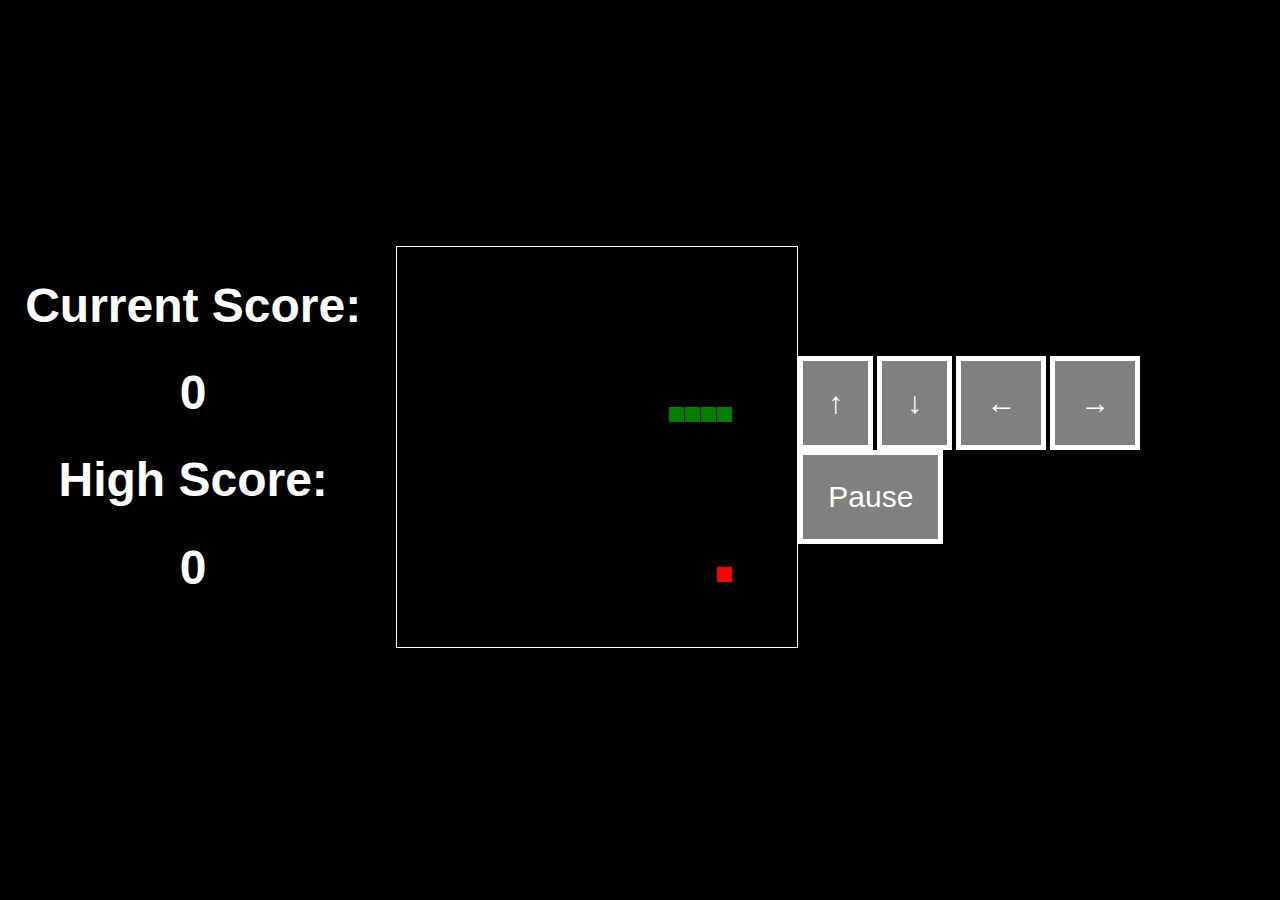
<file: snake.html>
<!-- Adapted from: https://gist.github.com/straker/ff00b4b49669ad3dec890306d348adc4 -->
<!DOCTYPE html>
<html>
    <head>
        <link rel="stylesheet" href="styles.css">
        <title>Welcome to the Snake Game!</title>
    </head>
    <body>
    <div class="grid-container">
        <div>
        <p>
            <h1 style="color:white">Current Score: </h1>
            <h1 class="scoreboard" style="color:white">0</h1>   
        </p>   
        <p>
            <h1 style="color:white">High Score: </h1>
            <h1 class="hi" style="color:white">0</h1>
        </p>
        </div>
        <div>
            <canvas width="400" height="400" id="game"></canvas>
        </div>
    </div>
    <div class="div-only-mobile">
        <div>
            <button class="bttns" onmousedown="up()">↑</button>
            <button class="bttns" onmousedown="down()">↓</button>
            <button class="bttns" onmousedown="left()">←</button>
            <button class="bttns" onmousedown="right()">→</button>
            <button class="pause" onmousedown="pause()" class="pause">Pause</button>
        </div>
    </div>

        <script src="snake.js"></script>
    </body>
</html>
</file>
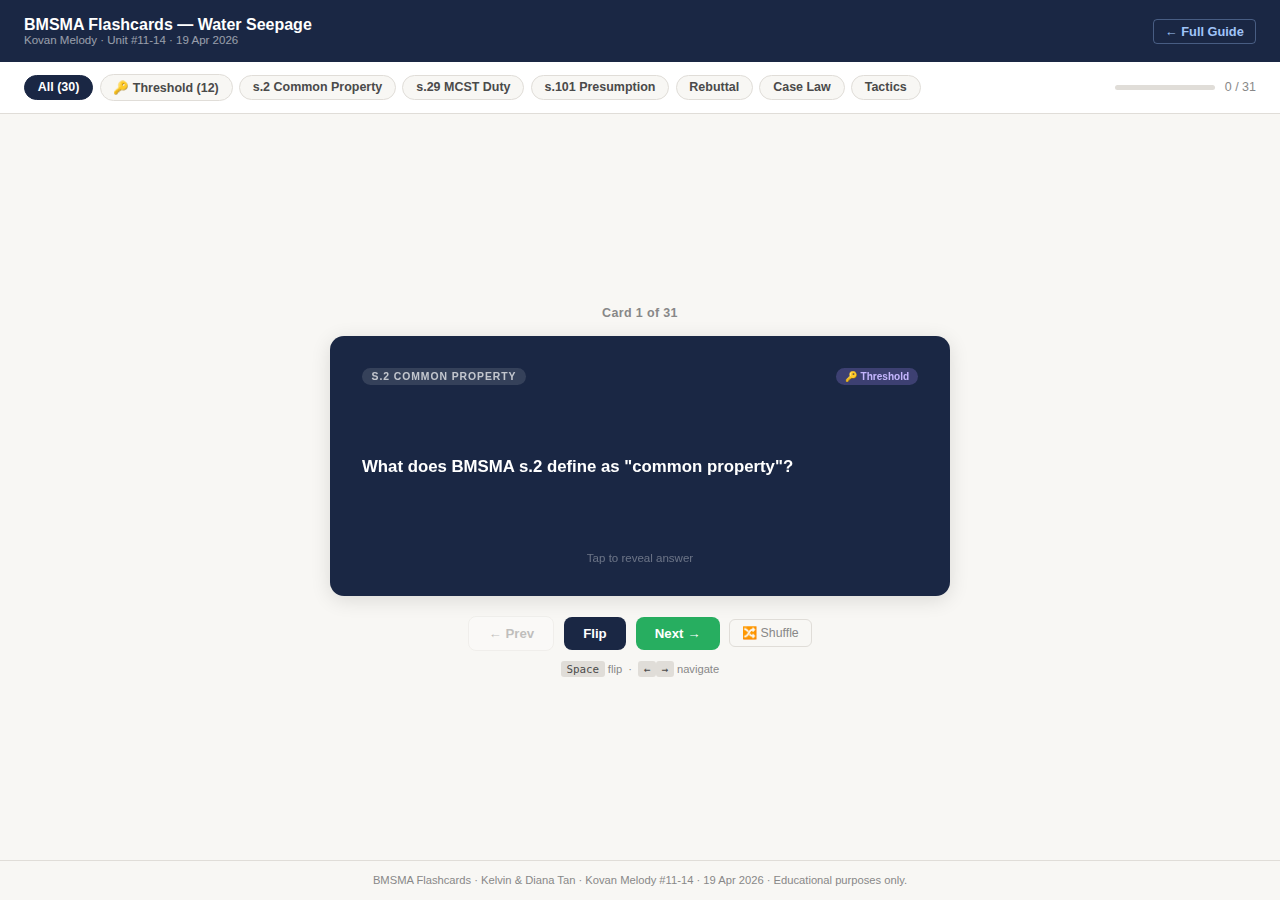
<file: bmsma-guide/flashcards.html>
<!DOCTYPE html>
<html lang="en">
<head>
<meta charset="UTF-8">
<meta name="viewport" content="width=device-width, initial-scale=1.0">
<title>BMSMA Flashcards — Water Seepage</title>
<style>
  :root {
    --navy: #1a2744;
    --pill-key: #7c3aed;
    --pill-key-bg: #f3f0ff;
    --bg: #f8f7f4;
    --border: #e0ddd8;
    --text: #1a1a1a;
    --text-sec: #4a4a4a;
    --text-muted: #888;
    --green: #27ae60;
    --amber: #d35400;
    --teal: #16a085;
    --gold: #b8860b;
  }
  * { box-sizing: border-box; margin: 0; padding: 0; }
  body {
    font-family: -apple-system, BlinkMacSystemFont, "Segoe UI", sans-serif;
    background: var(--bg);
    color: var(--text);
    min-height: 100vh;
    display: flex;
    flex-direction: column;
  }

  /* Header */
  .site-header {
    background: var(--navy);
    color: #fff;
    padding: 1rem 1.5rem;
    display: flex;
    justify-content: space-between;
    align-items: center;
    flex-wrap: wrap;
    gap: 0.5rem;
  }
  .site-header h1 { font-size: 1rem; font-weight: 700; }
  .site-header .meta { font-size: 0.72rem; opacity: 0.55; }
  .site-header a {
    color: #a0c4f8; text-decoration: none; font-size: 0.8rem; font-weight: 600;
    border: 1px solid rgba(160,196,248,0.35); padding: 0.25rem 0.7rem; border-radius: 4px;
  }

  /* Filter bar */
  .controls {
    background: #fff;
    border-bottom: 1px solid var(--border);
    padding: 0.75rem 1.5rem;
    display: flex;
    gap: 0.4rem;
    flex-wrap: wrap;
    align-items: center;
  }
  .filter-btn {
    padding: 0.3rem 0.8rem;
    border-radius: 20px;
    border: 1px solid var(--border);
    background: var(--bg);
    color: var(--text-sec);
    font-size: 0.78rem;
    font-weight: 600;
    cursor: pointer;
    transition: all 0.15s;
    white-space: nowrap;
  }
  .filter-btn:hover { border-color: var(--navy); color: var(--navy); }
  .filter-btn.active { background: var(--navy); color: #fff; border-color: var(--navy); }
  .filter-btn.key.active { background: var(--pill-key); border-color: var(--pill-key); }
  .progress-wrap {
    margin-left: auto;
    display: flex;
    align-items: center;
    gap: 0.6rem;
    font-size: 0.78rem;
    color: var(--text-muted);
    white-space: nowrap;
  }
  .prog-track { width: 100px; height: 5px; background: var(--border); border-radius: 3px; overflow: hidden; }
  .prog-fill { height: 100%; background: var(--green); border-radius: 3px; transition: width 0.3s; }

  /* Card area */
  .card-area {
    flex: 1;
    display: flex;
    flex-direction: column;
    align-items: center;
    justify-content: center;
    padding: 1.5rem 1rem 1rem;
  }

  .card-counter {
    font-size: 0.78rem;
    color: var(--text-muted);
    font-weight: 600;
    margin-bottom: 1rem;
    letter-spacing: 0.03em;
  }

  /* The card */
  .card-wrap {
    width: 100%;
    max-width: 620px;
    cursor: pointer;
    user-select: none;
  }

  .card {
    background: var(--navy);
    border-radius: 14px;
    padding: 2rem;
    min-height: 260px;
    display: flex;
    flex-direction: column;
    justify-content: space-between;
    transition: transform 0.15s ease, box-shadow 0.15s;
    box-shadow: 0 4px 20px rgba(0,0,0,0.12);
    will-change: transform;
  }

  .card:hover { transform: translateY(-2px); box-shadow: 0 8px 28px rgba(0,0,0,0.16); }
  .card.is-answer { background: #ffffff; border: 1px solid var(--border); }

  .card-top {
    display: flex;
    justify-content: space-between;
    align-items: flex-start;
    margin-bottom: 1rem;
  }

  .cat-pill {
    font-size: 0.65rem;
    font-weight: 700;
    text-transform: uppercase;
    letter-spacing: 0.09em;
    background: rgba(255,255,255,0.12);
    color: rgba(255,255,255,0.7);
    padding: 0.2rem 0.6rem;
    border-radius: 20px;
  }

  .card.is-answer .cat-pill {
    background: var(--bg);
    color: var(--text-muted);
  }

  .thresh-pill {
    font-size: 0.63rem;
    font-weight: 700;
    background: rgba(167,139,250,0.25);
    color: #c4b5fd;
    padding: 0.2rem 0.55rem;
    border-radius: 20px;
  }

  .card.is-answer .thresh-pill {
    background: var(--pill-key-bg);
    color: var(--pill-key);
  }

  .card-body { flex: 1; display: flex; align-items: center; }

  .card-question {
    font-size: 1.05rem;
    font-weight: 700;
    color: #fff;
    line-height: 1.55;
  }

  .card-answer-text {
    font-size: 0.88rem;
    color: var(--text-sec);
    line-height: 1.75;
  }

  .card-answer-text strong { color: var(--text); }

  .card-answer-text .key-point {
    background: var(--pill-key-bg);
    border-left: 3px solid var(--pill-key);
    padding: 0.5rem 0.75rem;
    border-radius: 0 4px 4px 0;
    margin: 0.65rem 0;
    font-size: 0.84rem;
    color: #3b1f7a;
  }

  .card-answer-text .case-ref {
    display: inline-block;
    background: #fffbf0;
    color: var(--gold);
    border: 1px solid #e8d87a;
    border-radius: 3px;
    font-size: 0.72rem;
    font-weight: 600;
    padding: 0.1rem 0.4rem;
    margin: 0.15rem 0.1rem;
  }

  .card-answer-text .kelvin-tag {
    display: inline-block;
    background: #fef3e2;
    color: var(--amber);
    border: 1px solid rgba(211,84,0,0.2);
    border-radius: 3px;
    font-size: 0.7rem;
    font-weight: 700;
    padding: 0.1rem 0.4rem;
    margin-bottom: 0.3rem;
  }

  .card-bottom {
    margin-top: 1.25rem;
    font-size: 0.72rem;
    text-align: center;
    color: rgba(255,255,255,0.35);
  }

  .card.is-answer .card-bottom { color: var(--text-muted); }

  /* Flip animation class */
  .card.flipping {
    animation: flipOut 0.18s ease forwards;
  }

  @keyframes flipOut {
    0%   { transform: scaleY(1); opacity: 1; }
    100% { transform: scaleY(0); opacity: 0; }
  }

  /* Navigation */
  .card-nav {
    display: flex;
    align-items: center;
    gap: 0.6rem;
    margin-top: 1.25rem;
    flex-wrap: wrap;
    justify-content: center;
  }

  .nav-btn {
    padding: 0.55rem 1.2rem;
    border-radius: 8px;
    border: none;
    font-size: 0.83rem;
    font-weight: 600;
    cursor: pointer;
    transition: all 0.15s;
  }
  .nav-btn.prev { background: #fff; border: 1px solid var(--border); color: var(--text-sec); }
  .nav-btn.prev:hover:not(:disabled) { background: var(--bg); }
  .nav-btn.flip-btn { background: var(--navy); color: #fff; }
  .nav-btn.flip-btn:hover { background: #2c3e6b; }
  .nav-btn.next { background: var(--green); color: #fff; }
  .nav-btn.next:hover:not(:disabled) { background: #219a52; }
  .nav-btn:disabled { opacity: 0.32; cursor: not-allowed; }

  .shuffle-btn {
    font-size: 0.77rem; color: var(--text-muted); background: none;
    border: 1px solid var(--border); border-radius: 6px;
    padding: 0.38rem 0.75rem; cursor: pointer; transition: all 0.15s;
  }
  .shuffle-btn:hover { background: var(--bg); color: var(--text); }

  /* Keyboard hint */
  .kb-hint {
    margin-top: 0.75rem;
    font-size: 0.7rem;
    color: var(--text-muted);
    text-align: center;
  }
  .kb {
    background: var(--border); color: var(--text-sec); padding: 0.1rem 0.35rem;
    border-radius: 3px; font-family: monospace; font-size: 0.68rem;
  }

  /* Complete */
  .complete-msg {
    display: none;
    text-align: center;
    padding: 2.5rem 2rem;
    background: #fff;
    border-radius: 14px;
    border: 1px solid var(--border);
    max-width: 420px;
    width: 100%;
    box-shadow: 0 4px 20px rgba(0,0,0,0.08);
  }
  .complete-msg .emoji { font-size: 2.5rem; margin-bottom: 0.75rem; }
  .complete-msg h3 { font-size: 1.15rem; color: var(--navy); margin-bottom: 0.4rem; }
  .complete-msg p { font-size: 0.85rem; color: var(--text-muted); margin-bottom: 1rem; }
  .complete-msg button {
    background: var(--navy); color: #fff; border: none;
    padding: 0.6rem 1.4rem; border-radius: 8px; font-size: 0.85rem;
    font-weight: 600; cursor: pointer;
  }

  footer {
    text-align: center; padding: 0.85rem 1rem;
    font-size: 0.7rem; color: var(--text-muted);
    border-top: 1px solid var(--border);
  }
</style>
</head>
<body>

<header class="site-header">
  <div>
    <h1>BMSMA Flashcards — Water Seepage</h1>
    <div class="meta">Kovan Melody · Unit #11-14 · 19 Apr 2026</div>
  </div>
  <a href="index.html">← Full Guide</a>
</header>

<div class="controls">
  <button class="filter-btn active" onclick="setFilter('all',this)">All (30)</button>
  <button class="filter-btn key" onclick="setFilter('threshold',this)">🔑 Threshold (12)</button>
  <button class="filter-btn" onclick="setFilter('s2',this)">s.2 Common Property</button>
  <button class="filter-btn" onclick="setFilter('s29',this)">s.29 MCST Duty</button>
  <button class="filter-btn" onclick="setFilter('s101',this)">s.101 Presumption</button>
  <button class="filter-btn" onclick="setFilter('rebuttal',this)">Rebuttal</button>
  <button class="filter-btn" onclick="setFilter('cases',this)">Case Law</button>
  <button class="filter-btn" onclick="setFilter('tactics',this)">Tactics</button>
  <div class="progress-wrap">
    <div class="prog-track"><div class="prog-fill" id="progFill" style="width:0%"></div></div>
    <span id="progText">0 / 0</span>
  </div>
</div>

<div class="card-area">
  <div class="card-counter" id="cardCounter">Card 1 of 30</div>

  <div class="card-wrap" id="cardWrap" onclick="doFlip()">
    <div class="card" id="theCard">
      <div class="card-top">
        <span class="cat-pill" id="catPill">—</span>
        <span class="thresh-pill" id="threshPill" style="display:none">🔑 Threshold</span>
      </div>
      <div class="card-body">
        <div id="cardContent" class="card-question">Loading…</div>
      </div>
      <div class="card-bottom" id="cardHint">Tap to reveal answer</div>
    </div>
  </div>

  <div class="complete-msg" id="completeMsg">
    <div class="emoji">🎓</div>
    <h3>Deck complete!</h3>
    <p>You've reviewed all cards in this set.</p>
    <button onclick="restart()">Shuffle &amp; Restart</button>
  </div>

  <div class="card-nav">
    <button class="nav-btn prev" id="prevBtn" onclick="go(-1)">← Prev</button>
    <button class="nav-btn flip-btn" onclick="doFlip()">Flip</button>
    <button class="nav-btn next" id="nextBtn" onclick="go(1)">Next →</button>
    <button class="shuffle-btn" onclick="shuffle()">🔀 Shuffle</button>
  </div>
  <div class="kb-hint">
    <span class="kb">Space</span> flip &nbsp;·&nbsp;
    <span class="kb">←</span><span class="kb">→</span> navigate
  </div>
</div>

<footer>BMSMA Flashcards · Kelvin &amp; Diana Tan · Kovan Melody #11-14 · 19 Apr 2026 · Educational purposes only.</footer>

<script>
// ─── CARD DATA (inline JS object) ────────────────────────────────────────────
const CARDS = [
  // s.2 Common Property (4)
  { cat:'s2', threshold:true,
    q:'What does BMSMA s.2 define as "common property"?',
    a:'<strong>Everything in the development not within any lot boundary</strong> — external walls, facades, bay window <em>frames</em>, sealant joints, weepholes, and structural elements. The subsidiary strata title plan is the authoritative boundary document.<div class="key-point">🔑 Bay window frames and the external facade are almost invariably common property. Only internal glass, sill, or reveal may sometimes be lot property.</div>' },

  { cat:'s2', threshold:true,
    q:'Why is the s.2 definition a "threshold concept" — what changes once you understand it?',
    a:'MCST\'s role shifts from <strong>passive observer to active duty-bearer</strong>. They have an affirmative legal obligation to maintain the facade — not an option to wait while you disprove your balcony is the source.<div class="key-point">s.2 + s.29 together make MCST a defendant, not a referee.</div>' },

  { cat:'s2',
    q:'What document definitively determines the common property boundary for Kovan Melody?',
    a:'The <strong>subsidiary strata title plan</strong>, filed with the Singapore Land Authority. It draws the exact lot boundary for each unit.<div class="kelvin-tag">Kelvin\'s action</div> Para 7(g) of your letter requests a certified copy under s.63 rights. It may show even more is common property than MCST claims.' },

  { cat:'s2',
    q:'Are the weepholes in the bay window frame common property or lot property?',
    a:'<strong>Common property.</strong> Weepholes are part of the external wall drainage system — structural elements designed to drain water from the frame cavity. MCST is responsible for keeping them clear. Blocked weepholes are a classic facade failure mode causing bay window seepage.' },

  // s.29 MCST Duty (4)
  { cat:'s29', threshold:true,
    q:'What standard of liability does BMSMA s.29(1) impose on MCST for common property?',
    a:'<strong>Strict liability.</strong> Per [2021] SGHC 260, MCST is not absolved even if: (a) unaware of the defect, (b) it acted reasonably, or (c) a third-party contractor caused the defect.<div class="case-ref">[2021] SGHC 260</div><div class="key-point">No due diligence defence. MCST owns the outcome of everything on common property.</div>' },

  { cat:'s29', threshold:true,
    q:'MCST says "the repainting contractor, not us, caused the facade defect." Is this a valid defence?',
    a:'<strong>No.</strong> [2021] SGHC 260 explicitly held MCST is not absolved even if a third party caused the defect. MCST engaged the contractor — they inherit the liability.<div class="key-point">The contractor argument is a claim MCST has <em>against</em> the contractor. It does not relieve MCST of their duty to you.</div>' },

  { cat:'s29',
    q:'Does "good and serviceable repair" under s.29(1) require the facade to be in perfect condition?',
    a:'"Good and serviceable repair" means <strong>fit for its intended purpose</strong> — not new or perfect. For a facade: sealant that prevents water ingress, functioning weepholes, rendering without open cracks. If facade sealant has deteriorated and water is entering, it is not in serviceable repair regardless of age.' },

  { cat:'s29',
    q:'If MCST was unaware the facade sealant had failed, does that excuse them under s.29?',
    a:'<strong>No.</strong> Strict liability means ignorance is not a defence. MCST has an obligation to <em>proactively maintain</em> common property — including regular inspections. Failure to discover a defect does not excuse the failure to remedy it.<div class="case-ref">[2021] SGHC 260</div>' },

  // s.101 Presumption (4)
  { cat:'s101', threshold:true,
    q:'What does the s.101 BMSMA presumption say, and when does it fire?',
    a:'When water penetrates from a higher lot into a lower lot, <strong>the defect is presumed to be located in the higher lot</strong>. It fires as soon as there is <em>any</em> evidence of dampness, moisture, or water penetration in the lower unit — the threshold is deliberately low.<div class="case-ref">East Bay Gardens STB</div>' },

  { cat:'s101', threshold:true,
    q:'Does s.101 presume "responsibility" or "location of defect"? Why does the distinction matter?',
    a:'It presumes the <strong>location of the defect</strong> — that the defect is in your lot. Not that you caused it intentionally or negligently. Rebutting it means showing the defect is elsewhere: the facade, a riser, the downstairs renovation, or an adjacent unit.<div class="key-point">You are not defending your conduct. You are challenging the presumed location.</div>' },

  { cat:'s101',
    q:'Does MCST need to prove anything before the s.101 presumption applies?',
    a:'<strong>No.</strong> MCST needs only to establish evidence of seepage in the lower unit. The statute then shifts the burden to the upper lot owner automatically. MCST does not need to identify the source or hire an expert before the presumption fires.' },

  { cat:'s101',
    q:'MCST\'s contractors tried and failed to fix the seepage from Unit #10-14 multiple times. What does that suggest?',
    a:'It is <strong>evidence supporting rebuttal</strong>. If the source were an internal defect in your lot, remediation from the downstairs side would fix it. Repeated failure suggests an external source (facade) that was never investigated.<div class="kelvin-tag">In your letter</div> Para 2(b) weaponises MCST\'s own admission from their Oct 2025 letter.' },

  // Rebuttal (6)
  { cat:'rebuttal', threshold:true,
    q:'What standard of evidence does STB require to rebut the s.101 presumption?',
    a:'<strong>Specialist evidence — bare assertion is never enough.</strong><div class="case-ref">Aspen Heights STB</div> "Any reasonable proprietor wishing to rebut the presumption would do so by engaging a water seepage specialist."<div class="case-ref">Eastvale STB 2017</div> Board rejected bare assertion that water ingress was "impossible."' },

  { cat:'rebuttal', threshold:true,
    q:'What are the three viable paths to rebut the s.101 presumption?',
    a:'<strong>A — Exclusionary spray test</strong>: negative PE facade test formally excludes external source. Facade failure = presumption rebutted.<br><br><strong>B — Physical impossibility</strong>: PE confirms water cannot physically travel from your balcony to the seepage site (e.g. three concrete panels diagonal).<br><br><strong>C — Positive source ID</strong>: PE identifies the actual external source.<div class="key-point">Path A is your primary play — forces MCST to either clear the facade or reveal the source.</div>' },

  { cat:'rebuttal', threshold:true,
    q:'Why must the facade spray test be done by an independent PE — not MCST\'s usual contractor?',
    a:'Two reasons: <strong>(1) STB admissibility</strong> — Aspen Heights requires a specialist. A contractor assessing their own workmanship has no independent evidential weight.<br><strong>(2) Conflict of interest</strong> — the repainting contractor may have caused the defect; asking them to assess it is inherently compromised.<div class="kelvin-tag">In your letter</div> Para 9(c) objects explicitly and reserves the right to challenge such a report at STB.' },

  { cat:'rebuttal',
    q:'Kelvin argues water from his balcony would need to cross three concrete panels diagonally to reach the seepage site. Is this a valid rebuttal?',
    a:'Yes — this is the <strong>physical pathway impossibility argument (Path B)</strong>. Strong in principle, but <em>must be confirmed by a PE in writing</em>. Eastvale STB rejected bare assertion of impossibility. Commission a PE to inspect the structural layout and certify the impossibility.<div class="case-ref">Eastvale STB 2017</div>' },

  { cat:'rebuttal',
    q:'The efflorescence (white mineral streaking) on the bay window ledge was photographed by Fraser (downstairs). How does this help?',
    a:'Efflorescence marks <strong>chronic water movement through the external surface</strong>. Crucially, it was provided by Fraser — the <em>complainant\'s own photographic evidence</em> undermines MCST\'s theory.<div class="key-point">Para 2(c) of your letter: "the complainant\'s own observations of the external structure" supporting facade failure.</div>' },

  { cat:'rebuttal',
    q:'Why must the spray test happen before any ponding test on Kelvin\'s balcony?',
    a:'<strong>Sequence protects the evidentiary framework.</strong> If MCST\'s contractor tests your balcony first and "finds" a problem (even without basis), that adverse finding enters the record before the facade has been examined. Florence Regency STB shows how expert confirmation is used against the respondent in the absence of prior rebuttal evidence.<div class="case-ref">Florence Regency STB</div>' },

  // Case Law (5)
  { cat:'cases', threshold:true,
    q:'What did [2021] SGHC 260 establish about MCST liability under s.29?',
    a:'<strong>Strict liability.</strong> MCST not absolved even if: unaware of the defect, acted reasonably, or third-party contractor caused it. Followed Australian authority Seiwa Pty Ltd v Owners Strata Plan 35042 [2006] NSWSC 1157.<div class="case-ref">[2021] SGHC 260</div><div class="key-point">Most important case for the argument that MCST cannot hide behind the contractor.</div>' },

  { cat:'cases',
    q:'What happened in Aspen Heights STB? What was the key principle?',
    a:'Board required specialist investigation (not bare assertion) to rebut s.101. Expert accepted in cross-examination that a reasonable proprietor wishing to rebut would engage a <strong>water seepage specialist</strong>. Assertion-only evidence rejected.<div class="kelvin-tag">Your position</div> Your demand for an independent PE spray test is exactly what Aspen Heights requires.' },

  { cat:'cases',
    q:'What was the key ruling in East Bay Gardens STB on s.101(8)?',
    a:'Under s.101(8), <strong>the respondent bears the onus to rebut the presumption so long as there is any evidence of dampness, moisture, or water penetration</strong> in the lower unit. The threshold is low — any evidence of seepage is sufficient to engage the presumption.<div class="case-ref">East Bay Gardens STB</div>' },

  { cat:'cases',
    q:'What did Eastvale STB (2017) say about "bare assertion" evidence?',
    a:'Board <strong>rejected bare assertion</strong> that it was impossible for water to have come from the respondent\'s unit. Two possible sources identified; respondent needed proper specialist investigation, not assertion.<div class="case-ref">Eastvale STB-52/2017</div><div class="key-point">Kelvin\'s three-concrete-panels argument must be backed by a PE\'s written confirmation — not just his own statement.</div>' },

  { cat:'cases',
    q:'What was the lesson from Florence Regency STB for Kelvin?',
    a:'Once the expert confirmed water originated from the upper lot, respondents were deemed responsible under s.101(8) — <strong>in the absence of adequate rebuttal evidence</strong>. The lesson: if MCST\'s contractor "confirms" seepage from your balcony before a facade test, that finding may be used against you.<div class="key-point">Facade spray test first — to protect the sequence of evidence.</div>' },

  // Tactics (7)
  { cat:'tactics', threshold:true,
    q:'What is the correct sequencing of investigations — and why does it matter strategically?',
    a:'<strong>Facade spray test FIRST, ponding test only if facade is definitively ruled out.</strong><br>(1) Spray test cost is MCST\'s to bear — common property.<br>(2) Positive facade result completely displaces the presumption.<br>(3) Allowing MCST\'s contractor to test your balcony first risks adverse evidence before the facade is examined.<div class="key-point">Sequence determines who bears the next burden of proof.</div>' },

  { cat:'tactics',
    q:'Whose obligation is it to pay for the facade spray test?',
    a:'<strong>MCST\'s</strong> — out of the management fund. The test concerns common property that MCST is statutorily obliged to maintain under s.29(1). Investigating the condition of common property is properly MCST\'s cost.<div class="kelvin-tag">In your letter</div> Para 4 states this explicitly. MCST refusal supports a STB application.' },

  { cat:'tactics',
    q:'Why did the letter offer "simultaneous non-destructive access" during the facade test?',
    a:'<strong>(1) Demonstrates cooperation</strong> — removes any obstruction argument against Kelvin.<br><strong>(2) Limits scope</strong> — "non-destructive" and "simultaneous with facade test" means access is conditional and bounded. MCST cannot convert a cooperative offer into a blank cheque for invasive testing.<div class="kelvin-tag">Gemini\'s steelman contribution</div>' },

  { cat:'tactics',
    q:'Why request MCST\'s maintenance records for the past 5 years?',
    a:'(1) Reveals whether the facade was ever properly inspected — absence of records = s.29 breach.<br>(2) Shows prior complaints from #10-14 and the seepage history.<br>(3) May reveal whether the repainting contractor addressed sealant.<br>(4) Creates a documentary base for any STB filing.<div class="kelvin-tag">In your letter</div> Para 7(a)–(d) under s.63 rights.' },

  { cat:'tactics',
    q:'What is the tactical value of requesting the contractor\'s PI/E&O insurance details?',
    a:'If the facade test reveals defective workmanship from the 2-year-old repainting, the contractor\'s PI/E&O policy is the liability source. Knowing the insurer: (1) signals you understand the full liability chain; (2) allows direct notification; (3) puts MCST on notice that a warranty claim against the contractor is a live option they may be forfeiting.' },

  { cat:'tactics',
    q:'What is the STB, what does it cost to file, and what can it order?',
    a:'<strong>Strata Titles Board</strong> — Singapore\'s specialist strata dispute tribunal. Filing fee ~S$500. Can order: MCST to carry out common property repairs (s.108); upper lot owner to waterproof; or both. Mediation-first; appoints its own independent assessors.<div class="key-point">Low-cost and credible. Experienced MCSTs know an STB application is not idle. Your 14-day deadline is standard pre-STB positioning.</div>' },

  { cat:'tactics',
    q:'Why include a "document preservation" request in the letter?',
    a:'Standard pre-litigation protocol: preserves all documents, emails, WhatsApp messages, contractor communications, photos, and inspection records from date of first complaint.<br><strong>(1)</strong> Prevents destruction or "loss" of inconvenient records.<br><strong>(2)</strong> Signals to MCST that you are prepared to litigate — spoliation of evidence would itself be an issue at STB.' },

  { cat:'tactics',
    q:'Why specifically request the strata title plan in the document list?',
    a:'The plan determines definitively what is common vs lot property <em>for this specific building</em>. MCST\'s case assumes your balcony is lot property. The plan may show: (1) even the internal bay window reveal is common property; (2) the exact lot boundary at the seepage location favours your position. Most owners never request it — MCST must produce it under s.63.<div class="kelvin-tag">Opus 4.7 addition</div>' }
];
// ─────────────────────────────────────────────────────────────────────────────

const CAT_LABELS = {
  s2: 's.2 Common Property',
  s29: 's.29 MCST Duty',
  s101: 's.101 Presumption',
  rebuttal: 'Rebuttal Mechanics',
  cases: 'Case Law',
  tactics: 'Tactics & Strategy'
};

let deck = [...CARDS];
let idx = 0;
let showingAnswer = false;
let seen = new Set();

function renderCard() {
  const c = deck[idx];
  if (!c) return;

  const card = document.getElementById('theCard');
  const content = document.getElementById('cardContent');
  const catPill = document.getElementById('catPill');
  const threshPill = document.getElementById('threshPill');
  const hint = document.getElementById('cardHint');

  // Reset to question side
  card.classList.remove('is-answer');
  content.className = 'card-question';
  content.innerHTML = c.q;
  catPill.textContent = CAT_LABELS[c.cat] || c.cat;
  threshPill.style.display = c.threshold ? 'inline-block' : 'none';
  hint.textContent = 'Tap to reveal answer';

  showingAnswer = false;

  document.getElementById('cardCounter').textContent =
    'Card ' + (idx + 1) + ' of ' + deck.length;
  document.getElementById('prevBtn').disabled = idx === 0;
  document.getElementById('nextBtn').disabled = idx === deck.length - 1;

  document.getElementById('cardWrap').style.display = 'block';
  document.getElementById('completeMsg').style.display = 'none';

  updateProgress();
}

function doFlip() {
  const c = deck[idx];
  const card = document.getElementById('theCard');
  const content = document.getElementById('cardContent');
  const hint = document.getElementById('cardHint');

  // Quick scale animation
  card.style.transition = 'transform 0.12s ease, opacity 0.12s';
  card.style.transform = 'scaleY(0)';
  card.style.opacity = '0';

  setTimeout(() => {
    if (!showingAnswer) {
      card.classList.add('is-answer');
      content.className = 'card-answer-text';
      content.innerHTML = c.a;
      hint.textContent = 'Tap to see question again';
      seen.add(idx);
    } else {
      card.classList.remove('is-answer');
      content.className = 'card-question';
      content.innerHTML = c.q;
      hint.textContent = 'Tap to reveal answer';
    }
    showingAnswer = !showingAnswer;
    card.style.transform = 'scaleY(1)';
    card.style.opacity = '1';
    updateProgress();
  }, 120);
}

function go(dir) {
  const next = idx + dir;
  if (next < 0 || next > deck.length) return;
  if (next === deck.length) {
    document.getElementById('cardWrap').style.display = 'none';
    document.getElementById('completeMsg').style.display = 'block';
    return;
  }
  // Slide animation
  const card = document.getElementById('theCard');
  card.style.transition = 'transform 0.1s ease, opacity 0.1s';
  card.style.transform = 'translateX(' + (dir > 0 ? '-40px' : '40px') + ')';
  card.style.opacity = '0';
  setTimeout(() => {
    idx = next;
    card.style.transition = 'none';
    card.style.transform = 'translateX(' + (dir > 0 ? '40px' : '-40px') + ')';
    renderCard();
    requestAnimationFrame(() => {
      card.style.transition = 'transform 0.15s ease, opacity 0.15s';
      card.style.transform = 'translateX(0)';
      card.style.opacity = '1';
    });
  }, 100);
}

function setFilter(cat, btn) {
  document.querySelectorAll('.filter-btn').forEach(b => b.classList.remove('active'));
  btn.classList.add('active');
  deck = cat === 'all' ? [...CARDS]
       : cat === 'threshold' ? CARDS.filter(c => c.threshold)
       : CARDS.filter(c => c.cat === cat);
  idx = 0;
  seen = new Set();
  showingAnswer = false;
  // Reset card styles
  const card = document.getElementById('theCard');
  card.style.transition = '';
  card.style.transform = '';
  card.style.opacity = '1';
  renderCard();
}

function shuffle() {
  for (let i = deck.length - 1; i > 0; i--) {
    const j = Math.floor(Math.random() * (i + 1));
    [deck[i], deck[j]] = [deck[j], deck[i]];
  }
  idx = 0;
  seen = new Set();
  showingAnswer = false;
  const card = document.getElementById('theCard');
  card.style.transition = '';
  card.style.transform = '';
  card.style.opacity = '1';
  renderCard();
}

function restart() {
  shuffle();
  document.getElementById('cardWrap').style.display = 'block';
  document.getElementById('completeMsg').style.display = 'none';
}

function updateProgress() {
  const pct = deck.length ? Math.round((seen.size / deck.length) * 100) : 0;
  document.getElementById('progFill').style.width = pct + '%';
  document.getElementById('progText').textContent = seen.size + ' / ' + deck.length;
}

// Keyboard
document.addEventListener('keydown', e => {
  if (e.key === ' ' || e.key === 'Enter') { e.preventDefault(); doFlip(); }
  if (e.key === 'ArrowRight') go(1);
  if (e.key === 'ArrowLeft') go(-1);
});

// Init
renderCard();
</script>
</body>
</html>
</file>
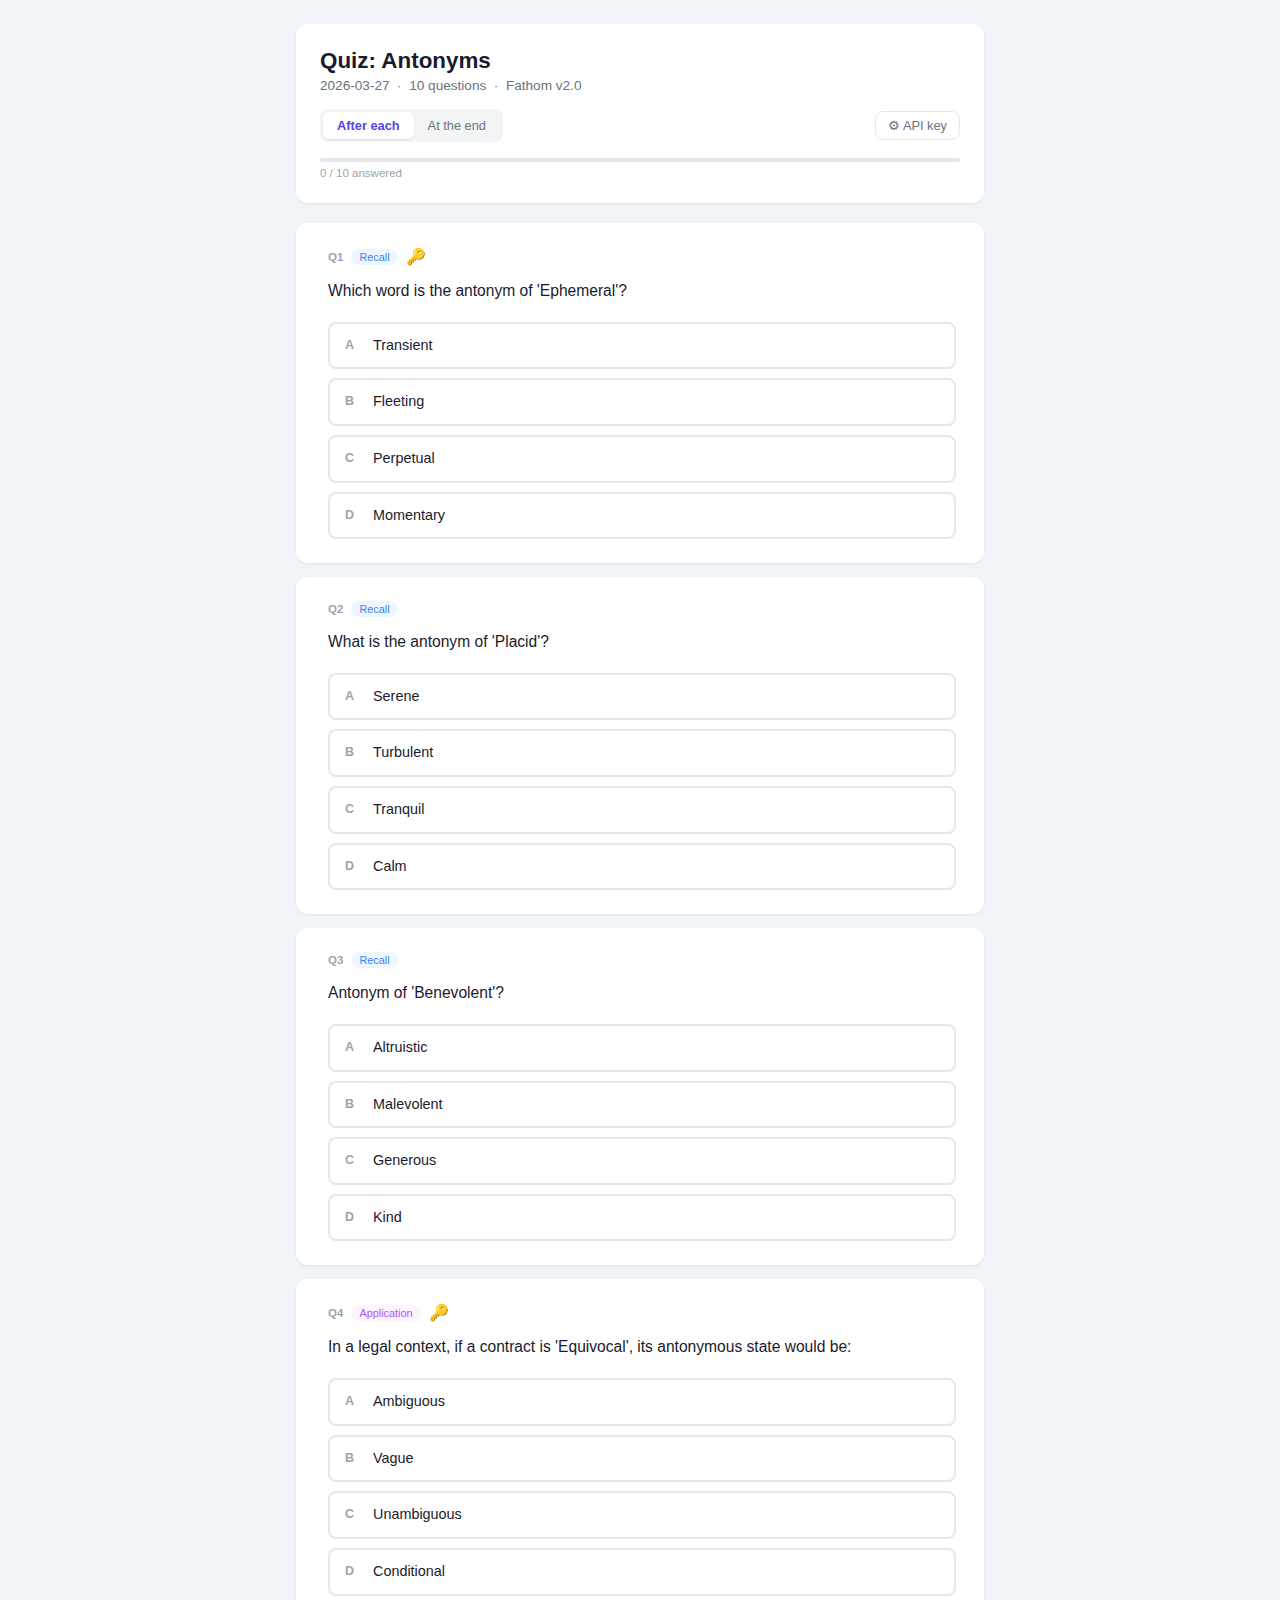
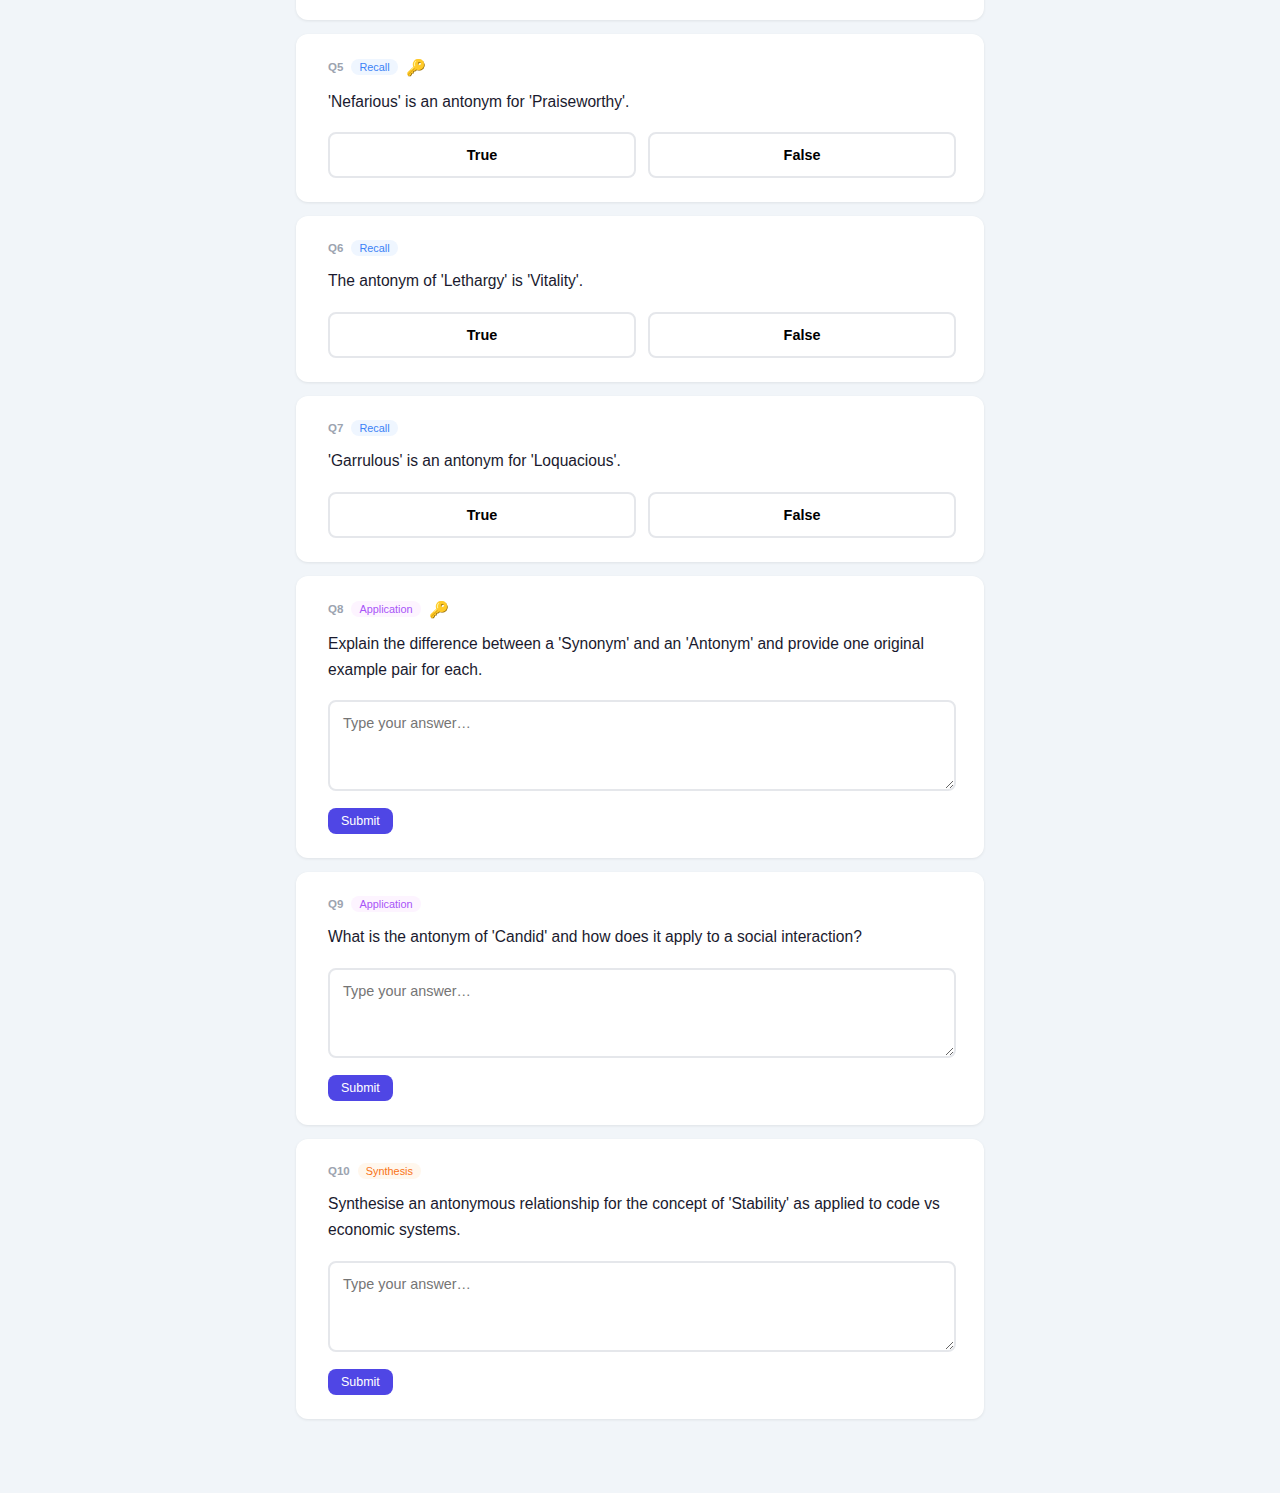
<file: fathom/antonyms.html>
<!DOCTYPE html>
<html lang="en">
<head>
<meta charset="UTF-8">
<meta name="viewport" content="width=device-width, initial-scale=1.0">
<title>Quiz: Antonyms</title>
<style>
*{box-sizing:border-box;margin:0;padding:0}
body{font-family:-apple-system,BlinkMacSystemFont,'Segoe UI',sans-serif;background:#f1f5f9;color:#1a1a2e;min-height:100vh}
.container{max-width:720px;margin:0 auto;padding:24px 16px 60px}
.quiz-header{background:#fff;border-radius:12px;padding:24px;margin-bottom:20px;box-shadow:0 1px 3px rgba(0,0,0,.08)}
h1{font-size:1.4rem;font-weight:700;color:#1a1a2e;margin-bottom:4px}
.subtitle{font-size:.85rem;color:#6b7280}
.controls{display:flex;align-items:center;justify-content:space-between;margin-top:16px;flex-wrap:wrap;gap:8px}
.toggle-group{display:flex;background:#f3f4f6;border-radius:8px;padding:3px}
.toggle-btn{padding:6px 14px;border:none;background:transparent;border-radius:6px;font-size:.8rem;cursor:pointer;color:#6b7280;transition:all .15s}
.toggle-btn.active{background:#fff;color:#4f46e5;font-weight:600;box-shadow:0 1px 2px rgba(0,0,0,.1)}
.right-controls{display:flex;gap:8px;align-items:center}
.settings-btn{padding:6px 12px;border:1px solid #e5e7eb;border-radius:8px;background:#fff;cursor:pointer;font-size:.8rem;color:#6b7280}
.settings-btn:hover{background:#f9fafb}
.ai-badge{font-size:.72rem;padding:3px 8px;border-radius:20px;background:#ecfdf5;color:#059669;border:1px solid #a7f3d0;display:none}
.ai-badge.show{display:inline-block}
.progress-bar{height:4px;background:#e5e7eb;border-radius:2px;margin-top:16px}
.progress-fill{height:100%;background:#4f46e5;border-radius:2px;transition:width .3s ease}
.progress-label{font-size:.72rem;color:#9ca3af;margin-top:5px}
.question-card{background:#fff;border-radius:12px;padding:24px 28px;margin-bottom:14px;box-shadow:0 1px 3px rgba(0,0,0,.08);border-left:4px solid transparent;transition:border-color .2s}
.question-card.answered-correct{border-left-color:#10b981}
.question-card.answered-incorrect{border-left-color:#ef4444}
.question-card.answered-partial{border-left-color:#f59e0b}
.q-meta{display:flex;align-items:center;gap:8px;margin-bottom:12px;flex-wrap:wrap}
.q-num{font-size:.72rem;font-weight:600;color:#9ca3af}
.q-level{font-size:.68rem;padding:2px 8px;border-radius:20px;font-weight:500}
.level-recall{background:#eff6ff;color:#3b82f6}
.level-application{background:#fdf4ff;color:#a855f7}
.level-synthesis{background:#fff7ed;color:#f97316}
.q-text{font-size:.975rem;line-height:1.65;color:#1a1a2e;margin-bottom:18px;font-weight:500}
code{font-family:'SF Mono','Fira Code',monospace;background:#f3f4f6;padding:1px 5px;border-radius:4px;font-size:.875em}
pre{background:#1e293b;border-radius:8px;padding:14px;margin:12px 0;overflow-x:auto}
pre code{background:transparent;padding:0;color:#e2e8f0;font-size:.85em;line-height:1.6}
.options{display:flex;flex-direction:column;gap:9px}
.option{padding:11px 15px;border:2px solid #e5e7eb;border-radius:8px;cursor:pointer;transition:all .15s;display:flex;align-items:flex-start;gap:10px;font-size:.9rem;line-height:1.5}
.option:hover:not(.disabled){border-color:#a5b4fc;background:#eef2ff}
.option.selected{border-color:#4f46e5;background:#eef2ff}
.option.correct{border-color:#10b981;background:#ecfdf5;color:#065f46}
.option.incorrect{border-color:#ef4444;background:#fef2f2;color:#991b1b}
.option.reveal-correct{border-color:#10b981;background:#ecfdf5}
.option.disabled{cursor:default}
.opt-label{font-weight:700;font-size:.78rem;min-width:18px;color:#9ca3af;padding-top:1px}
.option.selected .opt-label{color:#4f46e5}
.option.correct .opt-label,.option.reveal-correct .opt-label{color:#10b981}
.option.incorrect .opt-label{color:#ef4444}
.tf-options{display:flex;gap:12px}
.tf-btn{flex:1;padding:13px;border:2px solid #e5e7eb;border-radius:8px;cursor:pointer;font-weight:600;font-size:.9rem;text-align:center;transition:all .15s;background:#fff}
.tf-btn:hover:not(.disabled){border-color:#a5b4fc;background:#eef2ff}
.tf-btn.selected{border-color:#4f46e5;background:#eef2ff;color:#4f46e5}
.tf-btn.correct{border-color:#10b981;background:#ecfdf5;color:#065f46}
.tf-btn.incorrect{border-color:#ef4444;background:#fef2f2;color:#991b1b}
.tf-btn.reveal-correct{border-color:#10b981;background:#ecfdf5;color:#065f46}
.tf-btn.disabled{cursor:default}
.short-area textarea{width:100%;padding:11px 13px;border:2px solid #e5e7eb;border-radius:8px;font-size:.9rem;font-family:inherit;resize:vertical;min-height:80px;transition:border-color .15s;line-height:1.5}
.short-area textarea:focus{outline:none;border-color:#a5b4fc}
.short-area textarea:disabled{background:#f9fafb;color:#6b7280}
.btn{padding:9px 18px;border-radius:8px;border:none;cursor:pointer;font-size:.85rem;font-weight:500;transition:all .15s}
.btn-primary{background:#4f46e5;color:#fff}
.btn-primary:hover{background:#4338ca}
.btn-sm{padding:6px 13px;font-size:.78rem}
.btn-got-it{background:#ecfdf5;color:#065f46;border:1px solid #6ee7b7}
.btn-got-it:hover{background:#d1fae5}
.btn-partial{background:#fffbeb;color:#92400e;border:1px solid #fcd34d}
.btn-partial:hover{background:#fef3c7}
.btn-missed{background:#fef2f2;color:#991b1b;border:1px solid #fca5a5}
.btn-missed:hover{background:#fee2e2}
.btn-ai{background:#f0fdf4;color:#166534;border:1px solid #86efac;font-size:.76rem;padding:5px 11px}
.btn-ai:hover:not(:disabled){background:#dcfce7}
.btn-ai:disabled{opacity:.5;cursor:not-allowed}
.action-row{display:flex;gap:9px;margin-top:13px;align-items:center;flex-wrap:wrap}
.explanation{margin-top:15px;padding:13px 15px;background:#f8fafc;border-radius:8px;border-left:3px solid #94a3b8;font-size:.865rem;line-height:1.65;color:#475569;display:none}
.explanation.show{display:block}
.explanation strong{color:#1a1a2e}
.model-answer-label{font-size:.7rem;font-weight:600;color:#6b7280;text-transform:uppercase;letter-spacing:.05em;margin-bottom:5px;margin-top:10px}
.model-answer-box{padding:11px;background:#fff;border:1px solid #e5e7eb;border-radius:6px;font-size:.875rem;line-height:1.55}
.ai-feedback{margin-top:10px;padding:11px 13px;background:#f0fdf4;border-radius:6px;border:1px solid #86efac;font-size:.845rem;line-height:1.5;color:#166534;display:none}
.ai-feedback.show{display:block}
.ai-score-tag{font-weight:700;font-size:.8rem;padding:2px 7px;border-radius:4px;margin-right:6px}
.score-0{background:#fef2f2;color:#991b1b}
.score-1{background:#fffbeb;color:#92400e}
.score-2{background:#ecfdf5;color:#065f46}
.end-screen{display:none}
.end-screen.show{display:block}
.score-card{background:#fff;border-radius:12px;padding:36px 28px;text-align:center;box-shadow:0 1px 3px rgba(0,0,0,.08);margin-bottom:18px}
.score-big{font-size:4rem;font-weight:800;color:#4f46e5;line-height:1}
.score-denom{font-size:2rem;color:#9ca3af}
.score-label{font-size:.95rem;color:#6b7280;margin-top:8px}
.score-interp{margin-top:18px;padding:13px 18px;background:#f8fafc;border-radius:8px;font-size:.875rem;color:#374151;font-style:italic}
.breakdown{margin-top:24px;display:grid;grid-template-columns:repeat(3,1fr);gap:10px;text-align:center}
.bd-item{padding:13px 8px;background:#f8f9fa;border-radius:8px}
.bd-num{font-size:1.4rem;font-weight:700;color:#1a1a2e}
.bd-label{font-size:.7rem;color:#6b7280;margin-top:2px}
.threshold-row{margin-top:14px;font-size:.85rem;color:#6b7280}
.threshold-row strong{color:#1a1a2e}
.gaps-card{background:#fff;border-radius:12px;padding:22px 24px;box-shadow:0 1px 3px rgba(0,0,0,.08)}
.gaps-title{font-size:.95rem;font-weight:700;margin-bottom:14px}
.gap-item{padding:11px 13px;border-left:3px solid #ef4444;background:#fef2f2;border-radius:0 6px 6px 0;margin-bottom:9px;font-size:.855rem;color:#374151;line-height:1.5}
.gap-item.partial{border-left-color:#f59e0b;background:#fffbeb}
.gap-q-num{font-size:.7rem;font-weight:600;color:#9ca3af;margin-bottom:3px}
.no-gaps{text-align:center;padding:20px;color:#6b7280;font-size:.9rem}
.end-actions{display:flex;gap:12px;justify-content:center;margin-top:20px;flex-wrap:wrap}
.modal-overlay{position:fixed;inset:0;background:rgba(0,0,0,.4);display:flex;align-items:center;justify-content:center;z-index:100;opacity:0;pointer-events:none;transition:opacity .2s}
.modal-overlay.show{opacity:1;pointer-events:auto}
.modal{background:#fff;border-radius:12px;padding:26px;max-width:420px;width:90%;transform:scale(.95);transition:transform .2s}
.modal-overlay.show .modal{transform:scale(1)}
.modal h3{margin-bottom:7px;font-size:1rem}
.modal p{font-size:.83rem;color:#6b7280;margin-bottom:14px;line-height:1.55}
.modal input{width:100%;padding:9px 12px;border:2px solid #e5e7eb;border-radius:8px;font-size:.85rem;font-family:monospace;margin-bottom:14px}
.modal input:focus{outline:none;border-color:#a5b4fc}
.modal-actions{display:flex;gap:8px;justify-content:flex-end}
.hidden{display:none!important}
@media(max-width:500px){
  .breakdown{grid-template-columns:repeat(3,1fr);gap:6px}
  .score-big{font-size:3rem}
  .tf-btn{padding:11px 6px;font-size:.82rem}
}
</style>
</head>
<body>
<div class="container">
  <div class="quiz-header">
    <h1>Quiz: Antonyms</h1>
    <div class="subtitle">2026-03-27 &nbsp;&middot;&nbsp; 10 questions &nbsp;&middot;&nbsp; Fathom v2.0</div>
    <div class="controls">
      <div class="toggle-group">
        <button class="toggle-btn active" id="btn-after" onclick="setMode('after')">After each</button>
        <button class="toggle-btn" id="btn-end" onclick="setMode('end')">At the end</button>
      </div>
      <div class="right-controls">
        <span class="ai-badge" id="ai-badge">✦ AI grading on</span>
        <button class="settings-btn" onclick="openSettings()">⚙ API key</button>
      </div>
    </div>
    <div class="progress-bar"><div class="progress-fill" id="progress" style="width:0%"></div></div>
    <div class="progress-label" id="progress-label">0 / 10 answered</div>
  </div>
  <div id="questions-area">
    <div class="question-card" id="q-1"><div class="q-meta"><span class="q-num">Q1</span><span class="q-level level-recall">Recall</span><span class="q-threshold">🔑 </span></div><div class="q-text">Which word is the antonym of 'Ephemeral'?</div><div class="options"><div class="option" onclick="selectOption(1,0)"><span class="opt-label">A</span>Transient</div><div class="option" onclick="selectOption(1,1)"><span class="opt-label">B</span>Fleeting</div><div class="option" onclick="selectOption(1,2)"><span class="opt-label">C</span>Perpetual</div><div class="option" onclick="selectOption(1,3)"><span class="opt-label">D</span>Momentary</div></div><div class="explanation" id="expl-1"><strong>Answer: C</strong> — 'Ephemeral' means lasting for a very short time; 'Perpetual' means never ending or changing.</div></div>
<div class="question-card" id="q-2"><div class="q-meta"><span class="q-num">Q2</span><span class="q-level level-recall">Recall</span><span class="q-threshold"></span></div><div class="q-text">What is the antonym of 'Placid'?</div><div class="options"><div class="option" onclick="selectOption(2,0)"><span class="opt-label">A</span>Serene</div><div class="option" onclick="selectOption(2,1)"><span class="opt-label">B</span>Turbulent</div><div class="option" onclick="selectOption(2,2)"><span class="opt-label">C</span>Tranquil</div><div class="option" onclick="selectOption(2,3)"><span class="opt-label">D</span>Calm</div></div><div class="explanation" id="expl-2"><strong>Answer: B</strong> — 'Placid' means calm and peaceful; 'Turbulent' means characterized by conflict, disorder, or confusion.</div></div>
<div class="question-card" id="q-3"><div class="q-meta"><span class="q-num">Q3</span><span class="q-level level-recall">Recall</span><span class="q-threshold"></span></div><div class="q-text">Antonym of 'Benevolent'?</div><div class="options"><div class="option" onclick="selectOption(3,0)"><span class="opt-label">A</span>Altruistic</div><div class="option" onclick="selectOption(3,1)"><span class="opt-label">B</span>Malevolent</div><div class="option" onclick="selectOption(3,2)"><span class="opt-label">C</span>Generous</div><div class="option" onclick="selectOption(3,3)"><span class="opt-label">D</span>Kind</div></div><div class="explanation" id="expl-3"><strong>Answer: B</strong> — 'Benevolent' means well meaning and kindly; 'Malevolent' means having or showing a wish to do evil to others.</div></div>
<div class="question-card" id="q-4"><div class="q-meta"><span class="q-num">Q4</span><span class="q-level level-application">Application</span><span class="q-threshold">🔑 </span></div><div class="q-text">In a legal context, if a contract is 'Equivocal', its antonymous state would be:</div><div class="options"><div class="option" onclick="selectOption(4,0)"><span class="opt-label">A</span>Ambiguous</div><div class="option" onclick="selectOption(4,1)"><span class="opt-label">B</span>Vague</div><div class="option" onclick="selectOption(4,2)"><span class="opt-label">C</span>Unambiguous</div><div class="option" onclick="selectOption(4,3)"><span class="opt-label">D</span>Conditional</div></div><div class="explanation" id="expl-4"><strong>Answer: C</strong> — 'Equivocal' means open to more than one interpretation; 'Unambiguous' means not open to more than one interpretation.</div></div>
<div class="question-card" id="q-5"><div class="q-meta"><span class="q-num">Q5</span><span class="q-level level-recall">Recall</span><span class="q-threshold">🔑 </span></div><div class="q-text">'Nefarious' is an antonym for 'Praiseworthy'.</div><div class="tf-options"><button class="tf-btn" data-val="true" onclick="selectTF(5,true)">True</button><button class="tf-btn" data-val="false" onclick="selectTF(5,false)">False</button></div><div class="explanation" id="expl-5"><strong>Answer: True</strong> — 'Nefarious' (wicked or criminal) is indeed the opposite of 'Praiseworthy' (deserving of praise or admiration).</div></div>
<div class="question-card" id="q-6"><div class="q-meta"><span class="q-num">Q6</span><span class="q-level level-recall">Recall</span><span class="q-threshold"></span></div><div class="q-text">The antonym of 'Lethargy' is 'Vitality'.</div><div class="tf-options"><button class="tf-btn" data-val="true" onclick="selectTF(6,true)">True</button><button class="tf-btn" data-val="false" onclick="selectTF(6,false)">False</button></div><div class="explanation" id="expl-6"><strong>Answer: True</strong> — 'Lethargy' is a lack of energy; 'Vitality' is the state of being strong and active.</div></div>
<div class="question-card" id="q-7"><div class="q-meta"><span class="q-num">Q7</span><span class="q-level level-recall">Recall</span><span class="q-threshold"></span></div><div class="q-text">'Garrulous' is an antonym for 'Loquacious'.</div><div class="tf-options"><button class="tf-btn" data-val="true" onclick="selectTF(7,true)">True</button><button class="tf-btn" data-val="false" onclick="selectTF(7,false)">False</button></div><div class="explanation" id="expl-7"><strong>Answer: False</strong> — Both 'Garrulous' and 'Loquacious' mean talkative; they are synonyms, not antonyms.</div></div>
<div class="question-card" id="q-8"><div class="q-meta"><span class="q-num">Q8</span><span class="q-level level-application">Application</span><span class="q-threshold">🔑 </span></div><div class="q-text">Explain the difference between a 'Synonym' and an 'Antonym' and provide one original example pair for each.</div><div class="short-area"><textarea id="ta-8" placeholder="Type your answer…" rows="3"></textarea><div class="action-row"><button class="btn btn-primary btn-sm" id="submit-8" onclick="submitShort(8)">Submit</button><button class="btn btn-ai btn-sm" id="ai-btn-8" onclick="getAIFeedback(8)" style="display:none">✦ Get AI feedback</button></div></div><div class="explanation" id="expl-8"><div class="model-answer-label">Model answer</div><div class="model-answer-box">A synonym is a word that means the same or nearly the same as another word (e.g., 'fast' and 'quick'). An antonym is a word that means the opposite of another word (e.g., 'fast' and 'slow').</div><div class="action-row" style="margin-top:10px"><button class="btn btn-sm btn-got-it grade-btn" onclick="selfGrade(8,2)">✓ Got it</button><button class="btn btn-sm btn-partial grade-btn" onclick="selfGrade(8,1)">~ Partial</button><button class="btn btn-sm btn-missed grade-btn" onclick="selfGrade(8,0)">✗ Missed</button></div><div class="ai-feedback" id="ai-fb-8"></div></div></div>
<div class="question-card" id="q-9"><div class="q-meta"><span class="q-num">Q9</span><span class="q-level level-application">Application</span><span class="q-threshold"></span></div><div class="q-text">What is the antonym of 'Candid' and how does it apply to a social interaction?</div><div class="short-area"><textarea id="ta-9" placeholder="Type your answer…" rows="3"></textarea><div class="action-row"><button class="btn btn-primary btn-sm" id="submit-9" onclick="submitShort(9)">Submit</button><button class="btn btn-ai btn-sm" id="ai-btn-9" onclick="getAIFeedback(9)" style="display:none">✦ Get AI feedback</button></div></div><div class="explanation" id="expl-9"><div class="model-answer-label">Model answer</div><div class="model-answer-box">The antonym is 'Evasive' or 'Guarded'. In a social interaction, a candid person is open and honest, whereas an evasive person withholds information or is intentionally vague.</div><div class="action-row" style="margin-top:10px"><button class="btn btn-sm btn-got-it grade-btn" onclick="selfGrade(9,2)">✓ Got it</button><button class="btn btn-sm btn-partial grade-btn" onclick="selfGrade(9,1)">~ Partial</button><button class="btn btn-sm btn-missed grade-btn" onclick="selfGrade(9,0)">✗ Missed</button></div><div class="ai-feedback" id="ai-fb-9"></div></div></div>
<div class="question-card" id="q-10"><div class="q-meta"><span class="q-num">Q10</span><span class="q-level level-synthesis">Synthesis</span><span class="q-threshold"></span></div><div class="q-text">Synthesise an antonymous relationship for the concept of 'Stability' as applied to code vs economic systems.</div><div class="short-area"><textarea id="ta-10" placeholder="Type your answer…" rows="3"></textarea><div class="action-row"><button class="btn btn-primary btn-sm" id="submit-10" onclick="submitShort(10)">Submit</button><button class="btn btn-ai btn-sm" id="ai-btn-10" onclick="getAIFeedback(10)" style="display:none">✦ Get AI feedback</button></div></div><div class="explanation" id="expl-10"><div class="model-answer-label">Model answer</div><div class="model-answer-box">In code, the antonym of stability might be 'Volatility' or 'Fragility' (frequent crashes/bugs). In an economic system, the antonym is often 'Instability' or 'Turbulence', reflecting fluctuating markets or hyperinflation.</div><div class="action-row" style="margin-top:10px"><button class="btn btn-sm btn-got-it grade-btn" onclick="selfGrade(10,2)">✓ Got it</button><button class="btn btn-sm btn-partial grade-btn" onclick="selfGrade(10,1)">~ Partial</button><button class="btn btn-sm btn-missed grade-btn" onclick="selfGrade(10,0)">✗ Missed</button></div><div class="ai-feedback" id="ai-fb-10"></div></div></div>
  </div>
  <div id="submit-all-row" class="hidden" style="text-align:center;margin-bottom:20px">
    <button class="btn btn-primary" onclick="revealAll()">Show results</button>
  </div>
  <div class="end-screen" id="end-screen">
    <div class="score-card">
      <div class="score-big" id="final-score">0</div>
      <div class="score-label">out of 10 points</div>
      <div class="score-interp" id="score-interp"></div>
      <div class="breakdown">
        <div class="bd-item"><div class="bd-num" id="bd-mc">—</div><div class="bd-label">Multiple choice</div></div>
        <div class="bd-item"><div class="bd-num" id="bd-tf">—</div><div class="bd-label">True / False</div></div>
        <div class="bd-item"><div class="bd-num" id="bd-sh">—</div><div class="bd-label">Short answer</div></div>
      </div>
      <div class="threshold-row">Threshold concepts 🔑: <strong id="threshold-score">—</strong></div>
    </div>
    <div class="gaps-card">
      <div class="gaps-title">Gaps to revisit</div>
      <div id="gaps-list"></div>
    </div>
    <div class="end-actions">
      <button class="btn btn-primary" onclick="window.location.reload()">Retake quiz</button>
    </div>
  </div>
</div>
<div class="modal-overlay" id="modal" onclick="closeSettings(event)">
  <div class="modal">
    <h3>OpenRouter API key</h3>
    <p>Used only for short answer semantic grading. Stored in your browser (localStorage). Never sent anywhere except openrouter.ai.</p>
    <input type="password" id="api-key-input" placeholder="sk-or-..." />
    <div class="modal-actions">
      <button class="btn btn-sm" style="background:#f3f4f6;border:1px solid #e5e7eb" onclick="clearKey()">Clear</button>
      <button class="btn btn-sm btn-primary" onclick="saveKey()">Save</button>
    </div>
  </div>
</div>
<script>
const QUIZ = {"topic": "Antonyms", "date": "2026-03-27", "questions": [{"id": 1, "type": "mc", "level": "recall", "threshold": true, "text": "Which word is the antonym of 'Ephemeral'?", "options": ["Transient", "Fleeting", "Perpetual", "Momentary"], "answer": 2, "explanation": "'Ephemeral' means lasting for a very short time; 'Perpetual' means never ending or changing."}, {"id": 2, "type": "mc", "level": "recall", "threshold": false, "text": "What is the antonym of 'Placid'?", "options": ["Serene", "Turbulent", "Tranquil", "Calm"], "answer": 1, "explanation": "'Placid' means calm and peaceful; 'Turbulent' means characterized by conflict, disorder, or confusion."}, {"id": 3, "type": "mc", "level": "recall", "threshold": false, "text": "Antonym of 'Benevolent'?", "options": ["Altruistic", "Malevolent", "Generous", "Kind"], "answer": 1, "explanation": "'Benevolent' means well meaning and kindly; 'Malevolent' means having or showing a wish to do evil to others."}, {"id": 4, "type": "mc", "level": "application", "threshold": true, "text": "In a legal context, if a contract is 'Equivocal', its antonymous state would be:", "options": ["Ambiguous", "Vague", "Unambiguous", "Conditional"], "answer": 2, "explanation": "'Equivocal' means open to more than one interpretation; 'Unambiguous' means not open to more than one interpretation."}, {"id": 5, "type": "tf", "level": "recall", "threshold": true, "text": "'Nefarious' is an antonym for 'Praiseworthy'.", "answer": true, "explanation": "'Nefarious' (wicked or criminal) is indeed the opposite of 'Praiseworthy' (deserving of praise or admiration)."}, {"id": 6, "type": "tf", "level": "recall", "threshold": false, "text": "The antonym of 'Lethargy' is 'Vitality'.", "answer": true, "explanation": "'Lethargy' is a lack of energy; 'Vitality' is the state of being strong and active."}, {"id": 7, "type": "tf", "level": "recall", "threshold": false, "text": "'Garrulous' is an antonym for 'Loquacious'.", "answer": false, "explanation": "Both 'Garrulous' and 'Loquacious' mean talkative; they are synonyms, not antonyms."}, {"id": 8, "type": "short", "level": "application", "threshold": true, "text": "Explain the difference between a 'Synonym' and an 'Antonym' and provide one original example pair for each.", "model_answer": "A synonym is a word that means the same or nearly the same as another word (e.g., 'fast' and 'quick'). An antonym is a word that means the opposite of another word (e.g., 'fast' and 'slow').", "grading_rubric": "Key points: (1) Synonyms mean the same/similar; (2) Antonyms mean the opposite; (3) Relevant example provided for both."}, {"id": 9, "type": "short", "level": "application", "threshold": false, "text": "What is the antonym of 'Candid' and how does it apply to a social interaction?", "model_answer": "The antonym is 'Evasive' or 'Guarded'. In a social interaction, a candid person is open and honest, whereas an evasive person withholds information or is intentionally vague.", "grading_rubric": "Key points: (1) Correct antonym (evasive/guarded/deceptive); (2) Functional distinction in social context (honesty vs withholding)."}, {"id": 10, "type": "short", "level": "synthesis", "threshold": false, "text": "Synthesise an antonymous relationship for the concept of 'Stability' as applied to code vs economic systems.", "model_answer": "In code, the antonym of stability might be 'Volatility' or 'Fragility' (frequent crashes/bugs). In an economic system, the antonym is often 'Instability' or 'Turbulence', reflecting fluctuating markets or hyperinflation.", "grading_rubric": "Key points: (1) Stability vs Volatility/Fragility in code; (2) Stability vs Turbulence/Instability in economics; (3) Conceptual connection maintained."}]};
let feedbackMode = localStorage.getItem('fathom_quiz_mode') || 'after';
let answers = {};
let shortScores = {};
let answered = new Set();
(function init() {
  if (feedbackMode === 'end') {
    document.getElementById('btn-after').classList.remove('active');
    document.getElementById('btn-end').classList.add('active');
    document.getElementById('submit-all-row').classList.remove('hidden');
  }
  if (localStorage.getItem('openrouter_key')) {
    document.getElementById('ai-badge').classList.add('show');
    document.querySelectorAll('.btn-ai').forEach(b => b.style.display = 'inline-block');
  } else {
    document.querySelectorAll('.btn-ai').forEach(b => b.style.display = 'none');
  }
})();
function setMode(m) {
  feedbackMode = m;
  localStorage.setItem('fathom_quiz_mode', m);
  document.getElementById('btn-after').classList.toggle('active', m === 'after');
  document.getElementById('btn-end').classList.toggle('active', m === 'end');
  document.getElementById('submit-all-row').classList.toggle('hidden', m !== 'end');
}
function updateProgress() {
  const n = QUIZ.questions.length;
  const done = answered.size;
  document.getElementById('progress').style.width = (done/n*100) + '%';
  document.getElementById('progress-label').textContent = done + ' / ' + n + ' answered';
  if (done === n) setTimeout(showEndScreen, feedbackMode === 'after' ? 600 : 0);
}
function selectOption(qid, idx) {
  const q = QUIZ.questions.find(q => q.id === qid);
  if (answered.has(qid)) return;
  if (feedbackMode === 'end') {
    answers[qid] = idx;
    const card = document.getElementById('q-' + qid);
    card.querySelectorAll('.option').forEach((o, i) => { o.classList.toggle('selected', i === idx); });
    markAnswered(qid, null);
    return;
  }
  answers[qid] = idx;
  const correct = idx === q.answer;
  const card = document.getElementById('q-' + qid);
  card.querySelectorAll('.option').forEach((o, i) => {
    o.classList.add('disabled');
    if (i === idx) o.classList.add(correct ? 'correct' : 'incorrect');
    if (!correct && i === q.answer) o.classList.add('reveal-correct');
  });
  markAnswered(qid, correct ? 2 : 0);
  showExplanation(qid);
}
function selectTF(qid, val) {
  const q = QUIZ.questions.find(q => q.id === qid);
  if (answered.has(qid)) return;
  if (feedbackMode === 'end') {
    answers[qid] = val;
    const card = document.getElementById('q-' + qid);
    card.querySelectorAll('.tf-btn').forEach(b => { b.classList.toggle('selected', b.dataset.val === String(val)); });
    markAnswered(qid, null);
    return;
  }
  answers[qid] = val;
  const correct = val === q.answer;
  const card = document.getElementById('q-' + qid);
  card.querySelectorAll('.tf-btn').forEach(b => {
    b.classList.add('disabled');
    const bval = b.dataset.val === 'true';
    if (bval === val) b.classList.add(correct ? 'correct' : 'incorrect');
    if (!correct && bval === q.answer) b.classList.add('reveal-correct');
  });
  markAnswered(qid, correct ? 2 : 0);
  showExplanation(qid);
}
function submitShort(qid) {
  if (answered.has(qid)) return;
  const ta = document.getElementById('ta-' + qid);
  const text = ta.value.trim();
  if (!text) return;
  ta.disabled = true;
  document.getElementById('submit-' + qid).style.display = 'none';
  showExplanation(qid);
  answers[qid] = text;
  markAnswered(qid, null);
  if (localStorage.getItem('openrouter_key')) {
    document.getElementById('ai-btn-' + qid).style.display = 'inline-block';
  }
}
function selfGrade(qid, score) {
  shortScores[qid] = score;
  const card = document.getElementById('q-' + qid);
  card.classList.remove('answered-partial','answered-correct','answered-incorrect');
  if (score === 2) card.classList.add('answered-correct');
  else if (score === 1) card.classList.add('answered-partial');
  else card.classList.add('answered-incorrect');
  card.querySelectorAll('.grade-btn').forEach(b => b.disabled = true);
  updateProgress();
}
async function getAIFeedback(qid) {
  const q = QUIZ.questions.find(q => q.id === qid);
  const key = localStorage.getItem('openrouter_key');
  if (!key) return;
  const btn = document.getElementById('ai-btn-' + qid);
  btn.disabled = true; btn.textContent = 'Grading…';
  const fb = document.getElementById('ai-fb-' + qid);
  fb.classList.add('show'); fb.textContent = 'Asking Claude…';
  try {
    const resp = await fetch('https://openrouter.ai/api/v1/chat/completions', {
      method: 'POST',
      headers: {
        'Content-Type': 'application/json',
        'Authorization': 'Bearer ' + key,
        'HTTP-Referer': 'https://fathom.ai',
        'X-Title': 'Fathom Quizmaker'
      },
      body: JSON.stringify({
        model: 'google/gemini-2.0-flash-001',
        max_tokens: 400,
        messages: [{
          role: 'user',
          content: `Grade this short answer on a scale of 0-2. Be concise.

Question: ${q.text}
Model answer: ${q.model_answer}
Grading rubric: ${q.grading_rubric}
Student answer: ${answers[qid]}

Respond in exactly this format:
SCORE: [0/1/2]
FEEDBACK: [1-2 sentences explaining what they got right or wrong]`
        }]
      })
    });
    const data = await resp.json();
    if (data.error || !data.choices || !data.choices[0]) {
      throw new Error(data.error?.message || data.error?.code || 'API error — check key');
    }
    const raw = data.choices[0].message.content || data.choices[0].message.refusal || '';
    if (!raw) throw new Error('Model returned empty content');
    const sm = raw.match(/SCORE:\s*(\d)/);
    const fm = raw.match(/FEEDBACK:\s*(.+)/s);
    const aiScore = sm ? parseInt(sm[1]) : null;
    const aiText = fm ? fm[1].trim() : raw;
    let tag = '';
    if (aiScore !== null) { tag = '<span class="ai-score-tag score-'+aiScore+'">'+['Missed','Partial','Got it'][aiScore]+'</span>'; selfGrade(qid, aiScore); }
    fb.innerHTML = tag + aiText;
    btn.textContent = '✓ Graded';
  } catch(e) {
    fb.textContent = 'Error: ' + (e.message||'check API key');
    btn.disabled = false; btn.textContent = 'Get AI feedback';
  }
}
function showExplanation(qid) { document.getElementById('expl-' + qid).classList.add('show'); }
function markAnswered(qid, score) {
  answered.add(qid);
  const card = document.getElementById('q-' + qid);
  if (score !== null) { card.classList.add(score > 0 ? 'answered-correct' : 'answered-incorrect'); }
  if (feedbackMode === 'after') updateProgress();
}
function revealAll() {
  QUIZ.questions.forEach(q => {
    if (answered.has(q.id)) return;
    if (q.type === 'mc') {
      const sel = answers[q.id];
      if (sel !== undefined) {
        const correct = sel === q.answer;
        const card = document.getElementById('q-' + q.id);
        card.querySelectorAll('.option').forEach((o,i) => {
          o.classList.add('disabled');
          if (i === sel) o.classList.add(correct ? 'correct' : 'incorrect');
          if (!correct && i === q.answer) o.classList.add('reveal-correct');
        });
        markAnswered(q.id, correct ? 2 : 0); showExplanation(q.id);
      }
    } else if (q.type === 'tf') {
      const sel = answers[q.id];
      if (sel !== undefined) {
        const correct = sel === q.answer;
        const card = document.getElementById('q-' + q.id);
        card.querySelectorAll('.tf-btn').forEach(b => {
          b.classList.add('disabled');
          const bval = b.dataset.val === 'true';
          if (bval === sel) b.classList.add(correct ? 'correct' : 'incorrect');
          if (!correct && bval === q.answer) b.classList.add('reveal-correct');
        });
        markAnswered(q.id, correct ? 2 : 0); showExplanation(q.id);
      }
    }
  });
  document.getElementById('submit-all-row').classList.add('hidden');
  updateProgress();
}
function showEndScreen() {
  let total=0,maxTotal=0,mcRight=0,mcTotal=0,tfRight=0,tfTotal=0,shTotal=0,shRight=0,threshRight=0,threshTotal=0;
  const gaps=[];
  QUIZ.questions.forEach(q => {
    let pts=0;
    if (q.type==='mc'||q.type==='tf') {
      const correct = answers[q.id] === q.answer;
      pts = correct ? 2 : 0;
      if (q.type==='mc') { mcRight+=correct?1:0; mcTotal++; } else { tfRight+=correct?1:0; tfTotal++; }
      if (!correct) gaps.push({id:q.id,level:q.level,text:q.text,partial:false,threshold:q.threshold});
    } else {
      pts = shortScores[q.id]??0;
      shTotal++; shRight+=pts;
      if (pts<2) gaps.push({id:q.id,level:q.level,text:q.text,partial:pts===1,threshold:q.threshold});
    }
    total+=pts; maxTotal+=2;
    if (q.threshold) { threshRight+=pts===2?1:0; threshTotal++; }
  });
  const pct = Math.round(total/maxTotal*10);
  document.getElementById('final-score').textContent = pct;
  document.getElementById('bd-mc').textContent = mcTotal ? mcRight+'/'+mcTotal : '—';
  document.getElementById('bd-tf').textContent = tfTotal ? tfRight+'/'+tfTotal : '—';
  document.getElementById('bd-sh').textContent = shTotal ? shRight+'/'+(shTotal*2)+' pts' : '—';
  document.getElementById('threshold-score').textContent = threshRight+' / '+threshTotal+' \u{1F511}';
  const interps=[[9,10,'Strong grasp. Proceed to application.'],[6,8,'Solid foundation. Review the questions you missed.'],[3,5,'Gaps in core concepts — revisit the Jupyter notebook.'],[0,2,'Start with the overview again. Fundamentals need more work.']];
  const interp = interps.find(([lo,hi]) => pct>=lo && pct<=hi);
  document.getElementById('score-interp').textContent = interp ? interp[2] : '';
  const gapsEl = document.getElementById('gaps-list');
  if (gaps.length===0) { gapsEl.innerHTML='<div class="no-gaps">No gaps &mdash; perfect score! 🎉</div>'; }
  else { gapsEl.innerHTML=gaps.map(g=>'<div class="gap-item'+(g.partial?' partial':'')+'"><div class="gap-q-num">Q'+g.id+(g.threshold?' 🔑':'')+' &middot; '+g.level+'</div>'+g.text+'</div>').join(''); }
  document.querySelector('.end-screen').classList.add('show');
  document.querySelector('.end-screen').scrollIntoView({behavior:'smooth'});
}
function openSettings() {
  document.getElementById('api-key-input').value = localStorage.getItem('openrouter_key')||'';
  document.getElementById('modal').classList.add('show');
}
function closeSettings(e) { if (e.target===document.getElementById('modal')) document.getElementById('modal').classList.remove('show'); }
function saveKey() {
  const k = document.getElementById('api-key-input').value.trim();
  if (k) {
    localStorage.setItem('openrouter_key',k);
    document.getElementById('ai-badge').classList.add('show');
    document.querySelectorAll('.btn-ai').forEach(b=>b.style.display='inline-block');
  }
  document.getElementById('modal').classList.remove('show');
}
function clearKey() {
  localStorage.removeItem('openrouter_key');
  document.getElementById('ai-badge').classList.remove('show');
  document.querySelectorAll('.btn-ai').forEach(b=>b.style.display='none');
  document.getElementById('api-key-input').value='';
}
</script>
</body>
</html>
</file>
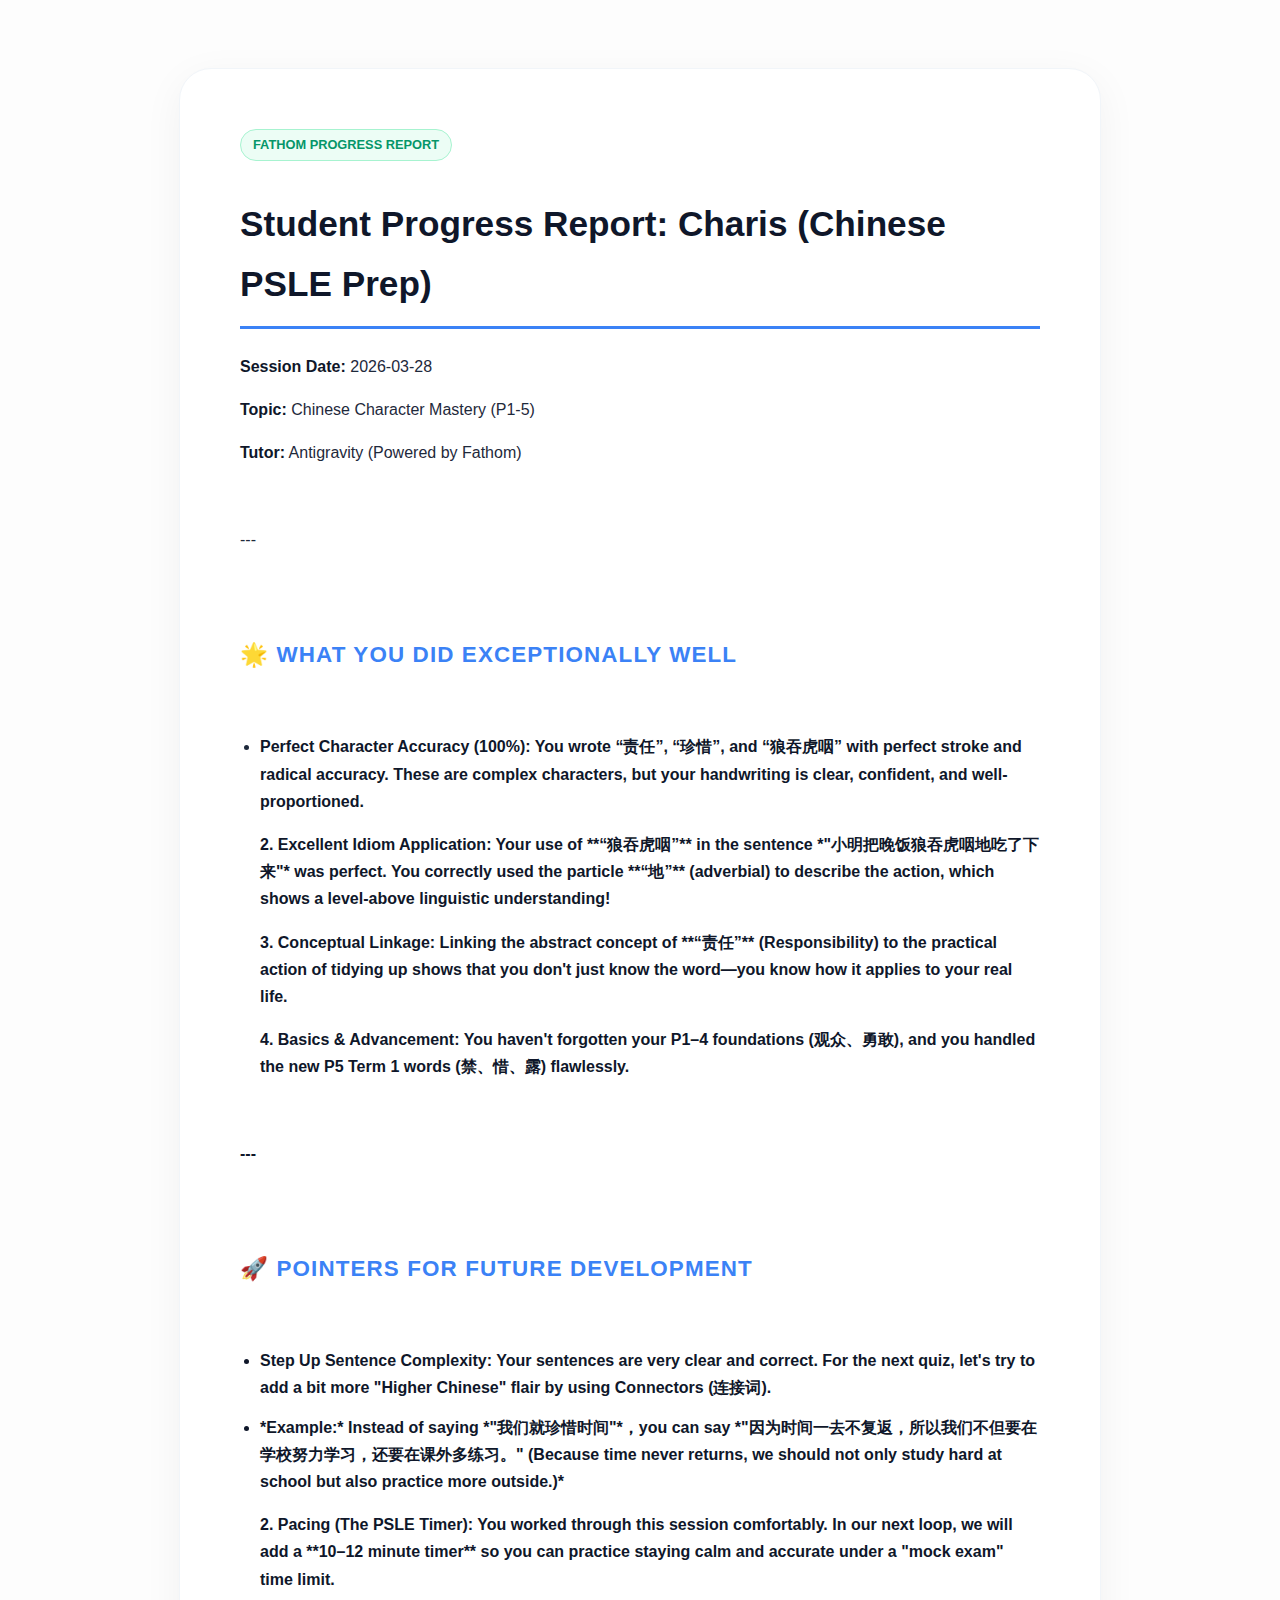
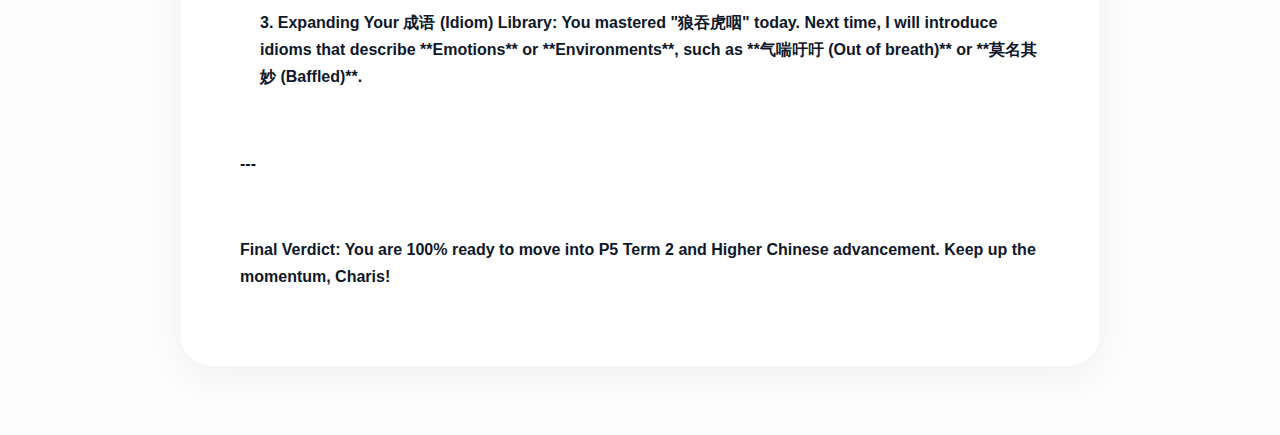
<file: fathom/chinese-report-2026-03-28.html>
<!DOCTYPE html>
<html>
<head>
    <meta charset="UTF-8"><meta name="viewport" content="width=device-width, initial-scale=1.0">
    <title>Progress Report: Charis</title>
    <style>
        body { font-family: -apple-system, sans-serif; background: #fdfdfd; color: #1e293b; line-height: 1.7; padding: 60px 20px; }
        .report { max-width: 800px; margin: 0 auto; background: #fff; padding: 60px; border-radius: 32px; box-shadow: 0 10px 40px rgba(0,0,0,0.05); border: 1px solid #f1f5f9; }
        h1 { color: #0f172a; font-size: 2.2rem; margin-bottom: 24px; border-bottom: 3px solid #3b82f6; padding-bottom: 12px; }
        h2 { color: #3b82f6; font-size: 1.4rem; margin-top: 40px; margin-bottom: 16px; text-transform: uppercase; letter-spacing: 0.05em; }
        ul { padding-left: 20px; }
        li { margin-bottom: 12px; }
        strong { color: #0f172a; font-weight: 700; }
        p { margin-bottom: 16px; }
        .badge { display: inline-block; background: #ecfdf5; color: #059669; padding: 4px 12px; border-radius: 20px; font-size: 0.8rem; font-weight: 700; border: 1px solid #a7f3d0; margin-bottom: 10px; }
    </style>
</head>
<body>
    <div class="report">
        <span class="badge">FATHOM PROGRESS REPORT</span>
        <h1>Student Progress Report: Charis (Chinese PSLE Prep)</h1>
<p><strong>Session Date:</strong> 2026-03-28</p>
<p><strong>Topic:</strong> Chinese Character Mastery (P1-5)</p>
<p><strong>Tutor:</strong> Antigravity (Powered by Fathom)</p>
<br>
<p>---</p>
<br>
<h2>🌟 What You Did Exceptionally Well</h2>
<br>
<ul>
<li> <strong>Perfect Character Accuracy (100%):<strong> You wrote <strong>“责任”<strong>, <strong>“珍惜”<strong>, and <strong>“狼吞虎咽”<strong> with perfect stroke and radical accuracy. These are complex characters, but your handwriting is clear, confident, and well-proportioned.</li>
<p>2.  <strong>Excellent Idiom Application:</strong> Your use of **“狼吞虎咽”** in the sentence *"小明把晚饭狼吞虎咽地吃了下来"* was perfect. You correctly used the particle **“地”** (adverbial) to describe the action, which shows a level-above linguistic understanding!</p>
<p>3.  <strong>Conceptual Linkage:</strong> Linking the abstract concept of **“责任”** (Responsibility) to the practical action of tidying up shows that you don't just know the word—you know how it applies to your real life.</p>
<p>4.  <strong>Basics & Advancement:</strong> You haven't forgotten your P1–4 foundations (观众、勇敢), and you handled the new P5 Term 1 words (禁、惜、露) flawlessly.</p>
</ul>
<br>
<p>---</p>
<br>
<h2>🚀 Pointers for Future Development</h2>
<br>
<ul>
<li> <strong>Step Up Sentence Complexity:<strong> Your sentences are very clear and correct. For the next quiz, let's try to add a bit more "Higher Chinese" flair by using <strong>Connectors (连接词)<strong>.</li>
<li> *Example:* Instead of saying *"我们就珍惜时间"*，you can say *"因为时间一去不复返，所以我们不但要在学校努力学习，还要在课外多练习。" (Because time never returns, we should not only study hard at school but also practice more outside.)*</li>
<p>2.  <strong>Pacing (The PSLE Timer):</strong> You worked through this session comfortably. In our next loop, we will add a **10–12 minute timer** so you can practice staying calm and accurate under a "mock exam" time limit.</p>
<p>3.  <strong>Expanding Your 成语 (Idiom) Library:</strong> You mastered "狼吞虎咽" today. Next time, I will introduce idioms that describe **Emotions** or **Environments**, such as **气喘吁吁 (Out of breath)** or **莫名其妙 (Baffled)**.</p>
</ul>
<br>
<p>---</p>
<br>
<p><strong>Final Verdict:</strong> You are 100% ready to move into P5 Term 2 and Higher Chinese advancement. Keep up the momentum, Charis!</p>

    </div>
</body>
</html>
</file>
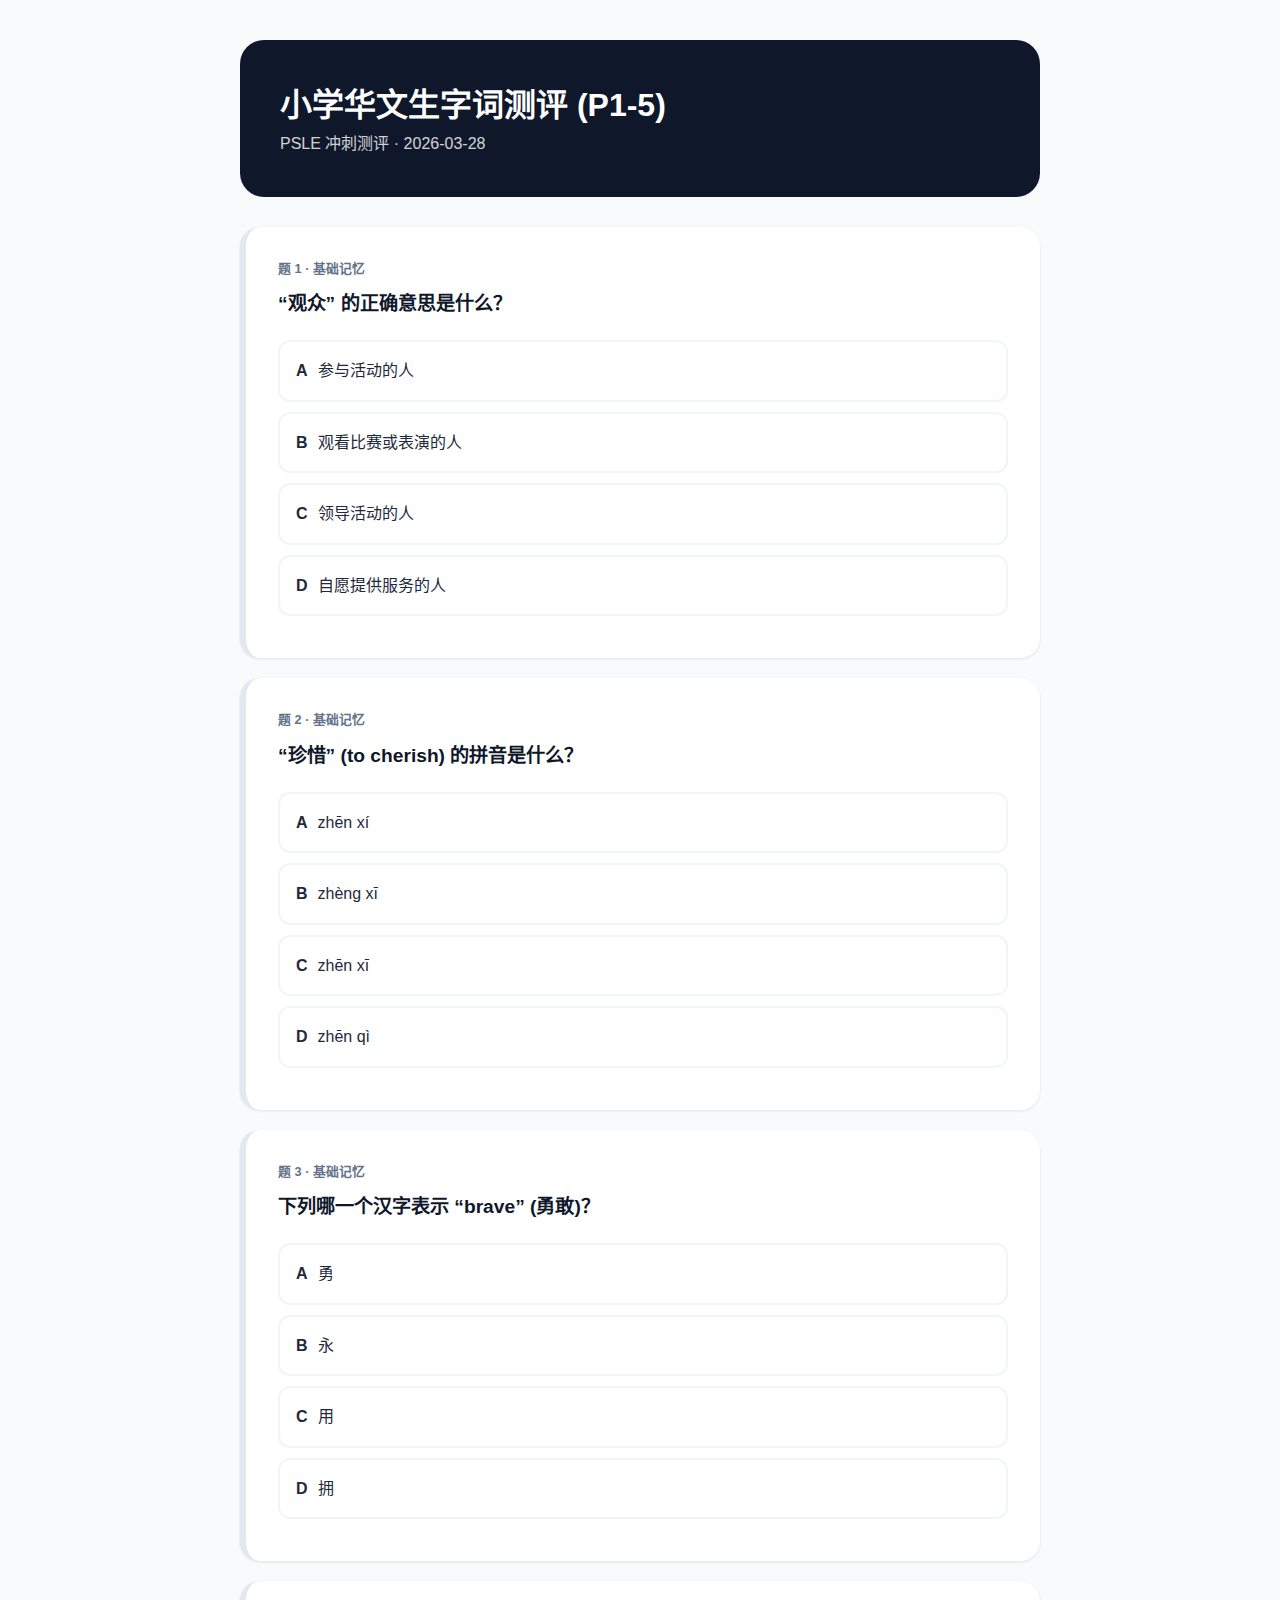
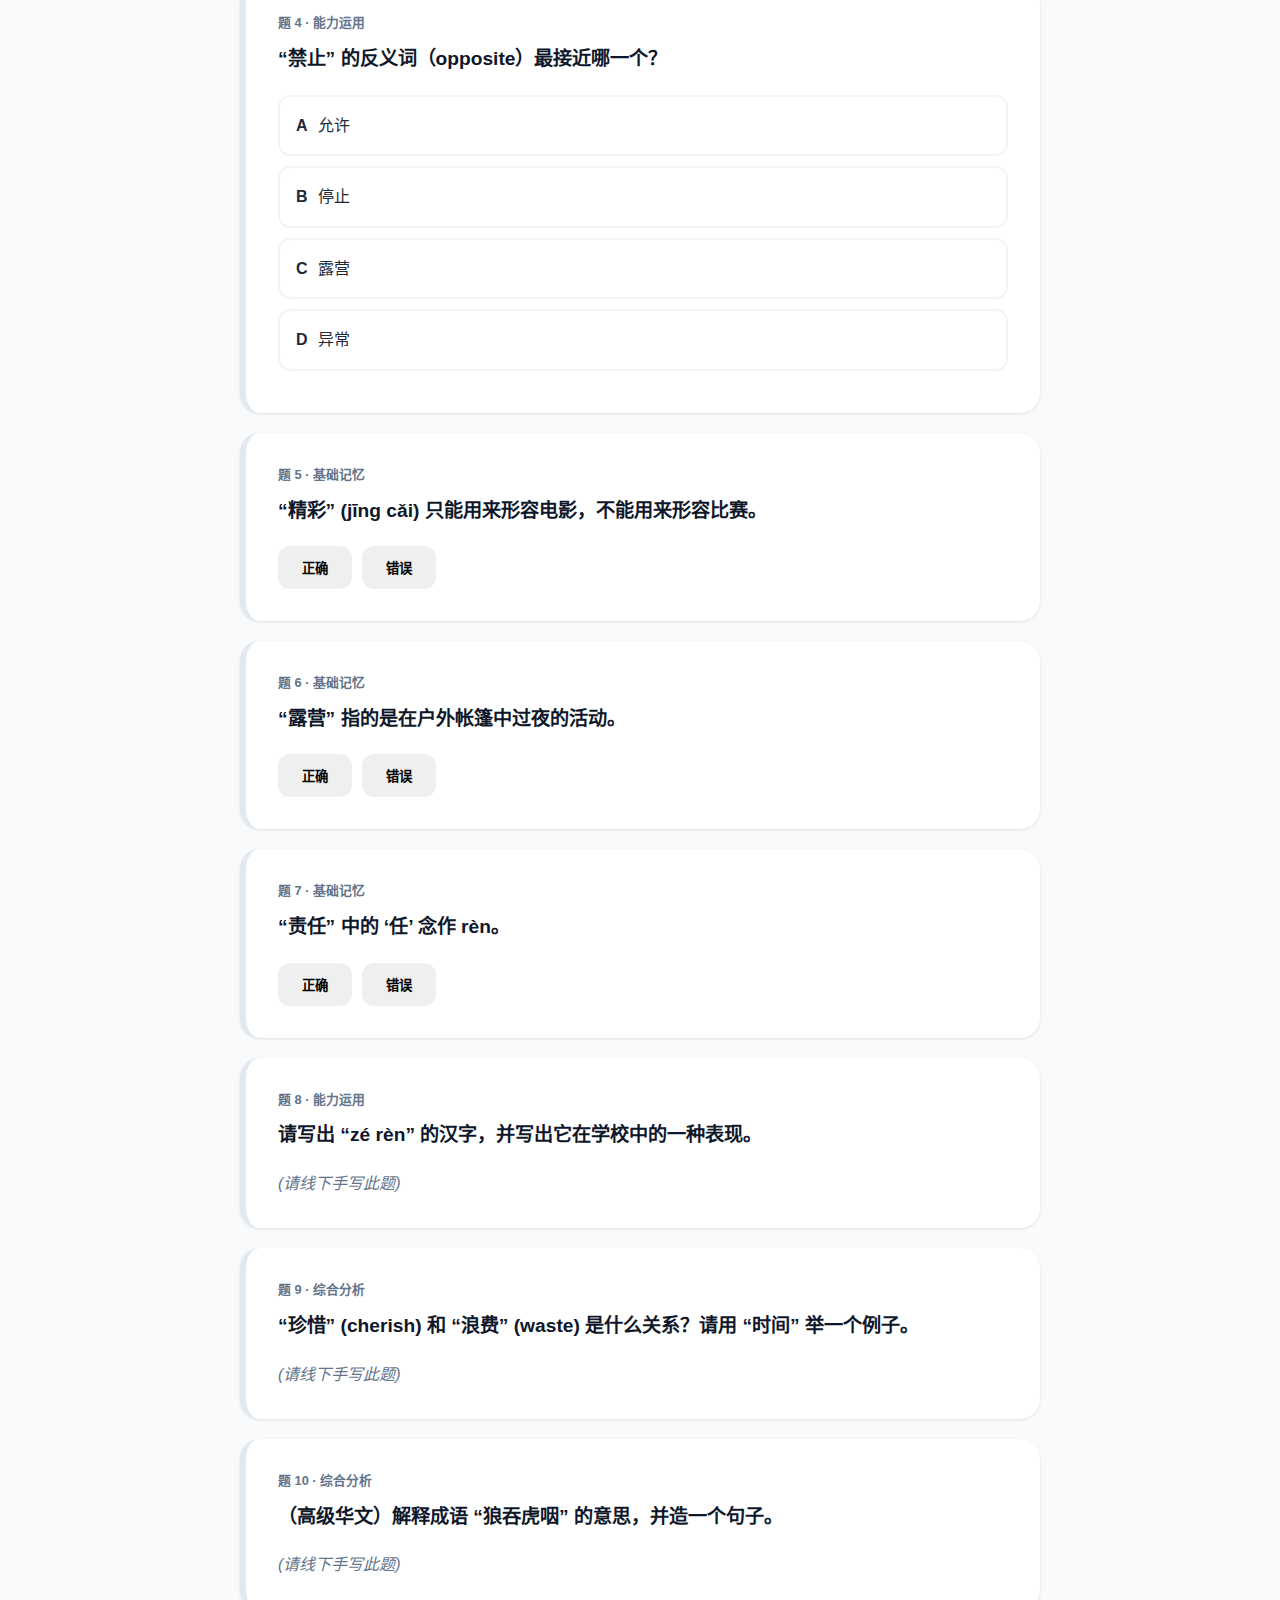
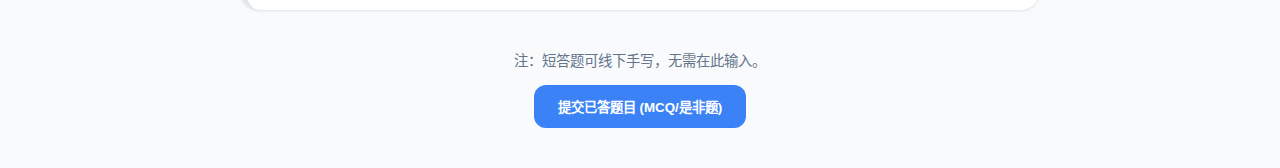
<file: fathom/chinese.html>
<!DOCTYPE html>
<html lang="zh-CN">
<head>
    <meta charset="UTF-8"><meta name="viewport" content="width=device-width, initial-scale=1.0">
    <title>测评: 小学华文生字词测评 (P1-5)</title>
    <style>
        :root { --primary: #0f172a; --accent: #3b82f6; --bg: #f8fafc; }
        * { box-sizing: border-box; margin: 0; padding: 0; }
        body { font-family: -apple-system, sans-serif; background: var(--bg); color: #1e293b; line-height: 1.6; padding: 40px 20px; }
        .container { max-width: 800px; margin: 0 auto; }
        .header { background: var(--primary); color: #fff; padding: 40px; border-radius: 24px; margin-bottom: 30px; }
        .q-card { background: #fff; border-radius: 20px; padding: 32px; margin-bottom: 20px; box-shadow: 0 1px 3px rgba(0,0,0,0.1); border-left: 6px solid #e2e8f0; }
        .q-text { font-size: 1.2rem; font-weight: 600; margin-bottom: 20px; color: var(--primary); }
        .option { padding: 16px; border: 2px solid #f1f5f9; border-radius:12px; cursor:pointer; margin-bottom:10px; display:flex; gap:10px; align-items:center; }
        .option:hover { border-color: #cbd5e1; }
        .option.selected { border-color: var(--accent); background:#eff6ff; }
        .option.correct { border-color: #10b981; background:#ecfdf5; }
        .option.incorrect { border-color: #ef4444; background:#fef2f2; }
        .btn { padding: 12px 24px; border-radius: 12px; font-weight: 700; cursor: pointer; border: none; }
        .btn-primary { background: var(--accent); color: #fff; }
        .expl { margin-top:20px; padding:20px; background:#f8fafc; border-radius:12px; display:none; }
        .score-card { background: #fff; border-radius: 32px; padding: 40px; text-align: center; box-shadow:0 10px 30px rgba(0,0,0,0.1); display:none; }
        #sync-box { width: 100%; height: 100px; margin-top: 15px; font-family:monospace; font-size:0.8rem; border-radius:8px; }
    </style>
</head>
<body>
    <div class="container" id="main-ui">
        <div class="header">
            <h1>小学华文生字词测评 (P1-5)</h1>
            <p style="opacity:0.8;">PSLE 冲刺测评 · 2026-03-28</p>
        </div>
        <div id="q-list"></div>
        <div style="text-align:center; margin-top:40px;">
            <p style="font-size:0.9rem; color:#64748b; margin-bottom:12px;">注：短答题可线下手写，无需在此输入。</p>
            <button class="btn btn-primary" onclick="finish()">提交已答题目 (MCQ/是非题)</button>
        </div>
    </div>
    <div class="container" id="score-ui" style="display:none;">
        <div class="score-card">
            <h2>🎉 同步数据已生成</h2>
            <p style="margin-top:10px;">复制下方代码发送给 <b>Antigravity</b> 即可记录进度。</p>
            <textarea id="sync-box" readonly></textarea>
            <button class="btn btn-primary" style="width:100%; margin-top:15px;" onclick="copyData()">复制同步数据</button>
            <button class="btn" style="width:100%; margin-top:10px;" onclick="location.reload()">重新作答</button>
        </div>
    </div>
<script>
const quiz = {"topic": "\u5c0f\u5b66\u534e\u6587\u751f\u5b57\u8bcd\u6d4b\u8bc4 (P1-5)", "date": "2026-03-28", "questions": [{"id": 1, "type": "mc", "level": "\u57fa\u7840\u8bb0\u5fc6", "text": "\u201c\u89c2\u4f17\u201d \u7684\u6b63\u786e\u610f\u601d\u662f\u4ec0\u4e48\uff1f", "options": ["\u53c2\u4e0e\u6d3b\u52a8\u7684\u4eba", "\u89c2\u770b\u6bd4\u8d5b\u6216\u8868\u6f14\u7684\u4eba", "\u9886\u5bfc\u6d3b\u52a8\u7684\u4eba", "\u81ea\u613f\u63d0\u4f9b\u670d\u52a1\u7684\u4eba"], "answer": 1, "expl": "\u2018\u89c2\u4f17\u2019 (gu\u0101n zh\u00f2ng) refers to the audience watching a show or match."}, {"id": 2, "type": "mc", "level": "\u57fa\u7840\u8bb0\u5fc6", "text": "\u201c\u73cd\u60dc\u201d (to cherish) \u7684\u62fc\u97f3\u662f\u4ec0\u4e48\uff1f", "options": ["zh\u0113n x\u00ed", "zh\u00e8ng x\u012b", "zh\u0113n x\u012b", "zh\u0113n q\u00ec"], "answer": 2, "expl": "\u2018\u73cd\u60dc\u2019 (zh\u0113n x\u012b) means to treasure or cherish."}, {"id": 3, "type": "mc", "level": "\u57fa\u7840\u8bb0\u5fc6", "text": "\u4e0b\u5217\u54ea\u4e00\u4e2a\u6c49\u5b57\u8868\u793a \u201cbrave\u201d (\u52c7\u6562)\uff1f", "options": ["\u52c7", "\u6c38", "\u7528", "\u62e5"], "answer": 0, "expl": "\u2018\u52c7\u2019 as in \u52c7\u6562 (y\u01d2ng g\u01cen)."}, {"id": 4, "type": "mc", "level": "\u80fd\u529b\u8fd0\u7528", "text": "\u201c\u7981\u6b62\u201d \u7684\u53cd\u4e49\u8bcd\uff08opposite\uff09\u6700\u63a5\u8fd1\u54ea\u4e00\u4e2a\uff1f", "options": ["\u5141\u8bb8", "\u505c\u6b62", "\u9732\u8425", "\u5f02\u5e38"], "answer": 0, "expl": "\u2018\u7981\u6b62\u2019 (Prohibit) vs \u2018\u5141\u8bb8\u2019 (Allow)."}, {"id": 5, "type": "tf", "level": "\u57fa\u7840\u8bb0\u5fc6", "text": "\u201c\u7cbe\u5f69\u201d (j\u012bng c\u01cei) \u53ea\u80fd\u7528\u6765\u5f62\u5bb9\u7535\u5f71\uff0c\u4e0d\u80fd\u7528\u6765\u5f62\u5bb9\u6bd4\u8d5b\u3002", "answer": false, "expl": "\u9519\u8bef\u3002\u6211\u4eec\u53ef\u4ee5\u8bf4 \u2018\u7cbe\u5f69\u7684\u7cbe\u5f69\u6bd4\u8d5b\u2019 (Wonderful match)."}, {"id": 6, "type": "tf", "level": "\u57fa\u7840\u8bb0\u5fc6", "text": "\u201c\u9732\u8425\u201d \u6307\u7684\u662f\u5728\u6237\u5916\u5e10\u7bf7\u4e2d\u8fc7\u591c\u7684\u6d3b\u52a8\u3002", "answer": true, "expl": "\u6b63\u786e\u3002\u2018\u9732\u8425\u2019 \u5c31\u662f camping\u3002"}, {"id": 7, "type": "tf", "level": "\u57fa\u7840\u8bb0\u5fc6", "text": "\u201c\u8d23\u4efb\u201d \u4e2d\u7684 \u2018\u4efb\u2019 \u5ff5\u4f5c r\u00e8n\u3002", "answer": true, "expl": "\u6b63\u786e\u3002\u8bfb\u97f3\u662f z\u00e9 r\u00e8n\u3002"}, {"id": 8, "type": "short", "level": "\u80fd\u529b\u8fd0\u7528", "text": "\u8bf7\u5199\u51fa \u201cz\u00e9 r\u00e8n\u201d \u7684\u6c49\u5b57\uff0c\u5e76\u5199\u51fa\u5b83\u5728\u5b66\u6821\u4e2d\u7684\u4e00\u79cd\u8868\u73b0\u3002", "model": "\u8d23\u4efb\u3002\u4f8b\u5982\uff1a\u6211\u8eab\u4e3a\u73ed\u957f\uff0c\u6709\u8d23\u4efb\u7ef4\u6301\u73ed\u4e0a\u7684\u79e9\u5e8f\u3002", "rubric": "1. \u6c49\u5b57\u6b63\u786e (\u8d23\u4efb). 2. \u60c5\u5883\u63cf\u8ff0\u51c6\u786e\u3002"}, {"id": 9, "type": "short", "level": "\u7efc\u5408\u5206\u6790", "text": "\u201c\u73cd\u60dc\u201d (cherish) \u548c \u201c\u6d6a\u8d39\u201d (waste) \u662f\u4ec0\u4e48\u5173\u7cfb\uff1f\u8bf7\u7528 \u201c\u65f6\u95f4\u201d \u4e3e\u4e00\u4e2a\u4f8b\u5b50\u3002", "model": "\u5b83\u4eec\u662f\u53cd\u4e49\u8bcd\u3002\u6211\u4eec\u8981\u73cd\u60dc\u65f6\u95f4\u590d\u4e60\uff0c\u4e0d\u8981\u6d6a\u8d39\u65f6\u95f4\u73a9\u624b\u673a\u6e38\u620f\u3002", "rubric": "1. \u5173\u7cfb\u8bc6\u522b\u6b63\u786e. 2. \u4f8b\u5b50\u7ed3\u5408\u65f6\u95f4\u3002"}, {"id": 10, "type": "short", "level": "\u7efc\u5408\u5206\u6790", "text": "\uff08\u9ad8\u7ea7\u534e\u6587\uff09\u89e3\u91ca\u6210\u8bed \u201c\u72fc\u541e\u864e\u54bd\u201d \u7684\u610f\u601d\uff0c\u5e76\u9020\u4e00\u4e2a\u53e5\u5b50\u3002", "model": "\u89e3\u91ca\uff1a\u5403\u4e1c\u897f\u53c8\u5feb\u53c8\u6025\u3002\u9020\u53e5\uff1a\u4ed6\u997f\u6781\u4e86\uff0c\u996d\u83dc\u4e00\u4e0a\u684c\u5c31\u5f00\u59cb\u72fc\u541e\u864e\u54bd\u5730\u5403\u4e86\u8d77\u6765\u3002", "rubric": "1. \u89e3\u91ca\u6b63\u786e. 2. \u53e5\u5b50\u901a\u987a\u3002"}]};
let answers = {};

function render() {
    const list = document.getElementById('q-list');
    quiz.questions.forEach(q => {
        const card = document.createElement('div'); card.className = 'q-card'; card.id = 'q-' + q.id;
        card.innerHTML = `<div style="font-size:0.8rem; font-weight:700; color:#64748b; margin-bottom:10px;">题 ${q.id} · ${q.level}</div><div class="q-text">${q.text}</div>`;
        const body = document.createElement('div');
        if(q.type === 'mc') {
            q.options.forEach((o, i) => {
                const opt = document.createElement('div'); opt.className = 'option'; opt.innerHTML = `<b>${String.fromCharCode(65+i)}</b> ${o}`;
                opt.onclick = () => { if(answers[q.id]===undefined) { answers[q.id]=i; opt.classList.add('selected'); document.getElementById('expl-'+q.id).style.display='block'; } };
                body.appendChild(opt);
            });
        } else if(q.type === 'tf') {
            [true, false].forEach(v => {
                const b = document.createElement('button'); b.className='btn'; b.style.marginRight='10px'; b.innerText=v?'正确':'错误';
                b.onclick = () => { if(answers[q.id]===undefined) { answers[q.id]=v; b.style.background='#bfdbfe'; document.getElementById('expl-'+q.id).style.display='block'; } };
                body.appendChild(b);
            });
        } else {
            body.innerHTML = `<p style="font-style:italic; color:#64748b;">(请线下手写此题)</p>`;
        }
        card.appendChild(body);
        const expl = document.createElement('div'); expl.className='expl'; expl.id='expl-'+q.id;
        expl.innerHTML = `<p><b>答案:</b> ${q.type==='mc'?String.fromCharCode(65+q.answer):(q.answer?'正确':'错误')}</p><p>${q.expl||''}</p>`;
        if(q.type !== 'short') card.appendChild(expl);
        list.appendChild(card);
    });
}

function finish() {
    document.getElementById('main-ui').style.display = 'none';
    document.getElementById('score-ui').style.display = 'block';
    document.getElementById('sync-box').value = JSON.stringify({topic:quiz.topic, date:quiz.date, answers:answers, note:"Short answers offline"});
}

function copyData() {
    document.getElementById('sync-box').select();
    document.execCommand('copy');
    alert('已复制！');
}

render();
</script>
</body>
</html>
</file>
<file: styles.css>
.grid-container {
    display: grid;
    grid-template-columns: auto auto auto auto;
    grid-gap: 10px;
    background-color: black;
    grid-template-columns: repeat(2, 2fr);
  }
  
.grid-container > div {
background-color: black;
text-align: center;
padding: 20px 0;
font-size: 24px;
font-family: Arial, Helvetica, sans-serif
}

.pause, .bttns {
    background-color: #808080;
    border: 5px solid white;
    color: white;
    padding: 25px 25px;
    text-align: center;
    text-decoration: none;
    display: inline-block;
    font-size: 30px;
  }

  @media screen and (min-width: 414px) and (max-width: 736px){
    .div-only-mobile{
     display:none;
     }
   }

html, body {
    height: 100%;
    margin: 0;
}

body {
    background: black;
    display: flex;
    align-items: center;
    justify-content: center;
}

canvas {
    border: 1px solid white;
}
</file>
